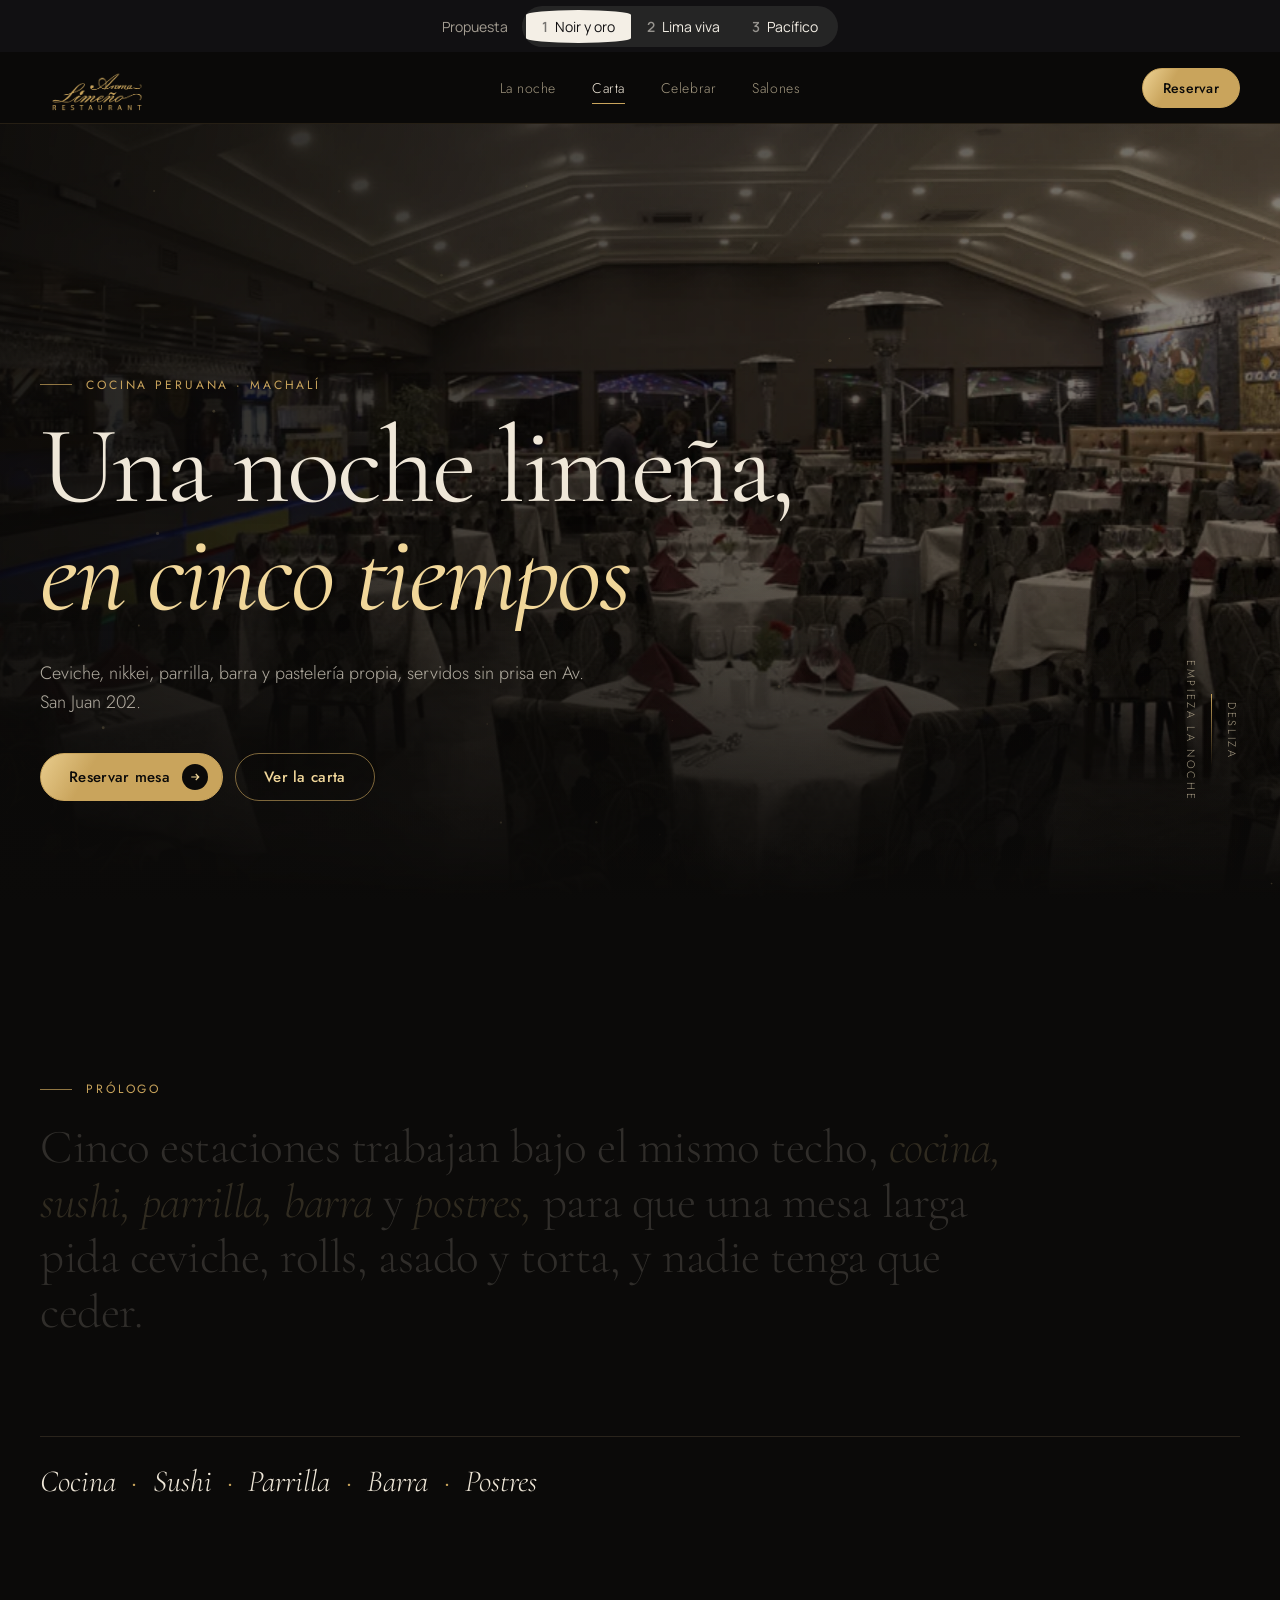
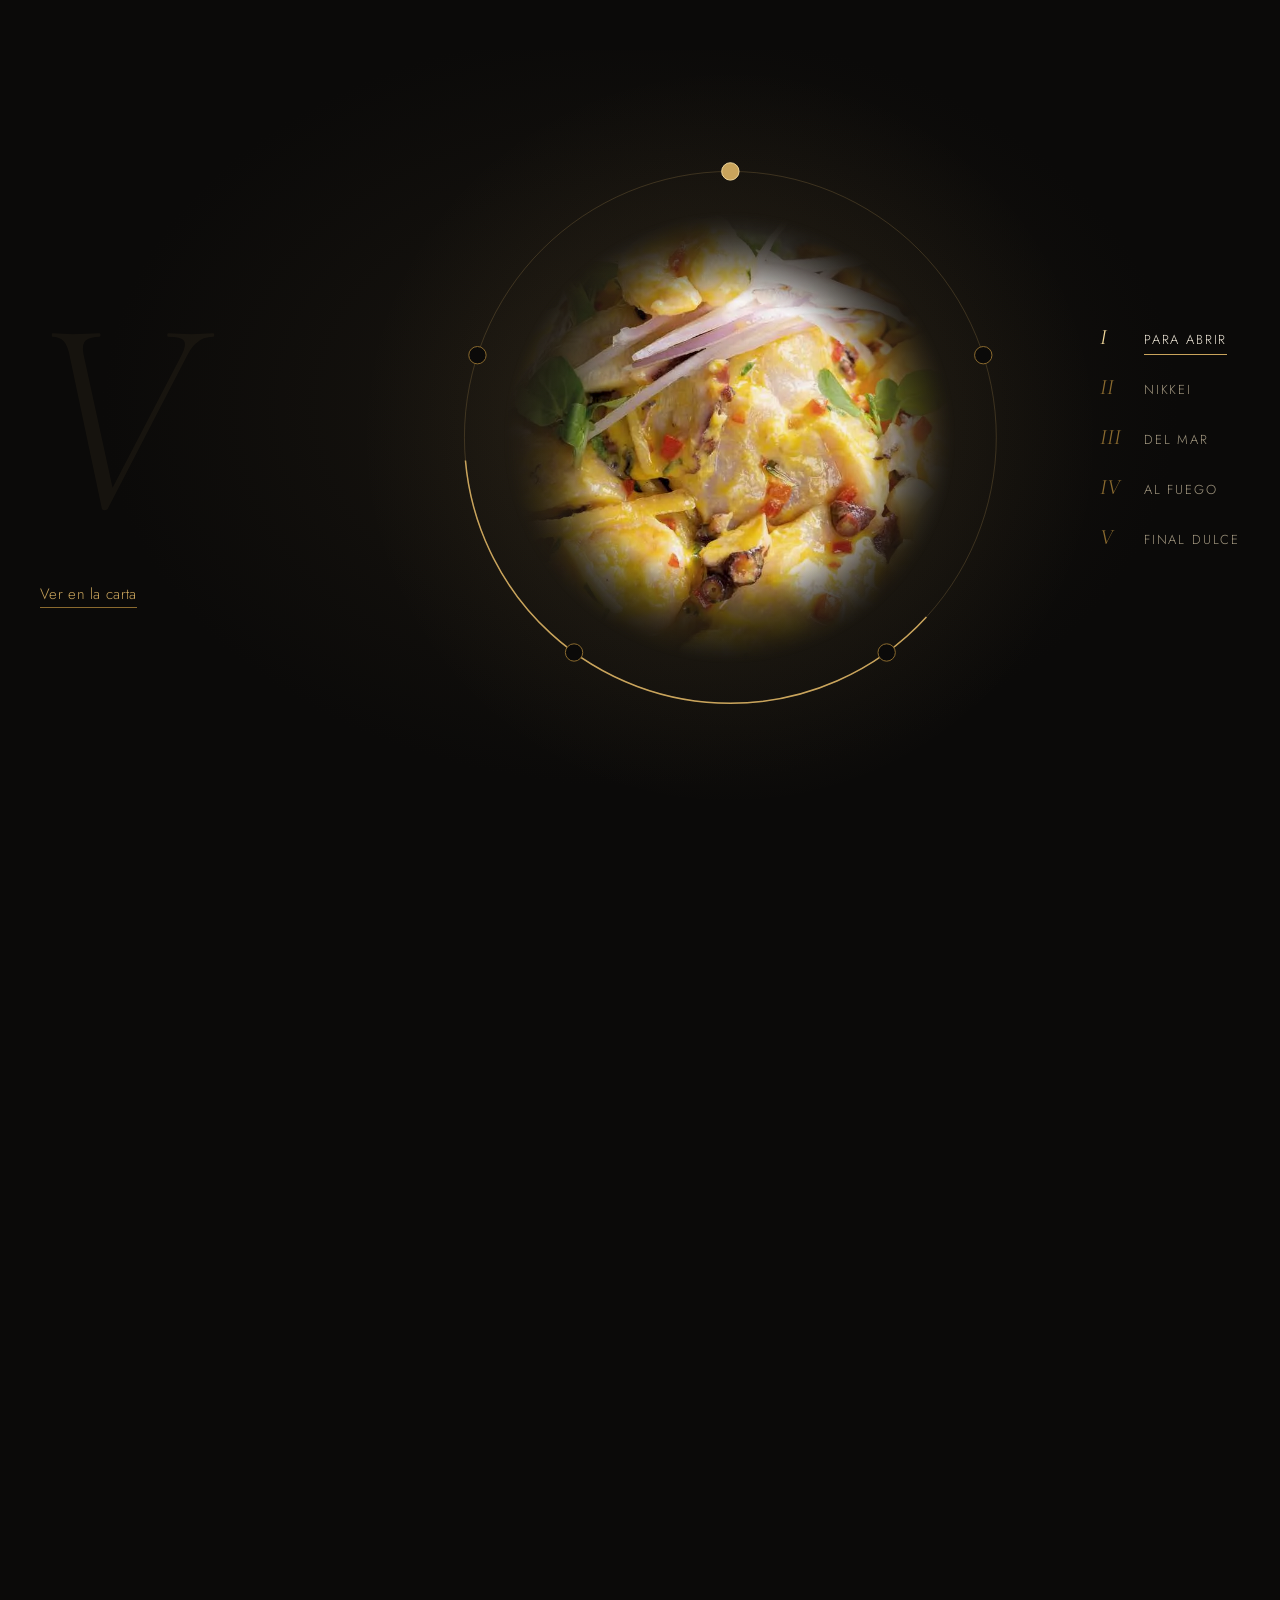
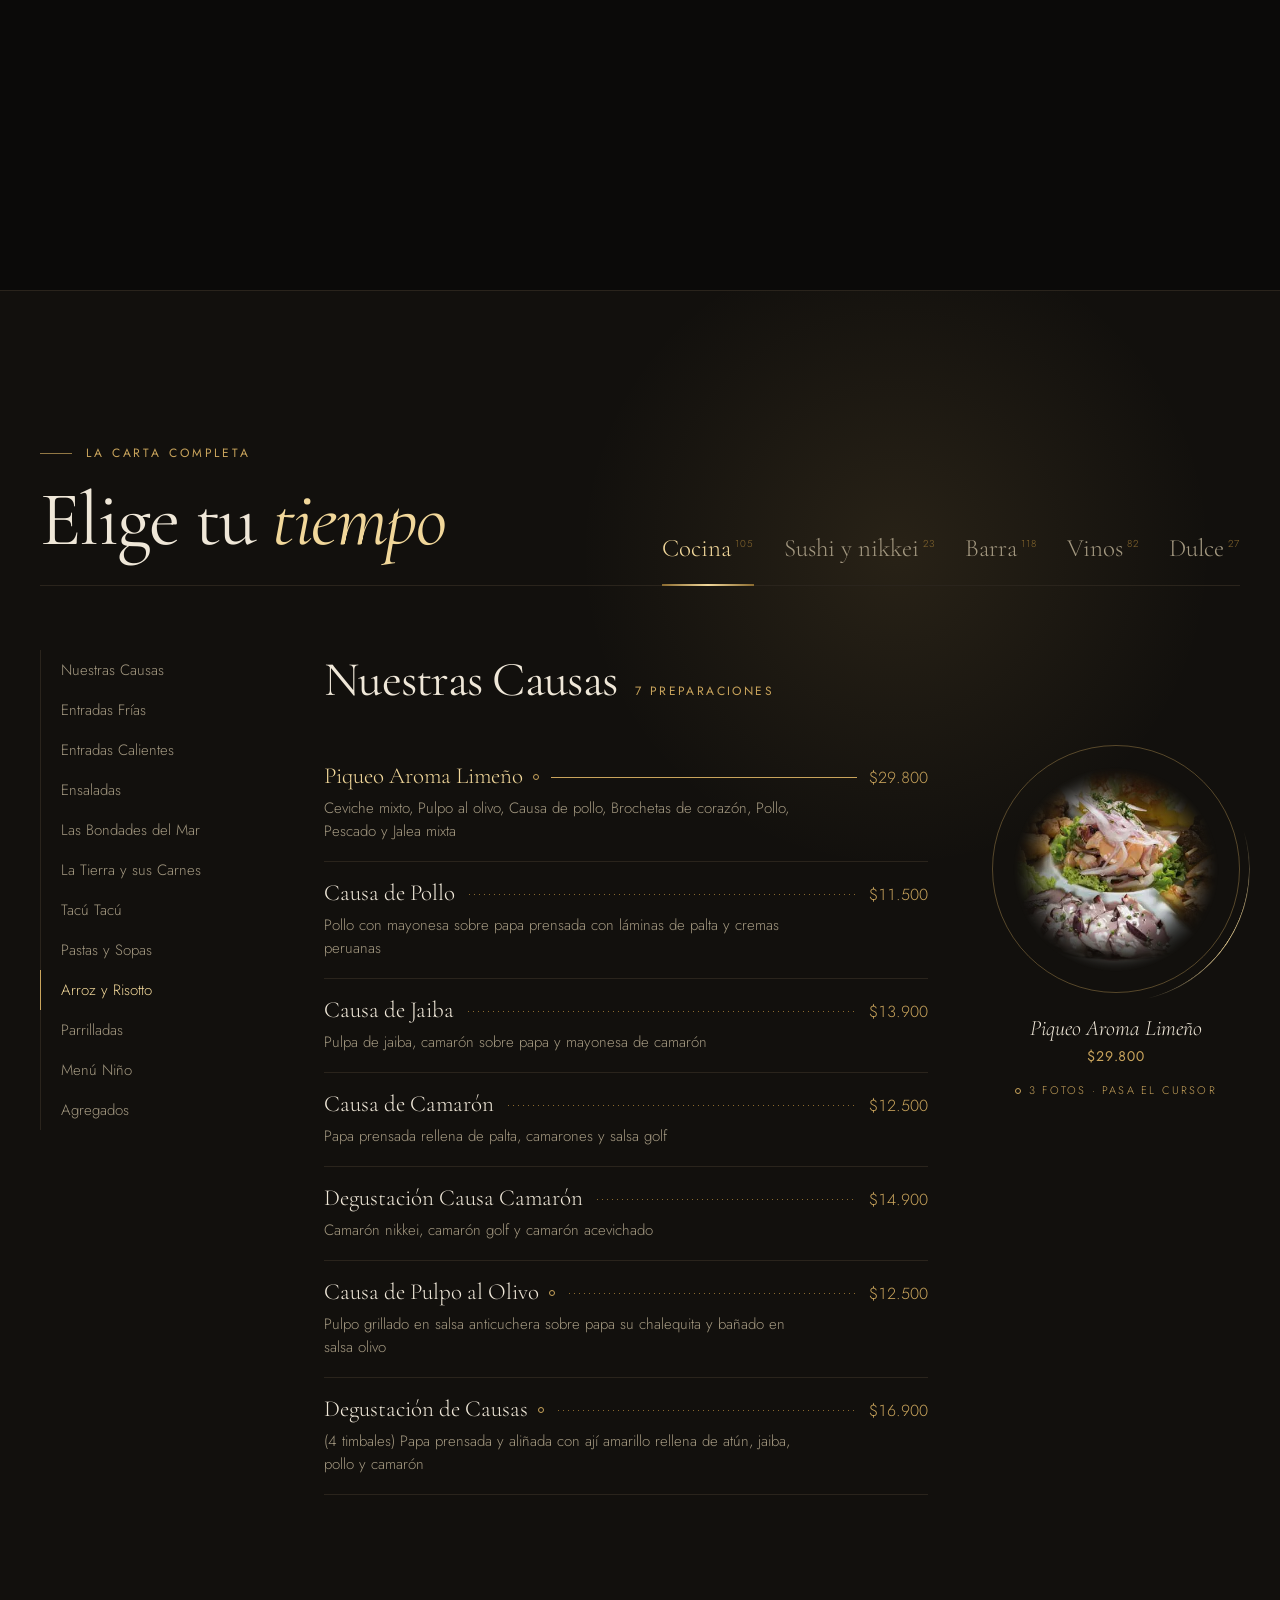
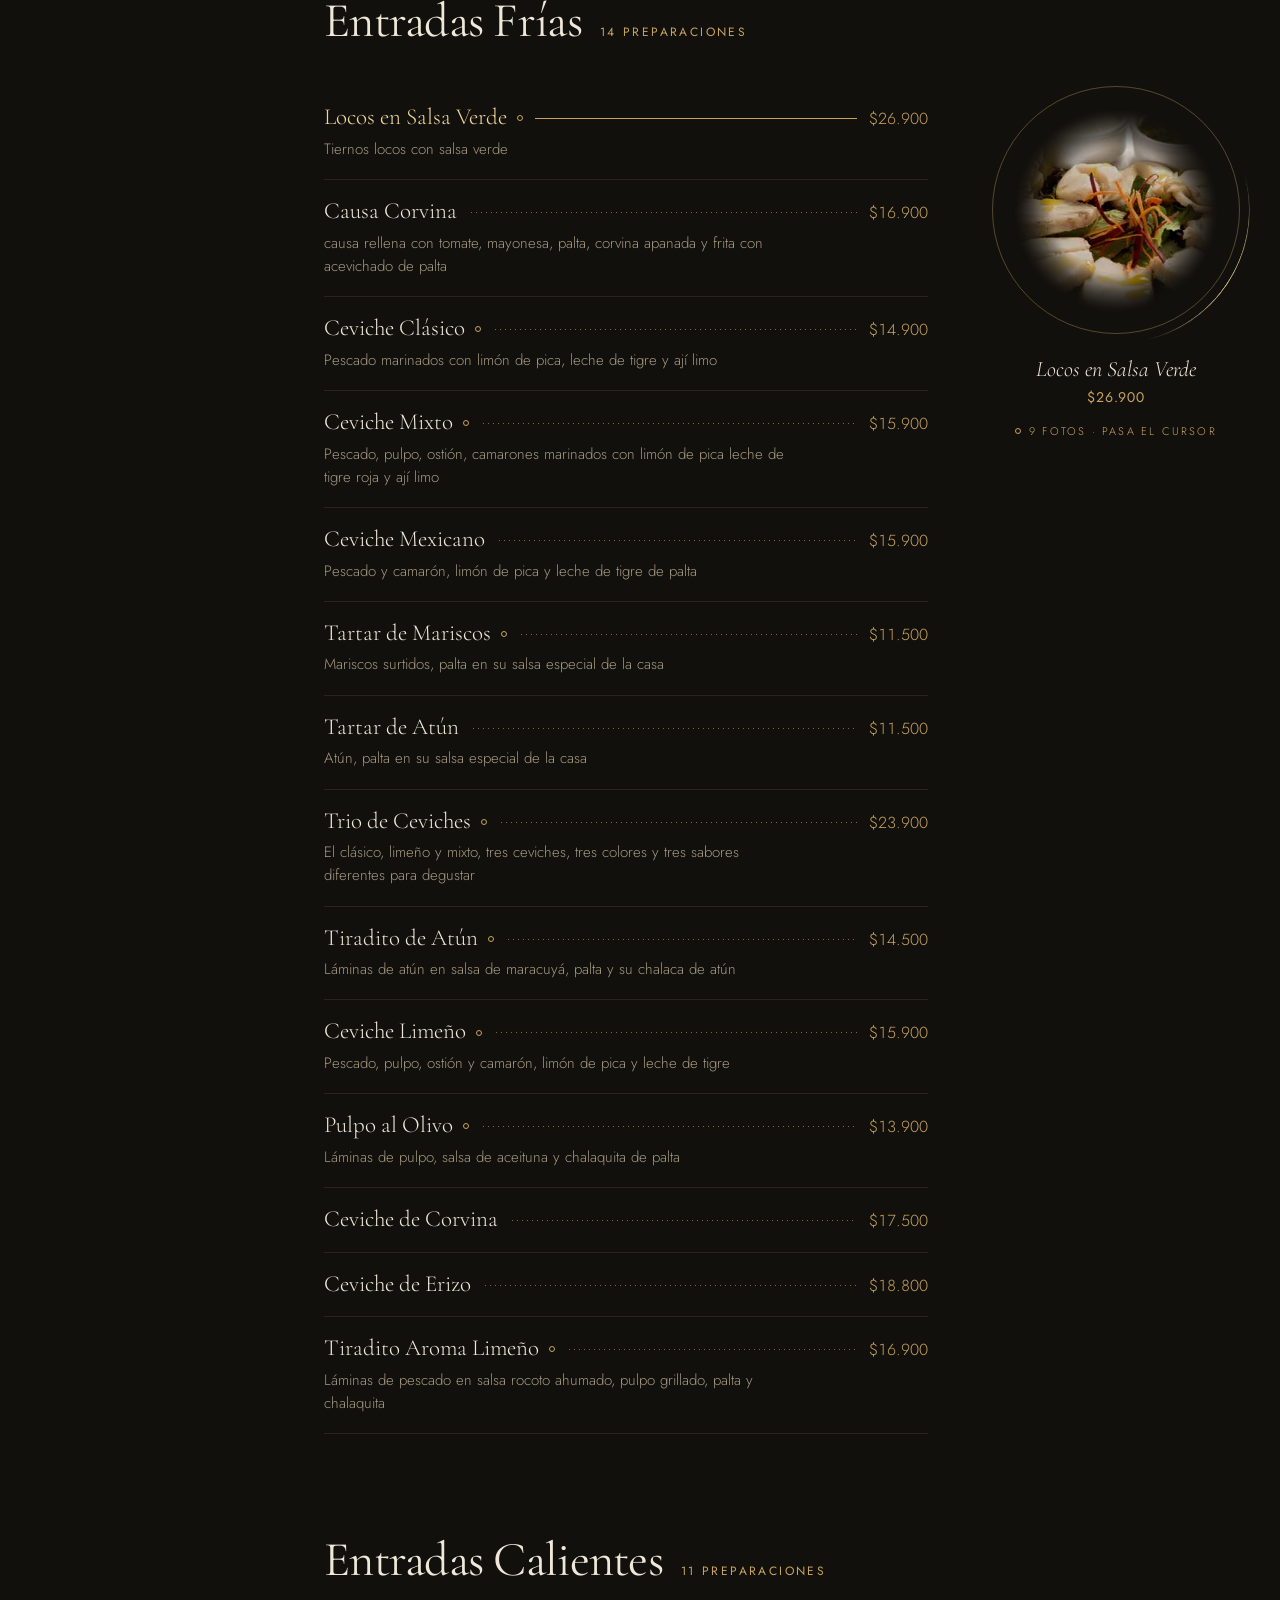
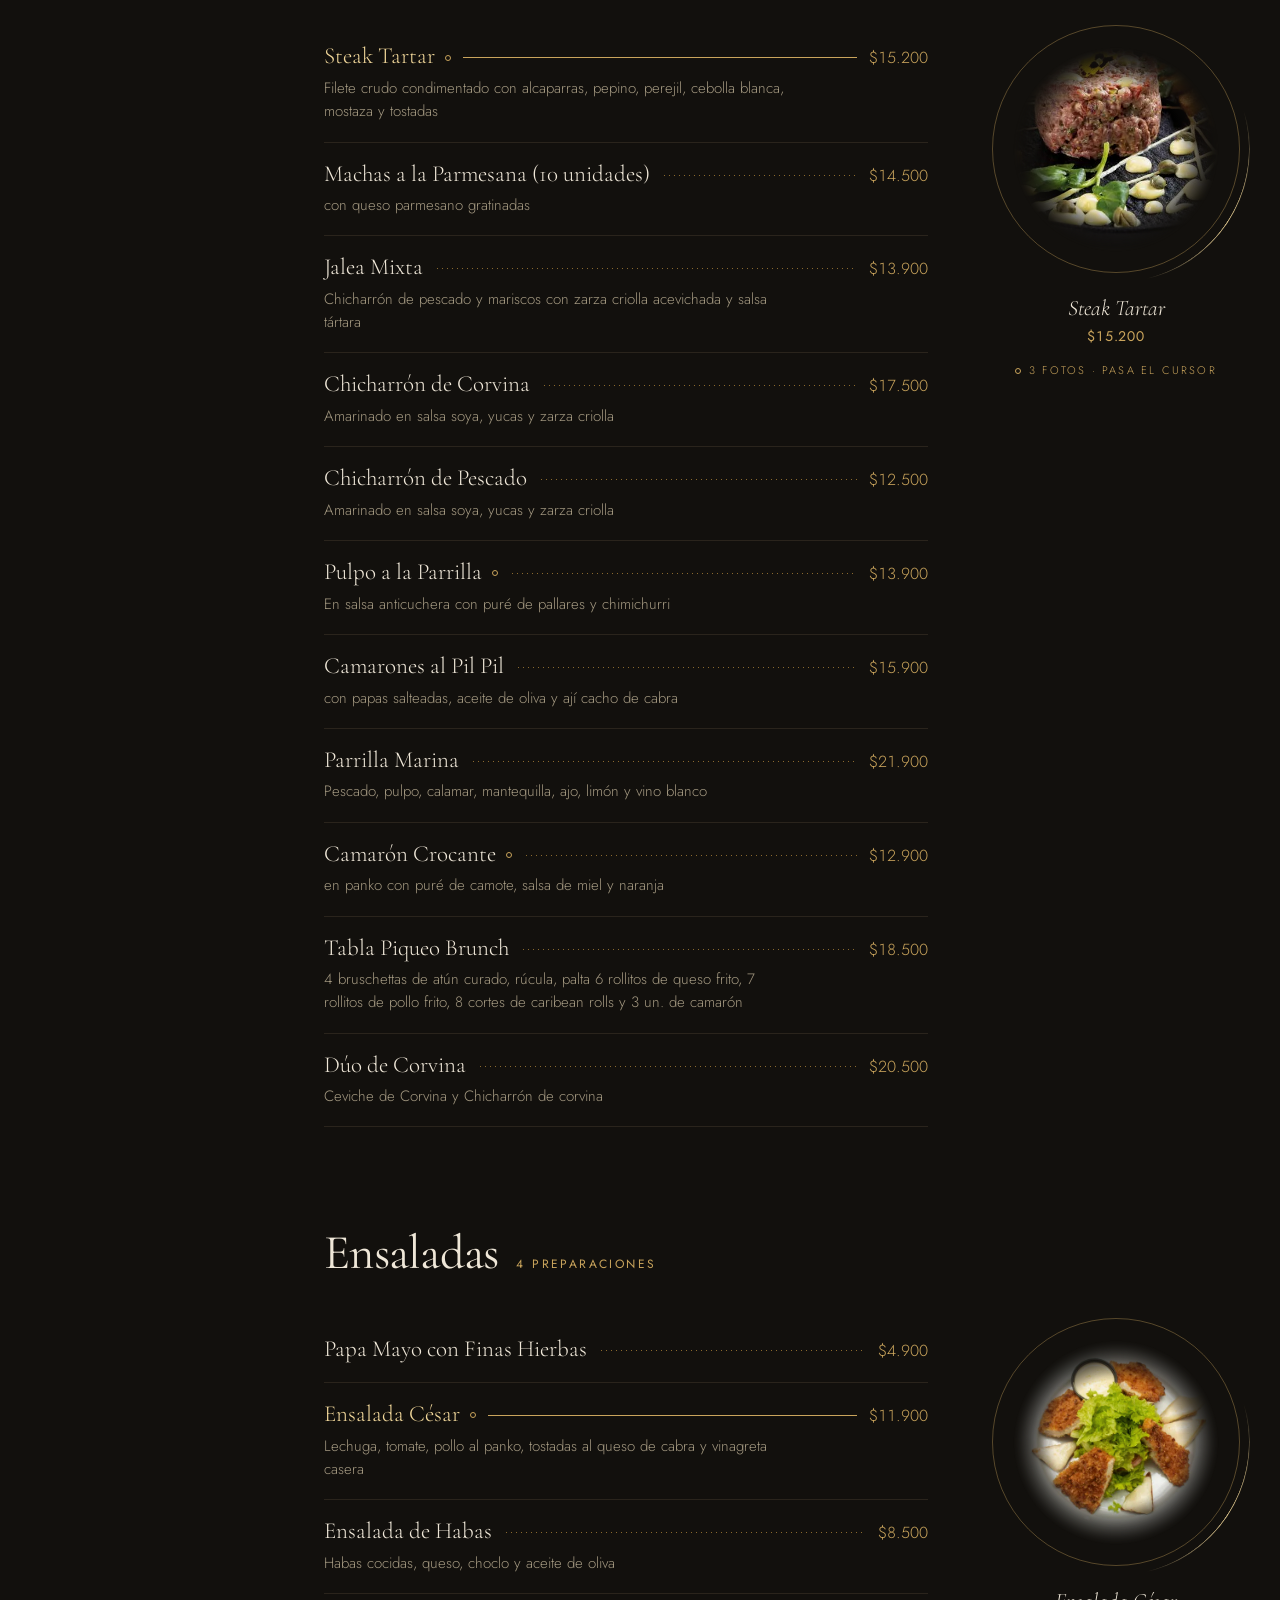
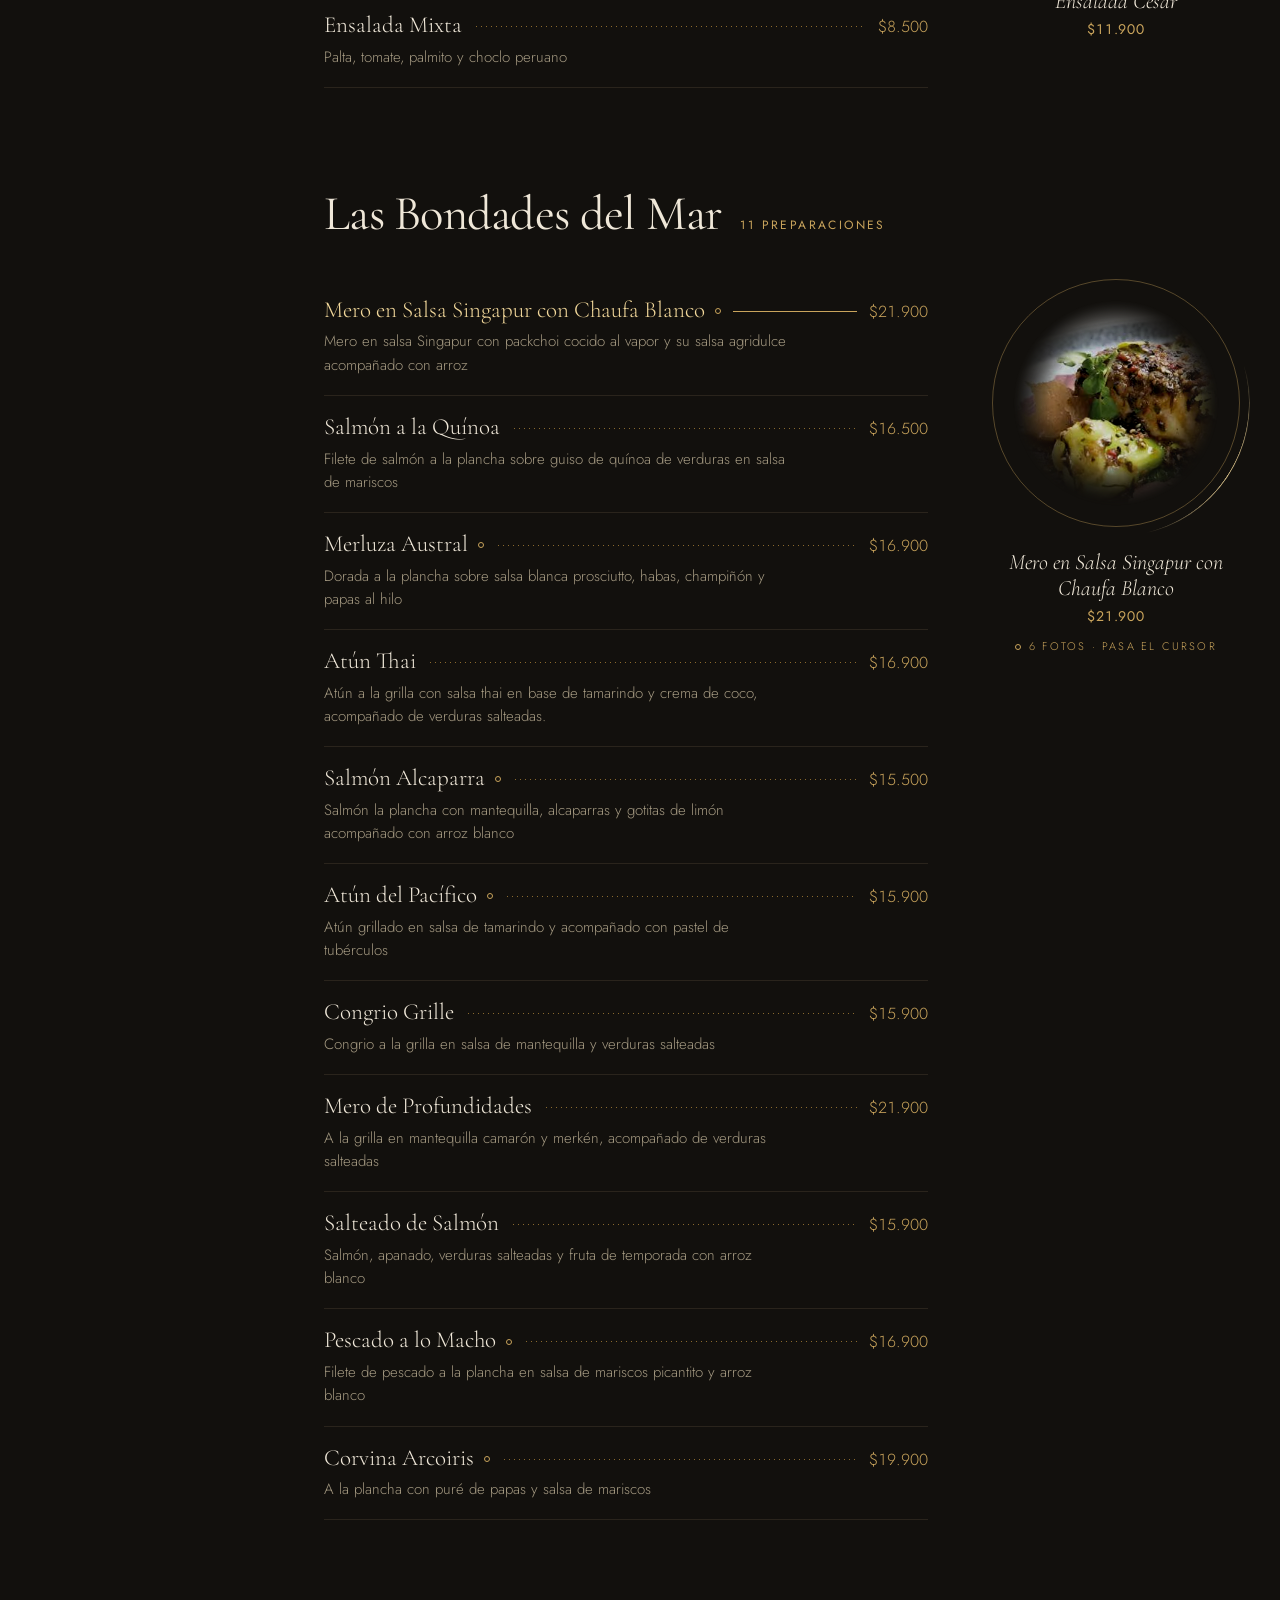
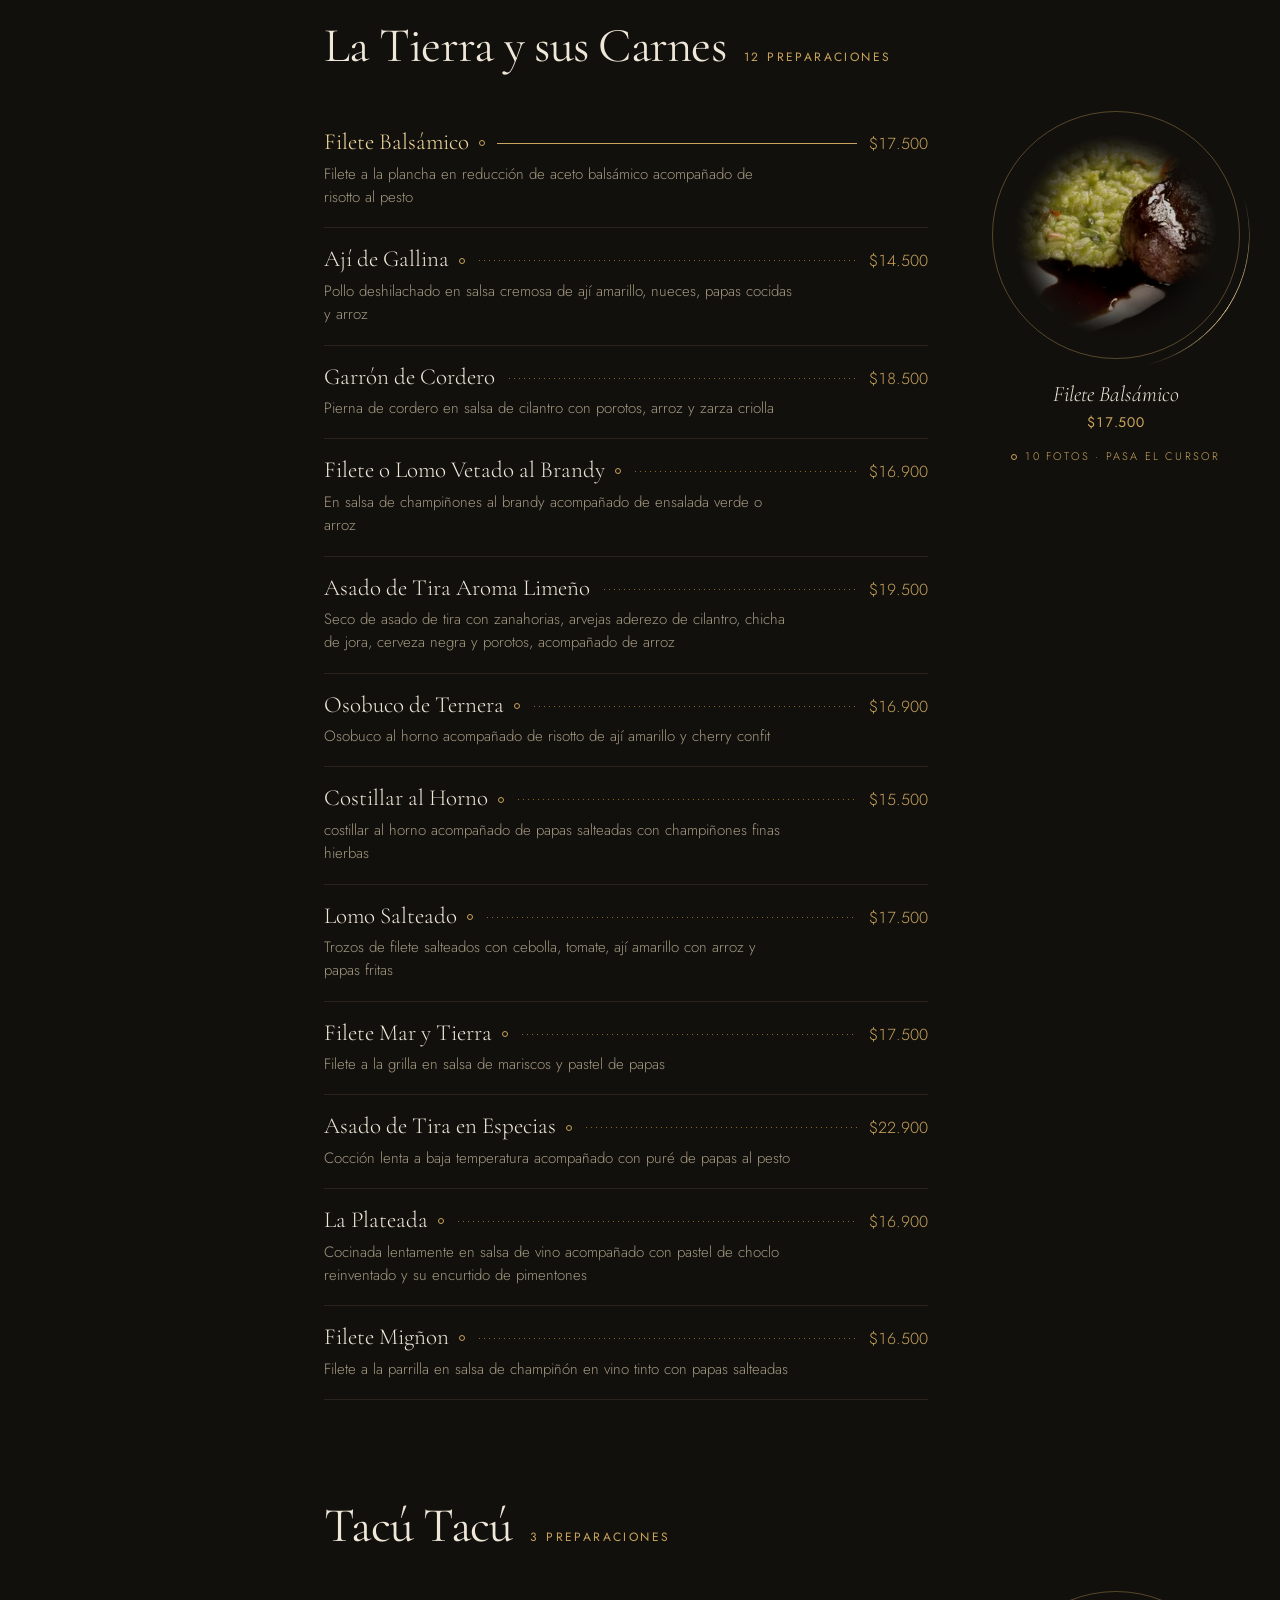
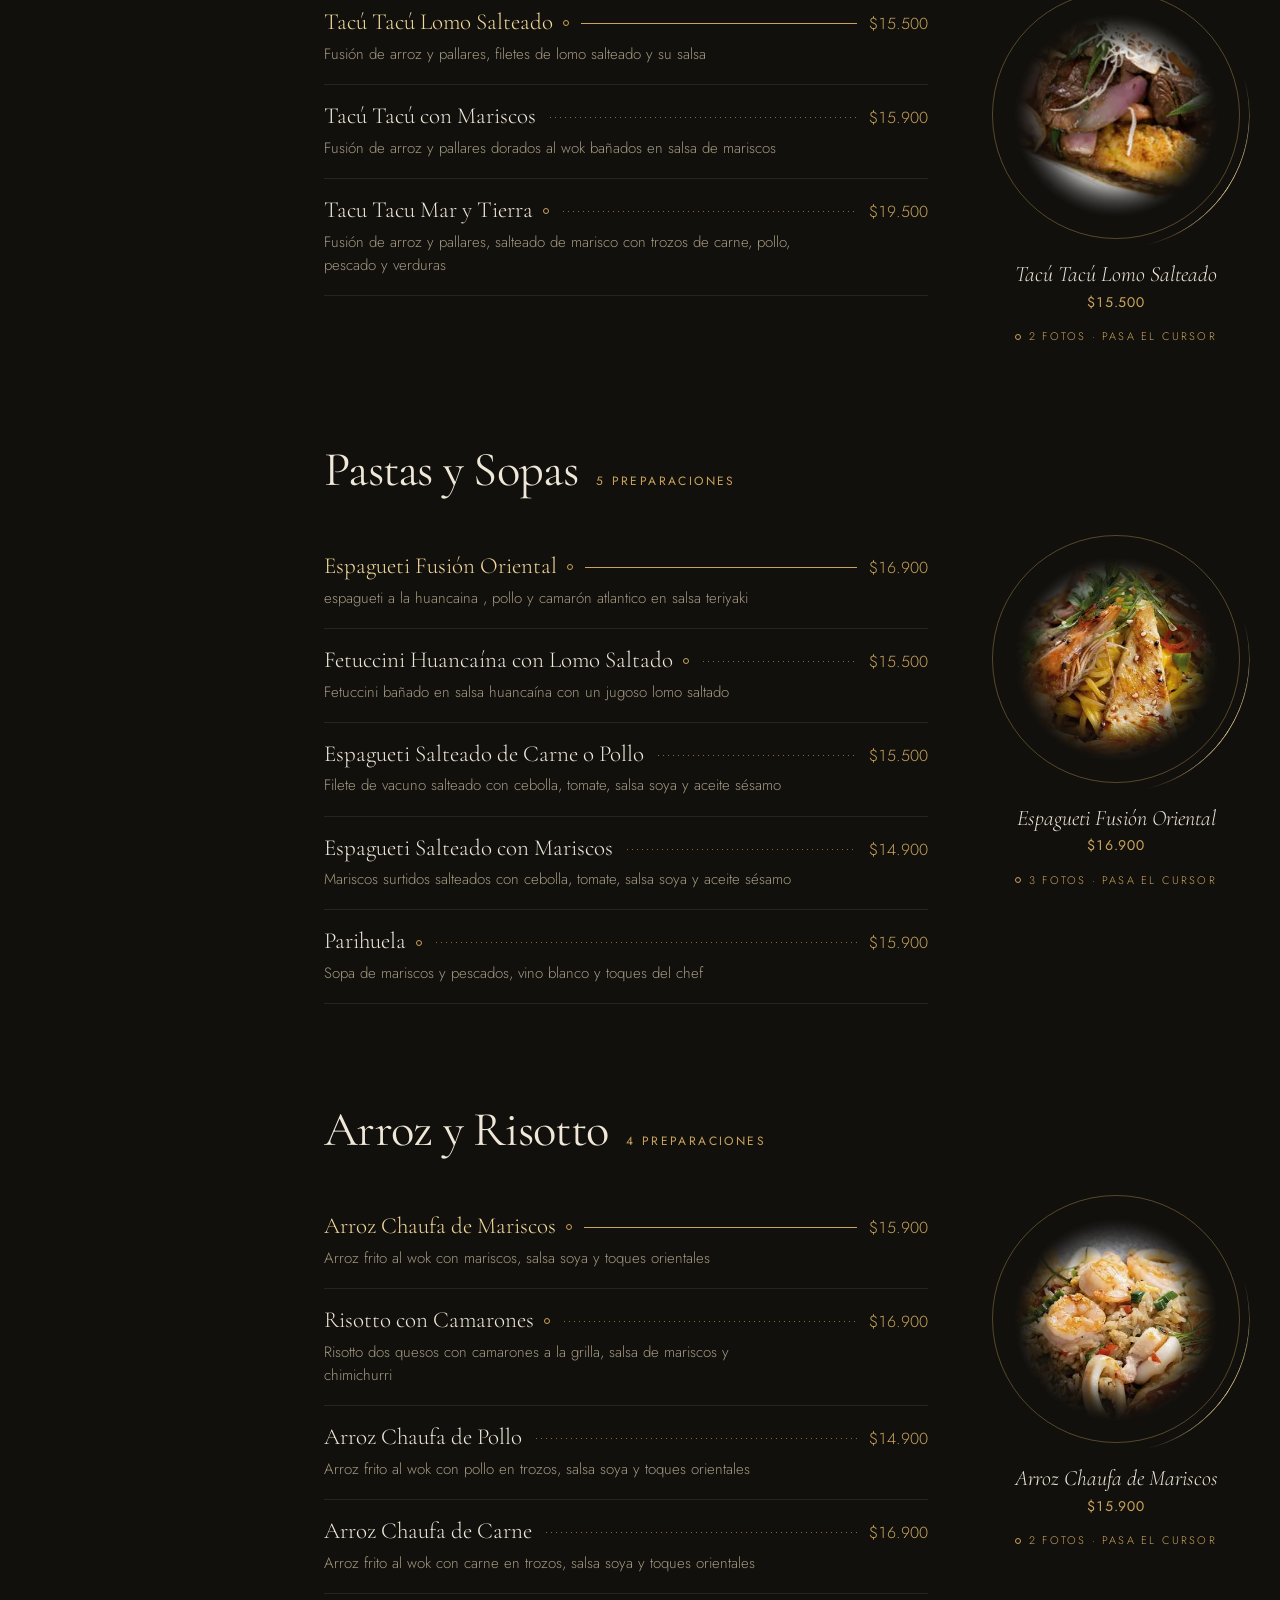
<file: index.html>
<!doctype html>
<html lang="es" data-version="noir">
<head>
<meta charset="utf-8">
<meta name="robots" content="noindex, nofollow">
<meta name="viewport" content="width=device-width, initial-scale=1">
<title>Aroma Limeño · Noir y oro</title>
<meta name="description" content="Tres propuestas de sitio web para Aroma Limeño Restaurant, cocina peruana en Machalí y Rancagua.">
<meta name="theme-color" content="#0b0a09">
<link rel="icon" href="img/logo.png">
<link rel="preconnect" href="https://fonts.googleapis.com">
<link rel="preconnect" href="https://fonts.gstatic.com" crossorigin>
<link href="https://fonts.googleapis.com/css2?family=Cormorant+Garamond:ital,wght@0,400;0,500;0,600;1,400&family=Jost:wght@300;400;500&family=Bodoni+Moda:opsz,wght@6..96,400;6..96,500&family=Outfit:wght@300;400;500&family=Instrument+Serif&family=Manrope:wght@400;500;600&display=swap" rel="stylesheet">
<link rel="stylesheet" href="css/base.css">
<link rel="stylesheet" href="css/noir.css">
<script>document.documentElement.classList.add('js');try{var xy=sessionStorage.getItem('al-xy');if(xy){xy=xy.split(',');document.documentElement.style.setProperty('--vt-x',xy[0]+'px');document.documentElement.style.setProperty('--vt-y',xy[1]+'px');sessionStorage.removeItem('al-xy');}}catch(e){}</script>
</head>
<body>

<div class="switcher" role="navigation" aria-label="Selector de propuesta">
  <span class="switcher__label">Propuesta</span>
  <div class="switcher__track">
    <span class="switcher__thumb" aria-hidden="true"></span>
    <a class="switcher__btn" href="index.html" data-go="noir"><b>1</b> Noir y oro</a>
    <a class="switcher__btn" href="lima.html" data-go="lima"><b>2</b> Lima viva</a>
    <a class="switcher__btn" href="pacifico.html" data-go="pacifico"><b>3</b> Pacífico</a>
  </div>
</div>

<div class="v v-noir" data-v="noir">
  <canvas class="n-dust" aria-hidden="true"></canvas>
  <a class="n-skip" href="#n-carta">Saltar a la carta</a>

  <header class="n-nav">
    <a href="index.html" class="n-logo logo-mask" aria-label="Aroma Limeño, inicio"></a>
    <nav aria-label="Principal">
      <a href="#n-tiempos" data-scroll>La noche</a>
      <a href="#n-carta" data-scroll>Carta</a>
      <a href="#n-celebrar" data-scroll>Celebrar</a>
      <a href="#n-salones" data-scroll>Salones</a>
    </nav>
    <div class="n-nav__end">
      <a class="n-btn n-btn--sm" href="#n-reserva" data-scroll>Reservar</a>
      <button class="n-burger" type="button" aria-expanded="false" aria-controls="n-menu" aria-label="Abrir menú"><i></i><i></i></button>
    </div>
  </header>
  <div class="n-menu" id="n-menu" hidden>
    <nav aria-label="Menú móvil">
      <a href="#n-tiempos" data-scroll><b>I</b>La noche</a>
      <a href="#n-carta" data-scroll><b>II</b>Carta</a>
      <a href="#n-celebrar" data-scroll><b>III</b>Celebrar</a>
      <a href="#n-salones" data-scroll><b>IV</b>Salones</a>
      <a href="#n-reserva" data-scroll><b>V</b>Reservas</a>
    </nav>
    <p class="n-menu__tel"><a href="tel:+56722489968">(72) 248 9968</a> · <a href="tel:+56722489928">(72) 248 9928</a></p>
  </div>

  <main>
    <!-- 1 · HERO -->
    <section class="n-hero" aria-labelledby="n-h1">
      <div class="n-hero__bg"><img src="img/g029.webp" alt="Salón principal de Aroma Limeño con mesas vestidas de blanco" fetchpriority="high"></div>
      <div class="n-hero__inner">
        <p class="n-eyebrow n-in" style="--d:.15s">Cocina peruana · Machalí</p>
        <h1 class="n-hero__title" id="n-h1">
          <span class="n-line"><span class="n-in n-in--up" style="--d:.25s">Una noche limeña,</span></span>
          <span class="n-line"><em class="n-in n-in--up" style="--d:.4s">en cinco tiempos</em></span>
        </h1>
        <p class="n-hero__lead n-in" style="--d:.7s">Ceviche, nikkei, parrilla, barra y pastelería propia, servidos sin prisa en Av. San Juan 202.</p>
        <div class="n-hero__acts n-in" style="--d:.85s">
          <a class="n-btn" href="tel:+56722489968">Reservar mesa <span class="n-btn__ic" aria-hidden="true"><svg viewBox="0 0 16 16"><path d="M3 8h10M9 4l4 4-4 4"/></svg></span></a>
          <a class="n-btn n-btn--line" href="#n-carta" data-scroll>Ver la carta</a>
        </div>
      </div>
      <a class="n-cue n-in" style="--d:1.1s" href="#n-prologo" data-scroll><span>Desliza</span><i aria-hidden="true"></i><span>empieza la noche</span></a>
    </section>

    <!-- 2 · PRÓLOGO -->
    <section class="n-prologo" id="n-prologo" aria-label="Prólogo">
      <div class="wrap">
        <p class="n-eyebrow">Prólogo</p>
        <p class="n-mani" data-mani>Cinco estaciones trabajan bajo el mismo techo, cocina, sushi, parrilla, barra y postres, para que una mesa larga pida ceviche, rolls, asado y torta, y nadie tenga que ceder.</p>
        <ul class="n-est" aria-label="Las cinco estaciones">
          <li>Cocina</li><li>Sushi</li><li>Parrilla</li><li>Barra</li><li>Postres</li>
        </ul>
      </div>
    </section>

    <!-- 3 · CINCO TIEMPOS (signature) -->
    <section class="n-tiempos" id="n-tiempos" aria-labelledby="n-tiempos-h">
      <div class="n-stage">
        <h2 class="sr" id="n-tiempos-h">La noche en cinco tiempos</h2>
        <ol class="n-steps" aria-label="Tiempos de la noche"></ol>
        <div class="n-plate">
          <div class="n-plate__halo" aria-hidden="true"></div>
          <div class="n-plate__stack"></div>
          <svg class="n-ring" viewBox="0 0 200 200" aria-hidden="true">
            <circle class="n-ring__base" cx="100" cy="100" r="98"/>
            <circle class="n-ring__prog" cx="100" cy="100" r="98" pathLength="1"/>
            <g class="n-ring__ticks"></g>
          </svg>
        </div>
        <div class="n-stage__copy">
          <span class="n-ghost" aria-hidden="true">I</span>
          <p class="n-eyebrow n-t-eye"><span class="n-mask"><span>Tiempo I · Cocina y barra</span></span></p>
          <h3 class="n-t-name"><span class="n-mask"><span>Ceviche Limeño</span></span></h3>
          <p class="n-t-desc"><span class="n-mask"><span></span></span></p>
          <p class="n-t-meta"><span class="n-mask"><span></span></span></p>
          <button class="n-link n-t-go" type="button">Ver en la carta</button>
        </div>
      </div>
    </section>

    <!-- 4 · CARTA -->
    <section class="n-carta" id="n-carta" aria-labelledby="n-carta-h">
      <div class="n-glow" aria-hidden="true"></div>
      <div class="wrap">
        <div class="n-carta__head">
          <div>
            <p class="n-eyebrow">La carta completa</p>
            <h2 class="n-h2" id="n-carta-h">Elige tu <em>tiempo</em></h2>
          </div>
          <div class="n-tabsw"><div class="n-tabs" role="tablist" aria-label="Grupos de la carta"><span class="n-tabs__bar" aria-hidden="true"></span></div></div>
        </div>
        <div class="n-carta__body">
          <div class="n-indexw"><nav class="n-index" aria-label="Secciones del grupo"></nav></div>
          <div class="n-panel" id="n-panel" role="tabpanel"></div>
        </div>
        <noscript><p>Revisa la <a href="https://aromalimeno.cl/wp-content/uploads/2024/11/carta_Oct24-1.pdf">carta en PDF</a>.</p></noscript>
      </div>
    </section>

    <!-- 5 · CELEBRAR -->
    <section class="n-cele" id="n-celebrar" aria-labelledby="n-cele-h">
      <div class="wrap">
        <div class="n-cele__head reveal">
          <p class="n-eyebrow">Fuera de carta</p>
          <h2 class="n-h2" id="n-cele-h">Para <em>celebrar</em></h2>
        </div>
        <div class="n-cele__grid">
          <article class="n-card n-card--noche reveal">
            <div class="n-card__ph"><img src="img/g025.webp" alt="Degustación de postres de la casa en vasitos" loading="lazy"></div>
            <span class="n-card__num" aria-hidden="true">I</span>
            <h3>Postres y tortas de la casa</h3>
            <p>Tortas por encargo de 5 a 50 personas, también sin azúcar, con decoración a pedido.</p>
            <a class="n-card__cta" href="https://aromalimeno.cl/tortas/">Ver tortas</a>
          </article>
          <article class="n-card reveal">
            <div class="n-card__ph"><img src="img/g020.webp" alt="Parrilla para compartir con carnes, papas y salsas" loading="lazy"></div>
            <span class="n-card__num" aria-hidden="true">II</span>
            <h3>Banquetería</h3>
            <p>Menús para cumpleaños, empresas y celebraciones, en el local o donde estés.</p>
            <a class="n-card__cta" href="tel:+56722489928">Cotizar evento</a>
          </article>
          <article class="n-card n-card--noche reveal">
            <div class="n-card__ph"><img src="img/g024.webp" alt="Roll de sushi en plato blanco" loading="lazy"></div>
            <span class="n-card__num" aria-hidden="true">III</span>
            <h3>Delivery</h3>
            <p>La carta completa en tu casa, con pedido en línea.</p>
            <a class="n-card__cta" href="https://aromalimeno.getagil.com/pedir">Pedir ahora</a>
          </article>
        </div>
        <div class="n-dots" aria-hidden="true"><i class="is-on"></i><i></i><i></i></div>
      </div>
    </section>

    <!-- 6 · SALONES -->
    <section class="n-salones" id="n-salones" aria-labelledby="n-sal-h">
      <div class="n-salones__media"><img src="img/g029.webp" alt="Rincón del salón con mural peruano, banquetas y mesas vestidas de blanco" loading="lazy"></div>
      <div class="wrap n-salones__txt">
        <p class="n-eyebrow">La casa</p>
        <h2 class="n-h2" id="n-sal-h">Tres salones <em>y varias terrazas</em></h2>
        <div class="n-salones__cols">
          <p><b>Para la familia.</b> Ambientes separados para venir con niños, cómodos para todos.</p>
          <p><b>Para la sobremesa.</b> Rincones más tranquilos para conversar sin apuro hasta el último café.</p>
        </div>
      </div>
    </section>

    <!-- 7 · RESERVA -->
    <section class="n-reserva" id="n-reserva" aria-labelledby="n-res-h">
      <div class="wrap">
        <p class="n-eyebrow reveal">Reservas</p>
        <h2 class="n-reserva__title reveal" id="n-res-h">La mesa <em>está puesta.</em></h2>
        <div class="n-reserva__grid">
          <div class="n-reserva__tels reveal">
            <p class="n-eyebrow">Llama y reserva</p>
            <a href="tel:+56722489968">(72) 248 9968</a>
            <a href="tel:+56722489928">(72) 248 9928</a>
            <a class="n-reserva__mail" href="mailto:contacto@aromalimeno.cl">contacto@aromalimeno.cl</a>
          </div>
          <dl class="n-reserva__info reveal">
            <div><dt>Dirección</dt><dd>Av. San Juan 202, Machalí, Rancagua<br><a class="n-link" href="https://maps.google.com/?q=Av.+San+Juan+202,+Machal%C3%AD">Cómo llegar</a></dd></div>
            <div><dt>En casa</dt><dd><a class="n-link" href="https://aromalimeno.getagil.com/pedir">Pedir delivery</a><br><a class="n-link" href="https://aromalimeno.cl/tortas/">Encargar tortas</a></dd></div>
            <div><dt>Síguenos</dt><dd><a class="n-link" href="https://www.instagram.com/aromalimenorgua/">Instagram</a><br><a class="n-link" href="https://www.facebook.com/Restaurantaromalimeno/">Facebook</a></dd></div>
          </dl>
        </div>
      </div>
    </section>
  </main>

  <footer class="n-foot">
    <div class="wrap n-foot__row">
      <span class="n-logo logo-mask n-logo--big" role="img" aria-label="Aroma Limeño"></span>
      <p>Aroma Limeño Restaurant · Cocina peruana · Machalí, Rancagua</p>
    </div>
  </footer>
</div>

<script src="js/carta.js"></script>
<script src="js/base.js"></script>
<script src="js/noir.js"></script>
</body>
</html>
</file>
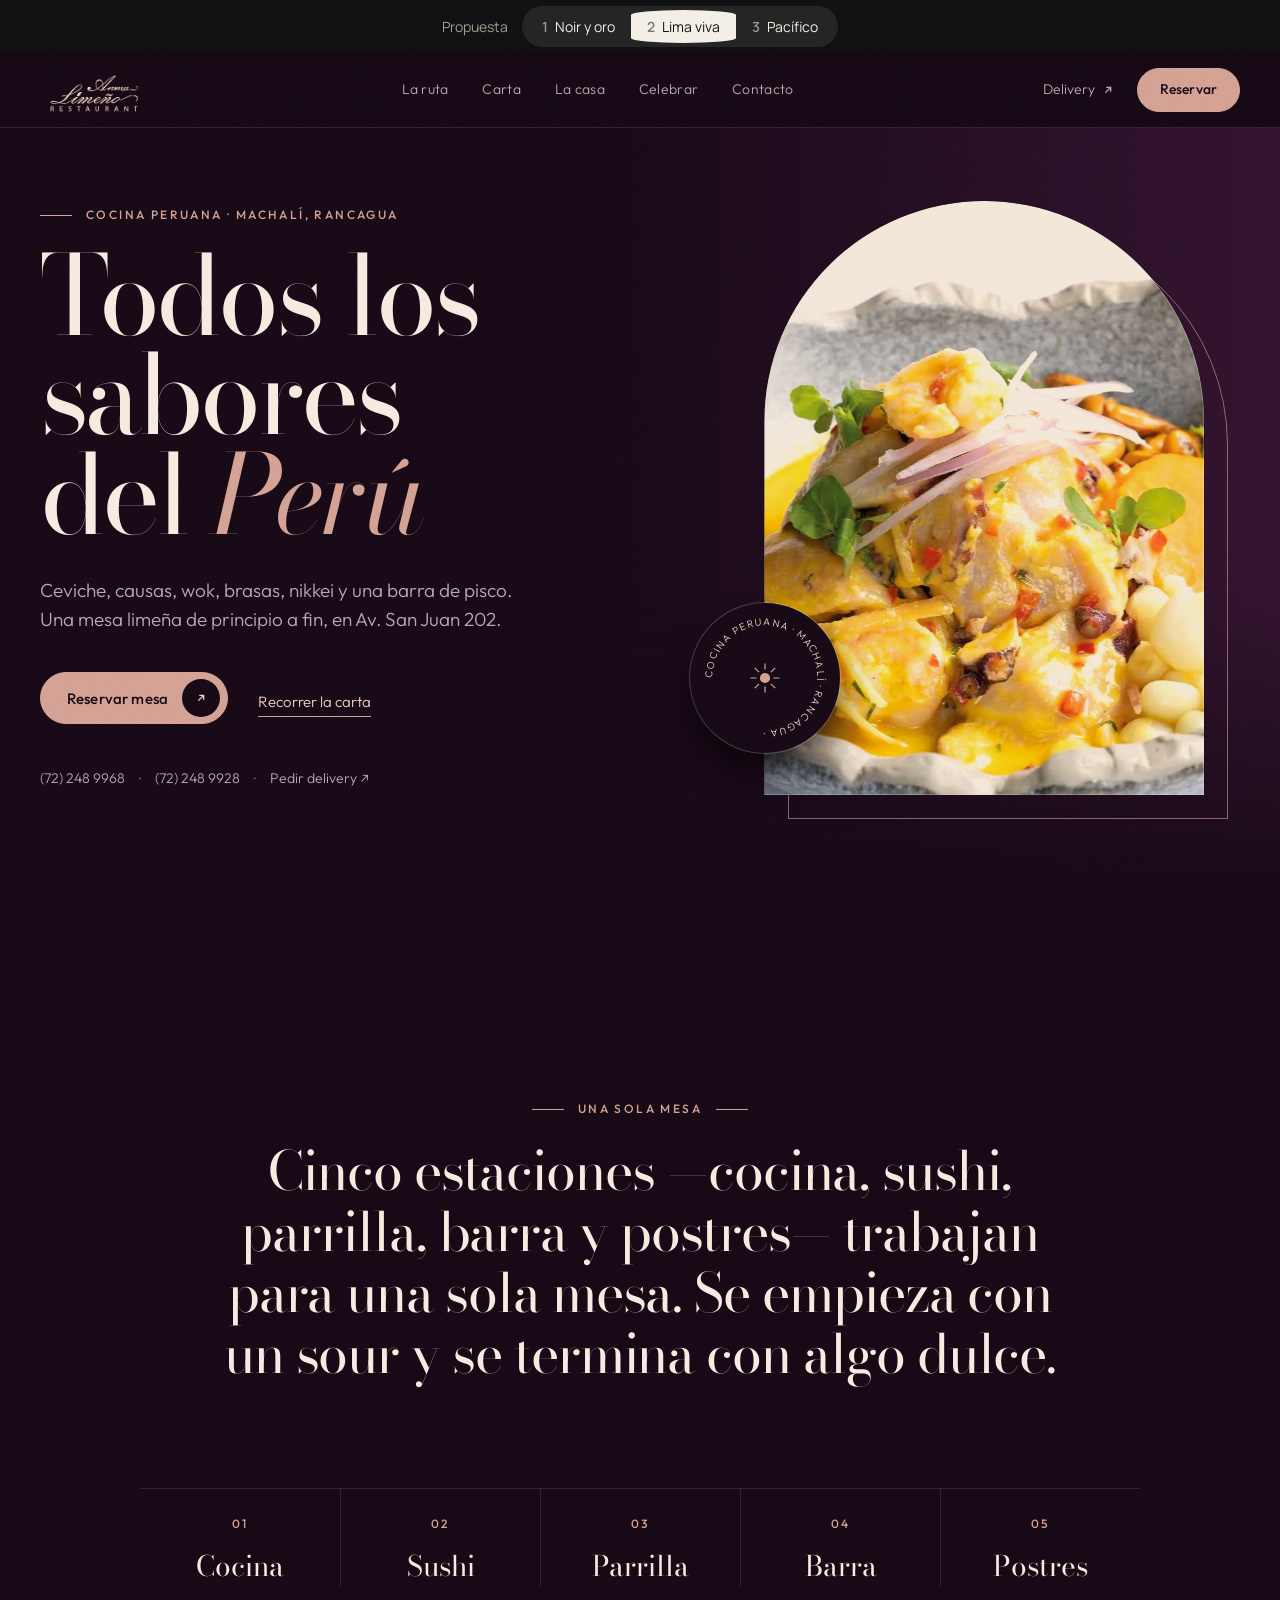
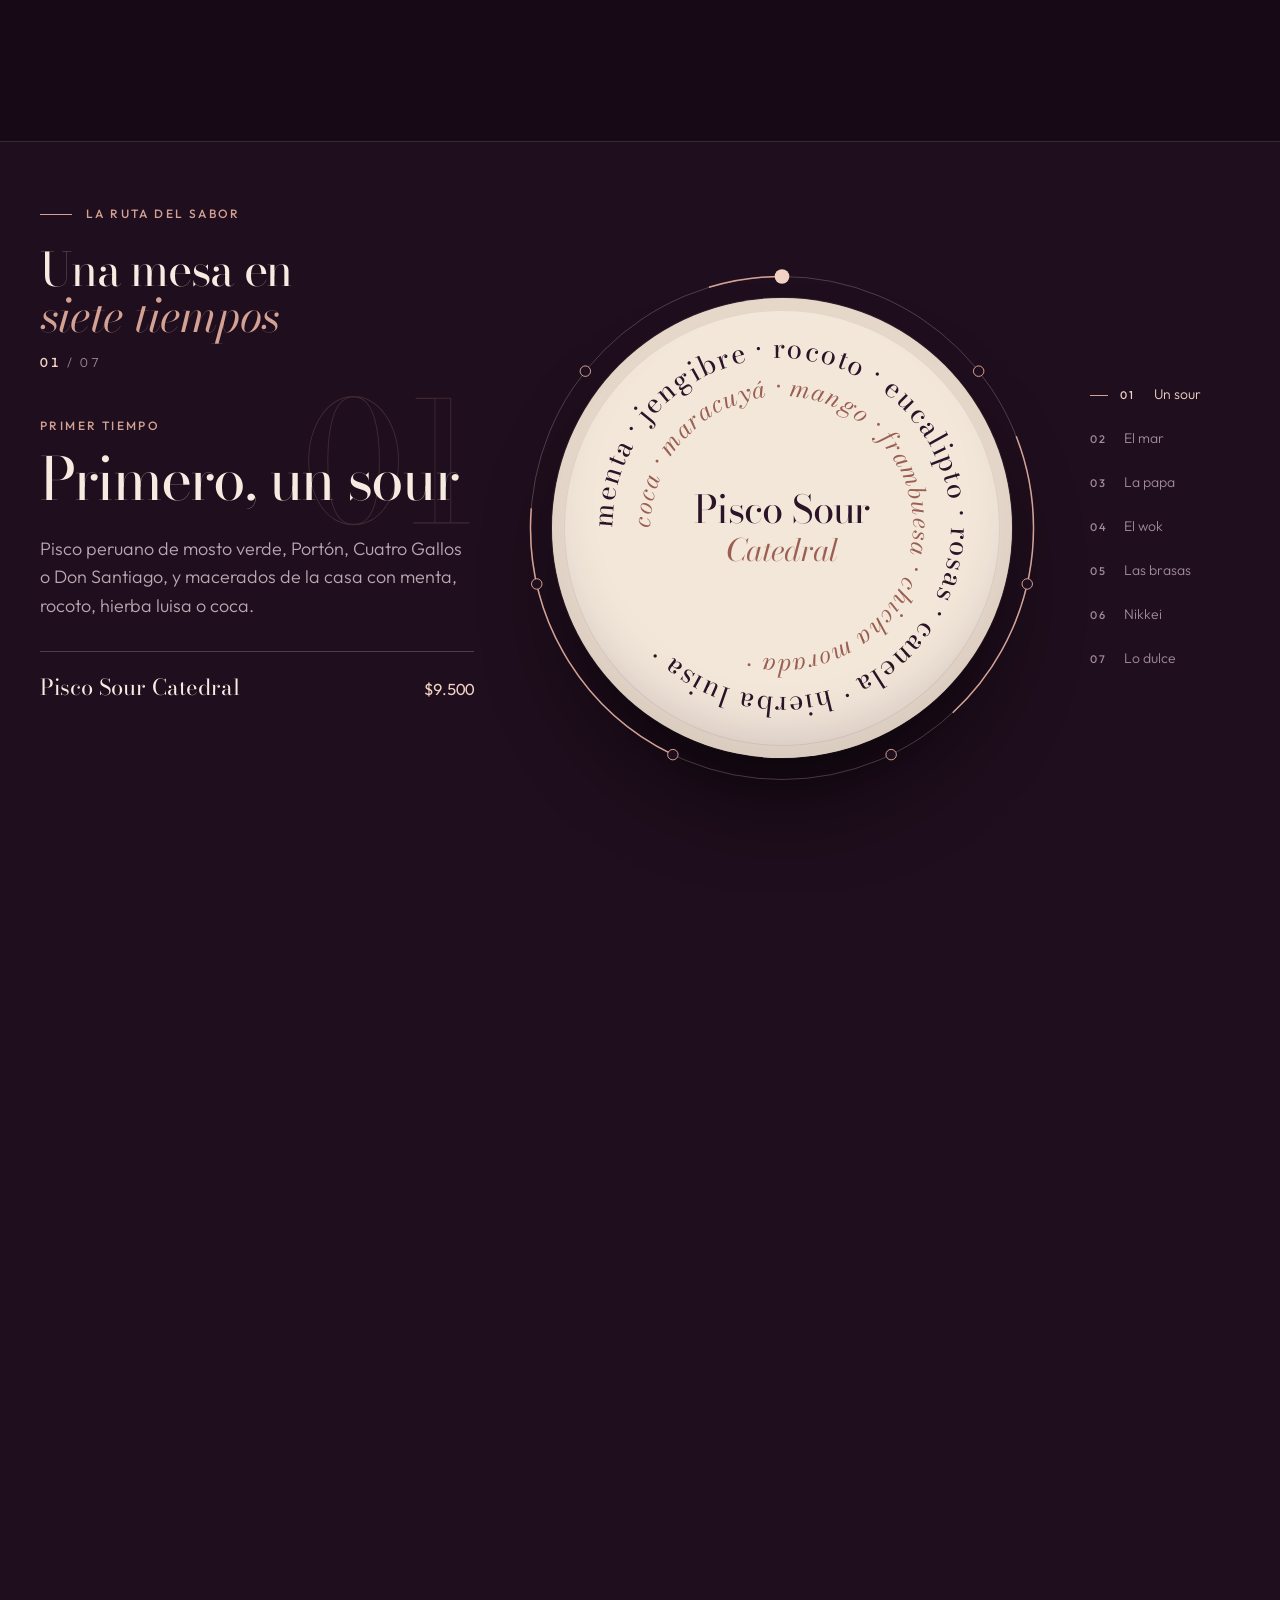
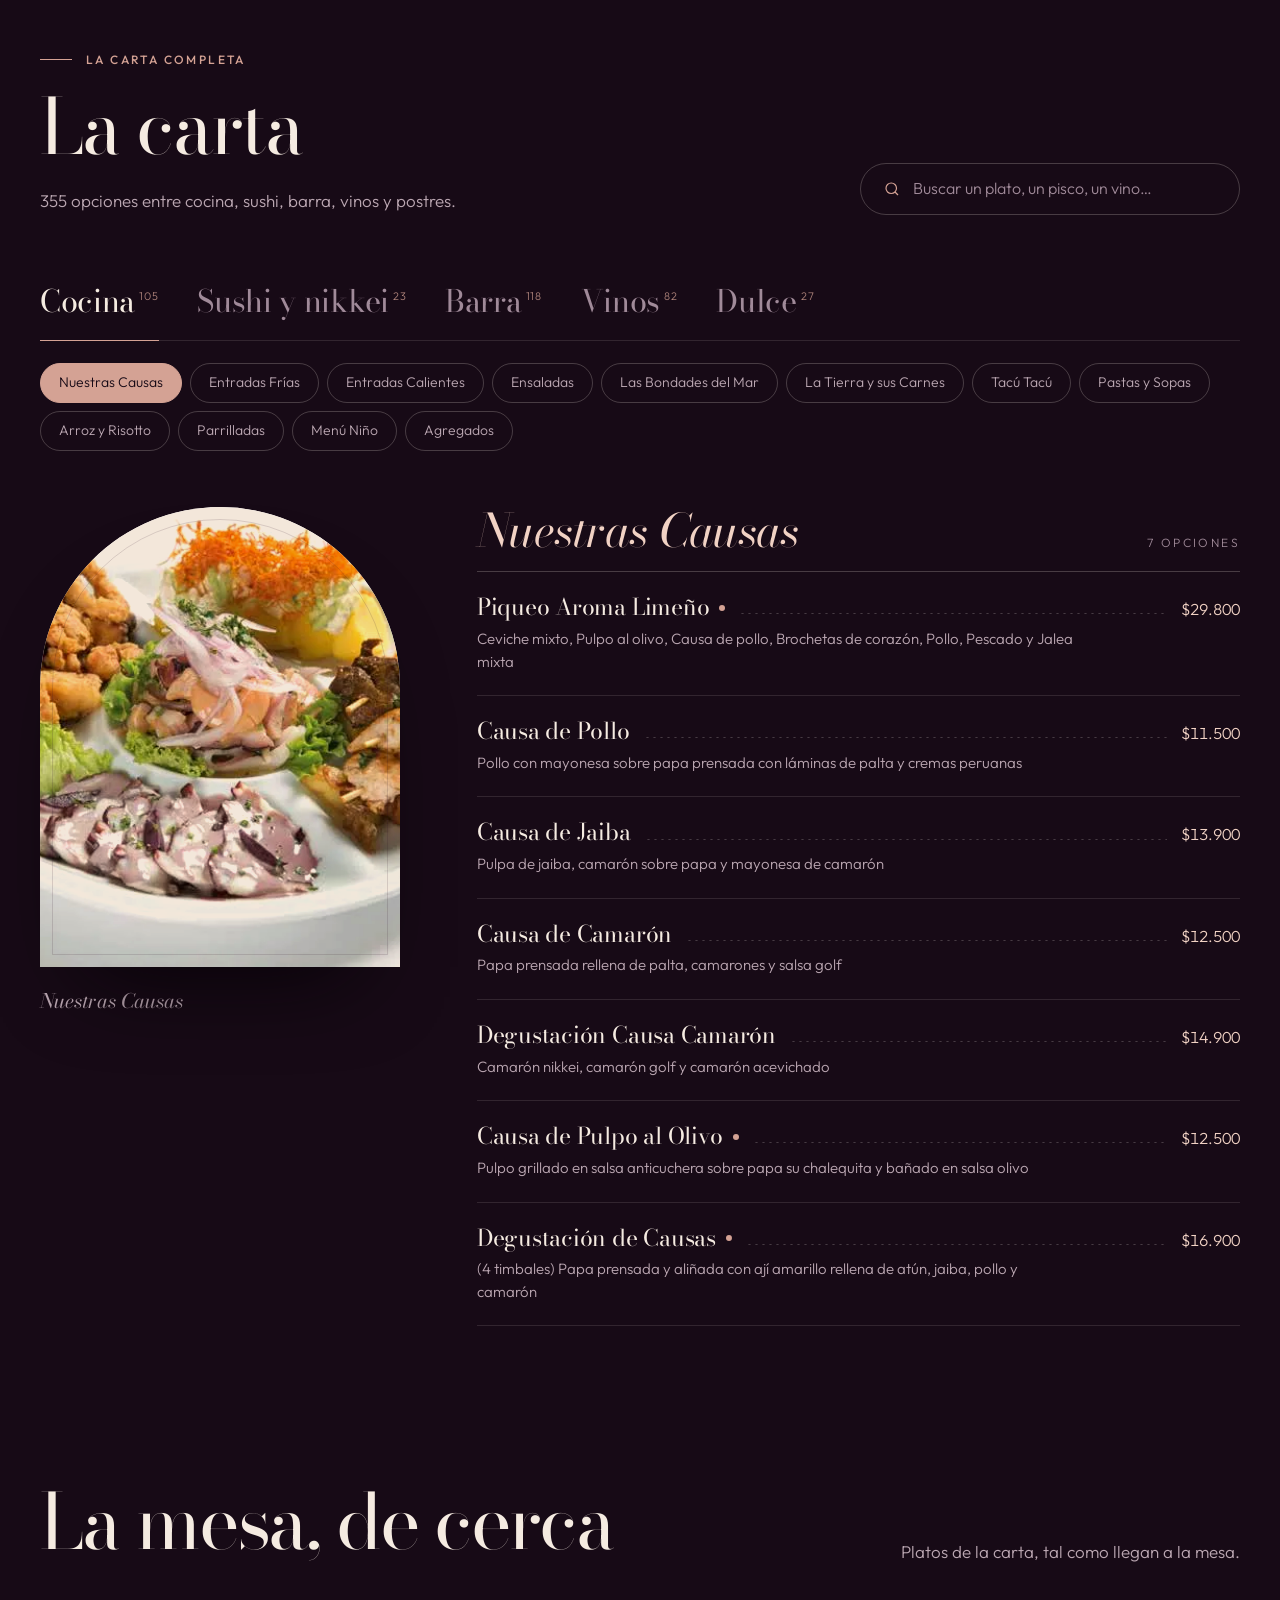
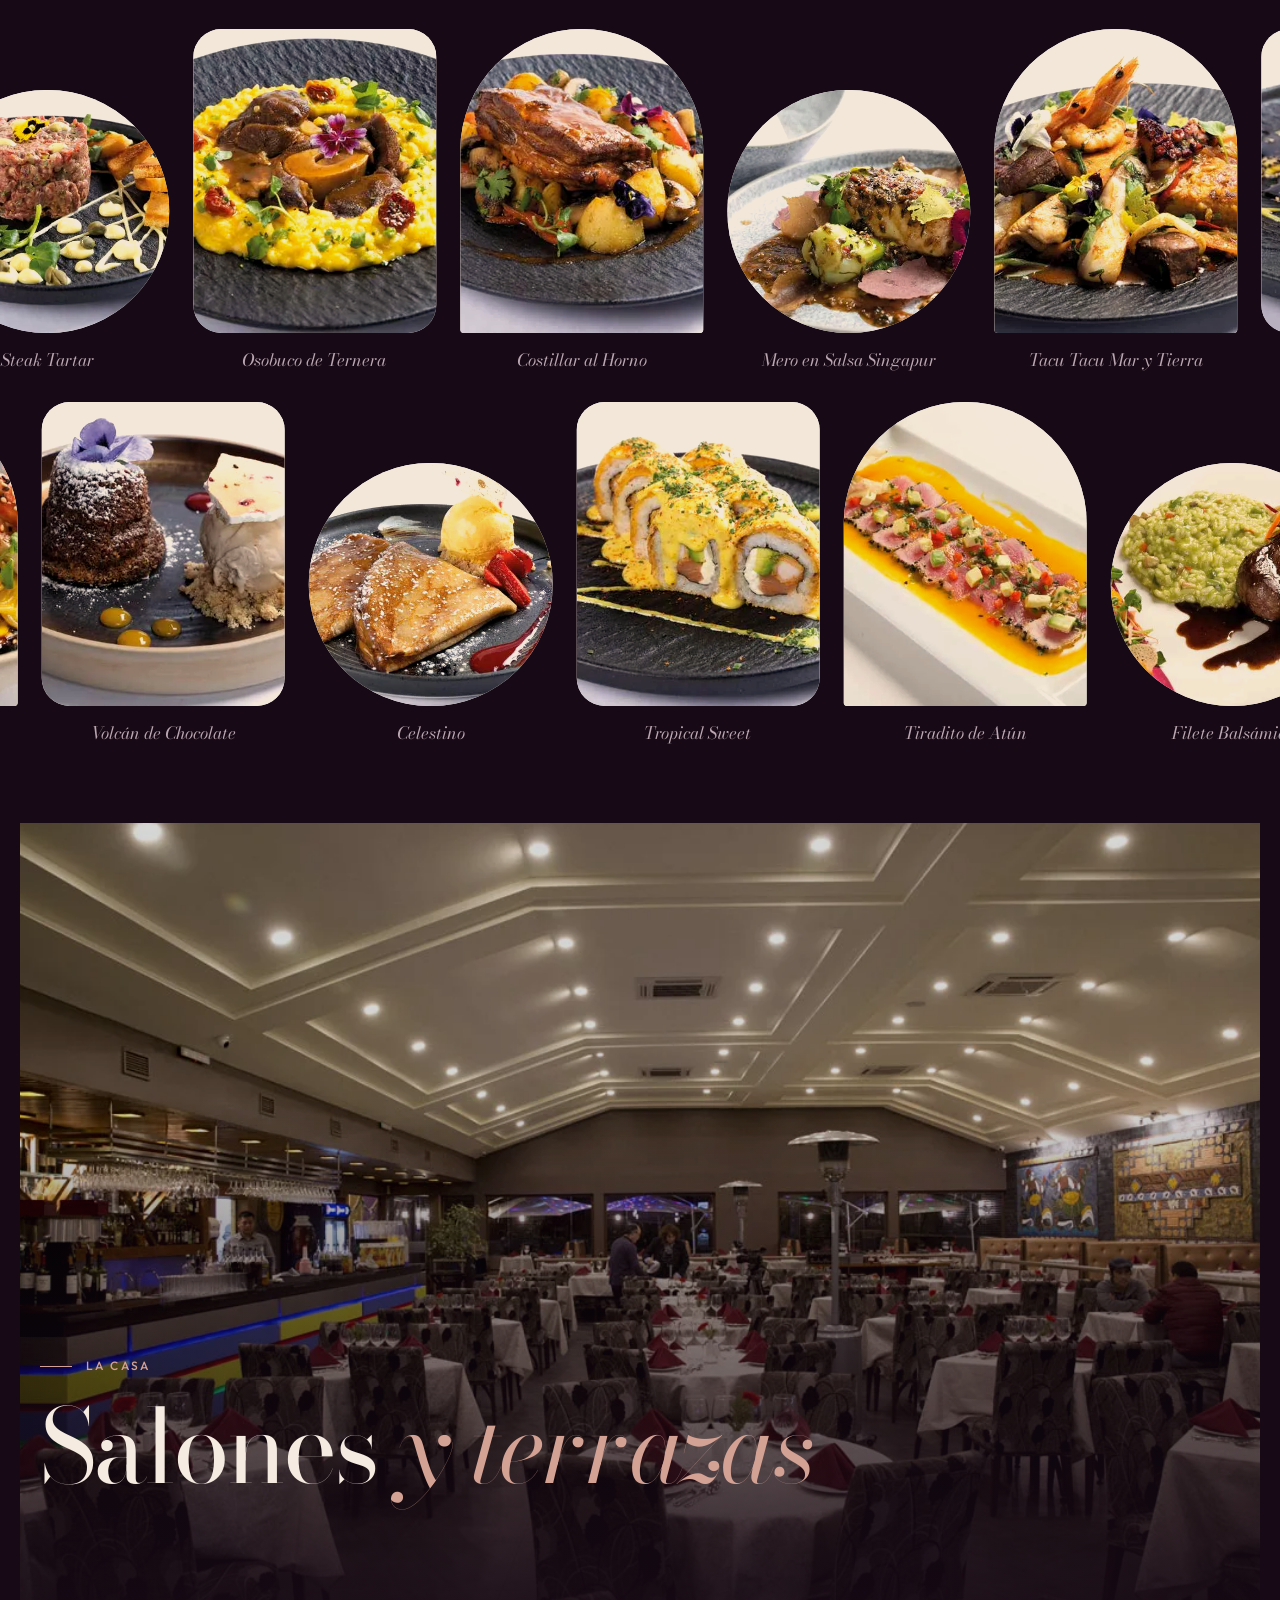
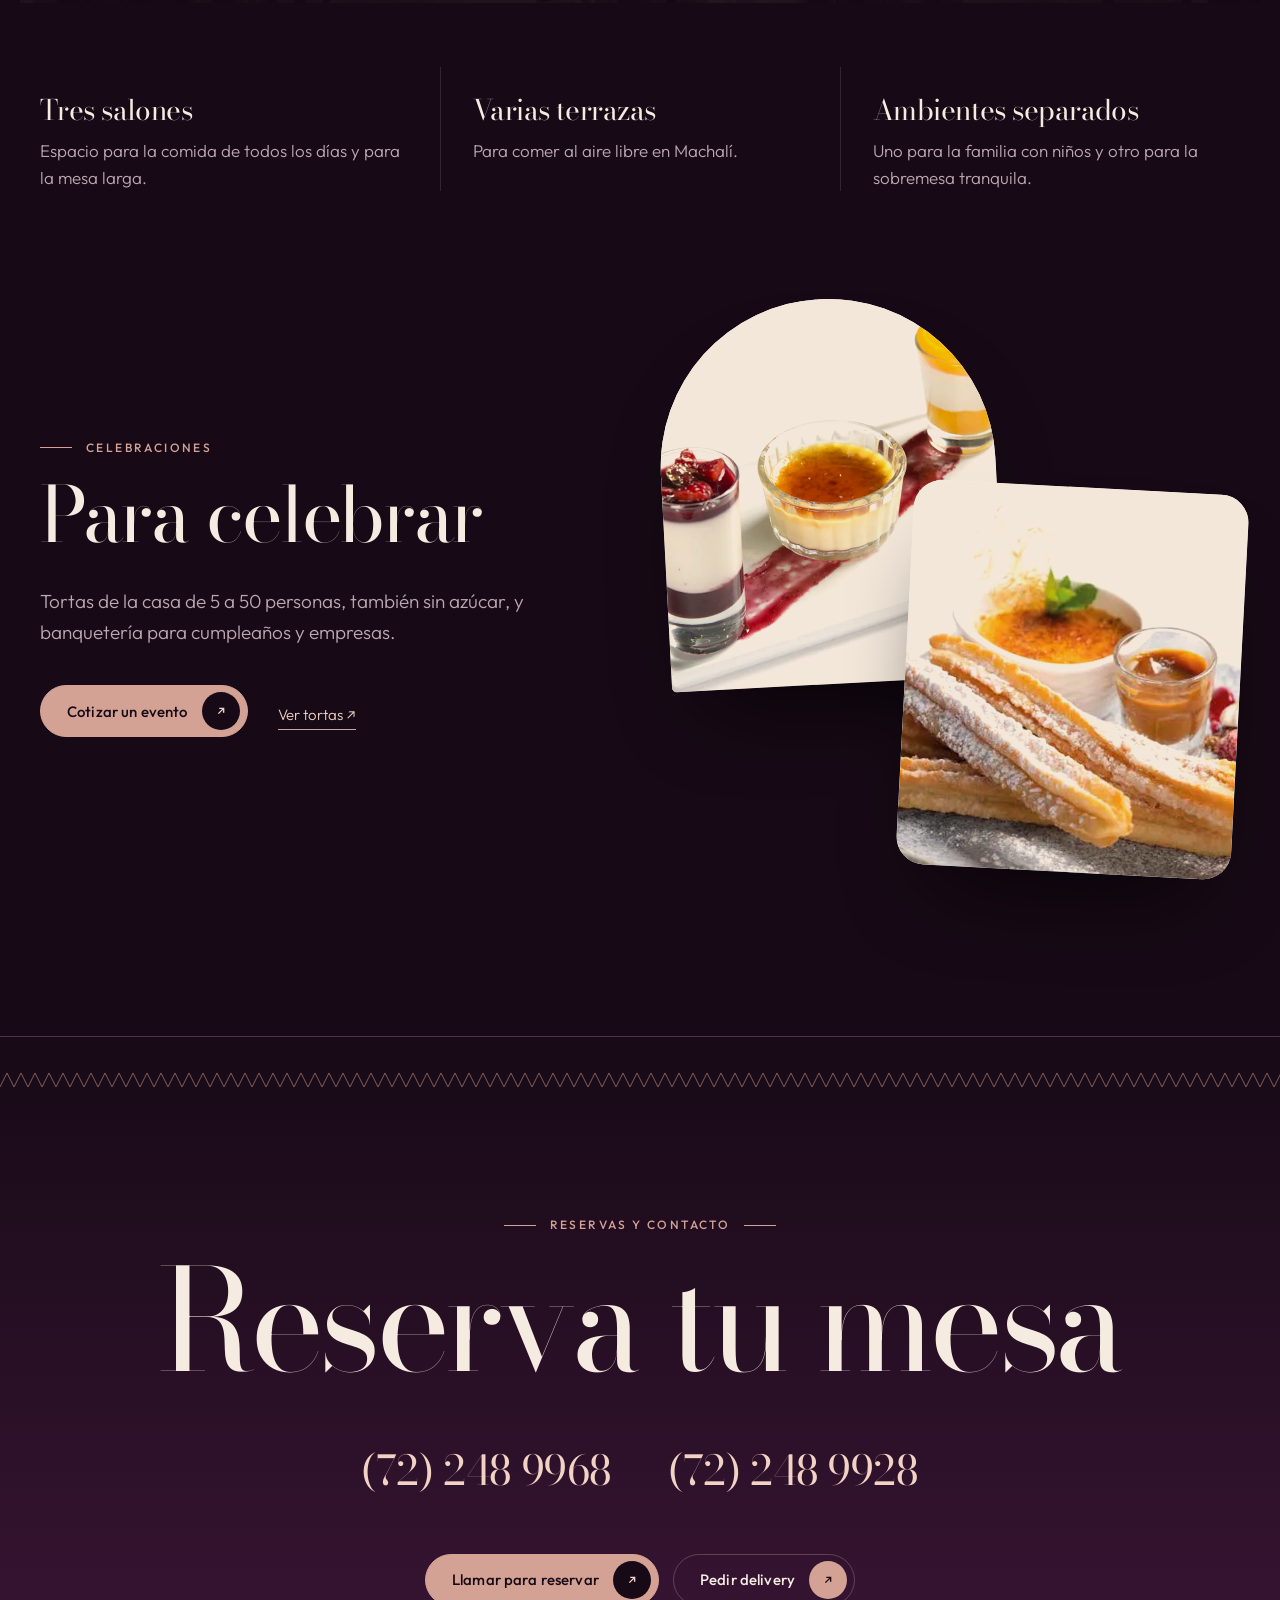
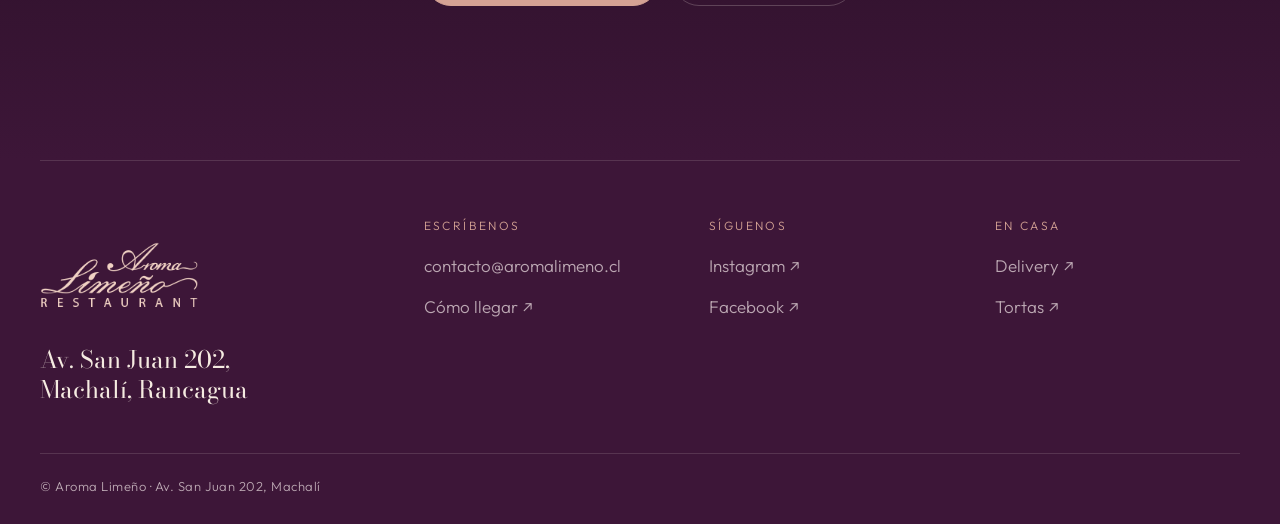
<file: lima.html>
<!doctype html>
<html lang="es" data-version="lima">
<head>
<meta charset="utf-8">
<meta name="robots" content="noindex, nofollow">
<meta name="viewport" content="width=device-width, initial-scale=1">
<title>Aroma Limeño · Lima viva</title>
<meta name="description" content="Aroma Limeño Restaurant: cocina peruana en Av. San Juan 202, Machalí, Rancagua. Carta completa, salones y terrazas, celebraciones y reservas.">
<meta name="theme-color" content="#170a16">
<link rel="icon" href="data:image/svg+xml,%3Csvg xmlns='http://www.w3.org/2000/svg' viewBox='0 0 32 32'%3E%3Crect width='32' height='32' rx='16' fill='%23170a16'/%3E%3Ctext x='16' y='22' text-anchor='middle' font-family='Georgia' font-style='italic' font-size='18' fill='%23d4a294'%3EA%3C/text%3E%3C/svg%3E">
<link rel="preconnect" href="https://fonts.googleapis.com">
<link rel="preconnect" href="https://fonts.gstatic.com" crossorigin>
<link href="https://fonts.googleapis.com/css2?family=Bodoni+Moda:ital,opsz,wght@0,6..96,400;0,6..96,500;1,6..96,400&family=Outfit:wght@300;400;500&family=Manrope:wght@400;500;600&display=swap" rel="stylesheet">
<link rel="stylesheet" href="css/base.css">
<link rel="stylesheet" href="css/lima.css">
<script>document.documentElement.classList.add('js');try{var xy=sessionStorage.getItem('al-xy');if(xy){xy=xy.split(',');document.documentElement.style.setProperty('--vt-x',xy[0]+'px');document.documentElement.style.setProperty('--vt-y',xy[1]+'px');sessionStorage.removeItem('al-xy');}}catch(e){}</script>
</head>
<body>

<div class="switcher" role="navigation" aria-label="Selector de propuesta">
  <span class="switcher__label">Propuesta</span>
  <div class="switcher__track">
    <span class="switcher__thumb" aria-hidden="true"></span>
    <a class="switcher__btn" href="index.html" data-go="noir"><b>1</b> Noir y oro</a>
    <a class="switcher__btn" href="lima.html" data-go="lima"><b>2</b> Lima viva</a>
    <a class="switcher__btn" href="pacifico.html" data-go="pacifico"><b>3</b> Pacífico</a>
  </div>
</div>

<div class="v v-lima" data-v="lima">
  <div class="l-grain" aria-hidden="true"></div>

  <header class="l-nav">
    <a href="lima.html" class="l-logo logo-mask" aria-label="Aroma Limeño, inicio"></a>
    <nav class="l-nav__links" id="l-menu" aria-label="Principal">
      <a href="#l-ruta" data-scroll>La ruta</a>
      <a href="#l-carta" data-scroll>Carta</a>
      <a href="#l-casa" data-scroll>La casa</a>
      <a href="#l-celebrar" data-scroll>Celebrar</a>
      <a href="#l-reservar" data-scroll>Contacto</a>
      <a class="l-only-m" href="https://aromalimeno.getagil.com/pedir" target="_blank" rel="noopener">Pedir delivery ↗</a>
    </nav>
    <div class="l-nav__end">
      <a class="l-nav__deli" href="https://aromalimeno.getagil.com/pedir" target="_blank" rel="noopener">Delivery <svg viewBox="0 0 16 16" aria-hidden="true"><path d="M5 11 11 5M6 5h5v5"/></svg></a>
      <a class="l-pill l-pill--sm" href="tel:+56722489968"><span>Reservar</span></a>
      <button class="l-burger" type="button" aria-expanded="false" aria-controls="l-menu" aria-label="Abrir menú"><span></span><span></span></button>
    </div>
  </header>

  <main>
  <!-- ============ HERO ============ -->
  <section class="l-hero" aria-labelledby="l-h1">
    <div class="l-hero__txt">
      <p class="l-eyebrow l-in" style="--d:0">Cocina peruana · Machalí, Rancagua</p>
      <h1 class="l-hero__title" id="l-h1">
        <span class="l-line"><span>Todos los</span></span>
        <span class="l-line"><span>sabores</span></span>
        <span class="l-line"><span>del <em>Perú</em></span></span>
      </h1>
      <p class="l-hero__lead l-in" style="--d:5">Ceviche, causas, wok, brasas, nikkei y una barra de pisco. Una mesa limeña de principio a fin, en Av. San Juan 202.</p>
      <div class="l-hero__acts l-in" style="--d:6">
        <a class="l-pill" href="tel:+56722489968"><span>Reservar mesa</span><i aria-hidden="true"><svg viewBox="0 0 16 16"><path d="M5 11 11 5M6 5h5v5"/></svg></i></a>
        <a class="l-link" href="#l-carta" data-scroll>Recorrer la carta</a>
      </div>
      <p class="l-hero__strip l-in" style="--d:7">
        <a href="tel:+56722489968">(72) 248 9968</a><span aria-hidden="true">·</span><a href="tel:+56722489928">(72) 248 9928</a><span aria-hidden="true">·</span><a href="https://aromalimeno.getagil.com/pedir" target="_blank" rel="noopener">Pedir delivery ↗</a>
      </p>
    </div>
    <div class="l-hero__art">
      <div class="l-arch-line" aria-hidden="true"></div>
      <figure class="l-arch">
        <img src="img/p09_54.webp" alt="Ceviche Limeño con camote, choclo y cancha" fetchpriority="high" width="925" height="1300">
      </figure>
      <div class="l-seal" aria-hidden="true">
        <svg class="l-seal__ring" viewBox="0 0 200 200">
          <defs><path id="l-seal-path" d="M100,100 m-76,0 a76,76 0 1,1 152,0 a76,76 0 1,1 -152,0"/></defs>
          <text><textPath href="#l-seal-path">cocina peruana · Machalí · Rancagua · </textPath></text>
        </svg>
        <svg class="l-sun" viewBox="0 0 40 40"><circle cx="20" cy="20" r="6"/><path d="M20 3v7M20 30v7M3 20h7M30 20h7M8 8l5 5M27 27l5 5M32 8l-5 5M13 27l-5 5"/></svg>
      </div>
    </div>
  </section>

  <!-- ============ MANIFIESTO ============ -->
  <section class="l-mani" id="l-mani" aria-label="Nuestra cocina">
    <div class="wrap">
      <p class="l-eyebrow l-eyebrow--c">Una sola mesa</p>
      <p class="l-mani__txt">Cinco estaciones —cocina, sushi, parrilla, barra y postres— trabajan para una sola mesa. Se empieza con un sour y se termina con algo dulce.</p>
      <ol class="l-stations">
        <li class="reveal"><b>01</b>Cocina</li>
        <li class="reveal"><b>02</b>Sushi</li>
        <li class="reveal"><b>03</b>Parrilla</li>
        <li class="reveal"><b>04</b>Barra</li>
        <li class="reveal"><b>05</b>Postres</li>
      </ol>
    </div>
  </section>

  <!-- ============ SIETE TIEMPOS ============ -->
  <section class="l-tiempos" id="l-ruta" aria-labelledby="l-ruta-h">
    <div class="l-tiempos__stage">
      <div class="l-tiempos__head">
        <p class="l-eyebrow">La ruta del sabor</p>
        <h2 class="l-tiempos__h" id="l-ruta-h">Una mesa en <em>siete tiempos</em></h2>
        <p class="l-tiempos__count" aria-hidden="true"><b class="l-tiempos__now">01</b> / 07</p>
      </div>

      <div class="l-tiempos__base" aria-hidden="true"></div>
      <svg class="l-ring" viewBox="0 0 100 100" aria-hidden="true">
        <circle class="l-ring__track" cx="50" cy="50" r="48"/>
        <circle class="l-ring__prog" cx="50" cy="50" r="48" pathLength="1"/>
        <g class="l-ring__ticks"></g>
        <g class="l-ring__dot"><circle cx="50" cy="2" r="1.4"/></g>
      </svg>

      <article class="l-t" data-t="0">
        <div class="l-t__plate l-t__plate--type" aria-hidden="true">
          <svg viewBox="0 0 200 200">
            <defs><path id="l-flav" d="M100,100 m-80,0 a80,80 0 1,1 160,0 a80,80 0 1,1 -160,0"/><path id="l-flav2" d="M100,100 m-62,0 a62,62 0 1,1 124,0 a62,62 0 1,1 -124,0"/></defs>
            <text class="l-flav-a"><textPath href="#l-flav">menta · jengibre · rocoto · eucalipto · rosas · canela · hierba luisa · </textPath></text>
            <text class="l-flav-b"><textPath href="#l-flav2">coca · maracuyá · mango · frambuesa · chicha morada · </textPath></text>
          </svg>
          <span class="l-t__sour">Pisco Sour<em>Catedral</em></span>
        </div>
        <span class="l-t__num" aria-hidden="true">01</span>
        <div class="l-t__txt">
          <p class="l-t__k">Primer tiempo</p>
          <h3 class="l-t__title"><span>Primero, un sour</span></h3>
          <p class="l-t__p">Pisco peruano de mosto verde, Portón, Cuatro Gallos o Don Santiago, y macerados de la casa con menta, rocoto, hierba luisa o coca.</p>
          <p class="l-t__dish"><span>Pisco Sour Catedral</span><b>$9.500</b></p>
        </div>
      </article>
      <article class="l-t" data-t="1">
        <figure class="l-t__plate"><img src="img/p09_54.webp" alt="Ceviche Limeño" decoding="async"></figure>
        <span class="l-t__num" aria-hidden="true">02</span>
        <div class="l-t__txt">
          <p class="l-t__k">Segundo tiempo</p>
          <h3 class="l-t__title"><span>Después, el mar</span></h3>
          <p class="l-t__p">Pescado, pulpo, ostión y camarón en limón de pica y leche de tigre. Así se abre una mesa limeña.</p>
          <p class="l-t__dish"><span>Ceviche Limeño</span><b>$15.900</b></p>
        </div>
      </article>
      <article class="l-t" data-t="2">
        <figure class="l-t__plate"><img src="img/p10_63.webp" alt="Degustación de Causas" decoding="async"></figure>
        <span class="l-t__num" aria-hidden="true">03</span>
        <div class="l-t__txt">
          <p class="l-t__k">Tercer tiempo</p>
          <h3 class="l-t__title"><span>La papa amarilla</span></h3>
          <p class="l-t__p">Papa prensada y aliñada con ají amarillo, en cuatro timbales: atún, jaiba, pollo y camarón.</p>
          <p class="l-t__dish"><span>Degustación de Causas</span><b>$16.900</b></p>
        </div>
      </article>
      <article class="l-t" data-t="3">
        <figure class="l-t__plate"><img src="img/p21_163.webp" alt="Arroz Chaufa de Mariscos" decoding="async"></figure>
        <span class="l-t__num" aria-hidden="true">04</span>
        <div class="l-t__txt">
          <p class="l-t__k">Cuarto tiempo</p>
          <h3 class="l-t__title"><span>El fuego del wok</span></h3>
          <p class="l-t__p">Arroz frito al wok con mariscos, soya y toques orientales: la cocina chifa que Lima hizo suya.</p>
          <p class="l-t__dish"><span>Arroz Chaufa de Mariscos</span><b>$15.900</b></p>
        </div>
      </article>
      <article class="l-t" data-t="4">
        <figure class="l-t__plate"><img src="img/p04_19.webp" alt="Parrilla Especial" decoding="async"></figure>
        <span class="l-t__num" aria-hidden="true">05</span>
        <div class="l-t__txt">
          <p class="l-t__k">Quinto tiempo</p>
          <h3 class="l-t__title"><span>Brasas al centro</span></h3>
          <p class="l-t__p">Entraña, lomo liso, malaya de cerdo, chunchules y pollo, para compartir sin apuro.</p>
          <p class="l-t__dish"><span>Parrilla Especial</span><b>$55.900</b></p>
        </div>
      </article>
      <article class="l-t" data-t="5">
        <figure class="l-t__plate"><img src="img/p06_32.webp" alt="Tabla Aroma Sushi" decoding="async"></figure>
        <span class="l-t__num" aria-hidden="true">06</span>
        <div class="l-t__txt">
          <p class="l-t__k">Sexto tiempo</p>
          <h3 class="l-t__title"><span>Perú y Japón</span></h3>
          <p class="l-t__p">Lo nikkei en una tabla: suki rolls, tropical sweet y ceviche mexicano.</p>
          <p class="l-t__dish"><span>Tabla Aroma Sushi</span><b>$20.500</b></p>
        </div>
      </article>
      <article class="l-t" data-t="6">
        <figure class="l-t__plate"><img src="img/p22_168.webp" alt="Esfera Blanca de Chocohelado" decoding="async"></figure>
        <span class="l-t__num" aria-hidden="true">07</span>
        <div class="l-t__txt">
          <p class="l-t__k">Séptimo tiempo</p>
          <h3 class="l-t__title"><span>Un final dulce</span></h3>
          <p class="l-t__p">Espuma de crème brûlée y helado de vainilla, bajo chocolate que se derrite en la mesa.</p>
          <p class="l-t__dish"><span>Esfera Blanca de Chocohelado</span><b>$5.900</b></p>
        </div>
      </article>

      <ol class="l-rail" aria-label="Los siete tiempos">
        <li><button type="button" data-go="0"><b>01</b>Un sour</button></li>
        <li><button type="button" data-go="1"><b>02</b>El mar</button></li>
        <li><button type="button" data-go="2"><b>03</b>La papa</button></li>
        <li><button type="button" data-go="3"><b>04</b>El wok</button></li>
        <li><button type="button" data-go="4"><b>05</b>Las brasas</button></li>
        <li><button type="button" data-go="5"><b>06</b>Nikkei</button></li>
        <li><button type="button" data-go="6"><b>07</b>Lo dulce</button></li>
      </ol>
    </div>
  </section>

  <!-- ============ CARTA ============ -->
  <section class="l-carta" id="l-carta" aria-labelledby="l-carta-h">
    <div class="wrap">
      <div class="l-carta__head">
        <div>
          <p class="l-eyebrow">La carta completa</p>
          <h2 class="l-h2 split" id="l-carta-h">La carta</h2>
          <p class="l-carta__sum"></p>
        </div>
        <label class="l-search">
          <span class="sr">Buscar en la carta</span>
          <svg viewBox="0 0 24 24" aria-hidden="true"><circle cx="11" cy="11" r="7"/><path d="m20 20-4-4"/></svg>
          <input type="search" placeholder="Buscar un plato, un pisco, un vino…" autocomplete="off">
        </label>
      </div>
      <div class="l-groups" role="tablist" aria-label="Grupos de la carta"><span class="l-groups__line" aria-hidden="true"></span></div>
      <div class="l-subs" role="group" aria-label="Secciones"></div>
      <div class="l-menu">
        <aside class="l-menu__side" aria-hidden="true">
          <div class="l-menu__arch">
            <span class="l-menu__glyph"></span>
            <img class="l-menu__img" alt="" src="img/p10_64.webp">
            <img class="l-menu__img l-menu__img--next" alt="" src="img/p10_64.webp">
          </div>
          <p class="l-menu__cap"></p>
        </aside>
        <div class="l-menu__main">
          <div class="l-menu__title">
            <h3 class="l-menu__h"></h3>
            <p class="l-menu__n"></p>
          </div>
          <ul class="l-list"></ul>
          <p class="l-empty" hidden>No encontramos ese plato. Prueba con otra palabra.</p>
          <p class="sr l-status" aria-live="polite"></p>
        </div>
      </div>
      <noscript><p class="l-noscript">Revisa la <a href="https://aromalimeno.cl/wp-content/uploads/2024/11/carta_Oct24-1.pdf">carta en PDF</a>.</p></noscript>
    </div>
  </section>

  <!-- ============ GALERÍA ============ -->
  <section class="l-gal" aria-labelledby="l-gal-h">
    <div class="wrap l-gal__head">
      <h2 class="l-h2 split" id="l-gal-h">La mesa, de cerca</h2>
      <p class="reveal">Platos de la carta, tal como llegan a la mesa.</p>
    </div>
    <div class="l-gal__rows">
      <ul class="l-gal__row" data-dir="-1">
        <li><figure><span class="l-gal__ph"><img src="img/p11_74.webp" alt="Trío de Ceviches" loading="lazy"></span><figcaption>Trío de Ceviches</figcaption></figure></li>
        <li><figure><span class="l-gal__ph"><img src="img/p12_83.webp" alt="Tiradito Aroma Limeño" loading="lazy"></span><figcaption>Tiradito Aroma Limeño</figcaption></figure></li>
        <li><figure><span class="l-gal__ph"><img src="img/p13_91.webp" alt="Steak Tartar" loading="lazy"></span><figcaption>Steak Tartar</figcaption></figure></li>
        <li><figure><span class="l-gal__ph"><img src="img/p15_106.webp" alt="Osobuco de Ternera" loading="lazy"></span><figcaption>Osobuco de Ternera</figcaption></figure></li>
        <li><figure><span class="l-gal__ph"><img src="img/p16_115.webp" alt="Costillar al Horno" loading="lazy"></span><figcaption>Costillar al Horno</figcaption></figure></li>
        <li><figure><span class="l-gal__ph"><img src="img/p17_125.webp" alt="Mero en Salsa Singapur" loading="lazy"></span><figcaption>Mero en Salsa Singapur</figcaption></figure></li>
        <li><figure><span class="l-gal__ph"><img src="img/p19_146.webp" alt="Tacu Tacu Mar y Tierra" loading="lazy"></span><figcaption>Tacu Tacu Mar y Tierra</figcaption></figure></li>
        <li><figure><span class="l-gal__ph"><img src="img/p08_49.webp" alt="Banana Roll" loading="lazy"></span><figcaption>Banana Roll</figcaption></figure></li>
      </ul>
      <ul class="l-gal__row" data-dir="1">
        <li><figure><span class="l-gal__ph"><img src="img/p20_155.webp" alt="Espagueti Fusión Oriental" loading="lazy"></span><figcaption>Espagueti Fusión Oriental</figcaption></figure></li>
        <li><figure><span class="l-gal__ph"><img src="img/p24_186.webp" alt="Volcán de Chocolate" loading="lazy"></span><figcaption>Volcán de Chocolate</figcaption></figure></li>
        <li><figure><span class="l-gal__ph"><img src="img/p24_185.webp" alt="Celestino" loading="lazy"></span><figcaption>Celestino</figcaption></figure></li>
        <li><figure><span class="l-gal__ph"><img src="img/p07_42.webp" alt="Tropical Sweet" loading="lazy"></span><figcaption>Tropical Sweet</figcaption></figure></li>
        <li><figure><span class="l-gal__ph"><img src="img/p12_84.webp" alt="Tiradito de Atún" loading="lazy"></span><figcaption>Tiradito de Atún</figcaption></figure></li>
        <li><figure><span class="l-gal__ph"><img src="img/p15_105.webp" alt="Filete Balsámico" loading="lazy"></span><figcaption>Filete Balsámico</figcaption></figure></li>
        <li><figure><span class="l-gal__ph"><img src="img/p20_156.webp" alt="Parihuela" loading="lazy"></span><figcaption>Parihuela</figcaption></figure></li>
        <li><figure><span class="l-gal__ph"><img src="img/p23_175.webp" alt="Degustación de Postres" loading="lazy"></span><figcaption>Degustación de Postres</figcaption></figure></li>
      </ul>
    </div>
  </section>

  <!-- ============ LA CASA ============ -->
  <section class="l-casa" id="l-casa" aria-labelledby="l-casa-h">
    <div class="l-casa__frame">
      <img src="img/g029.webp" alt="Salón principal de Aroma Limeño con mesas vestidas de blanco" loading="lazy">
      <div class="l-casa__over">
        <p class="l-eyebrow">La casa</p>
        <h2 class="l-h2" id="l-casa-h">Salones <em>y terrazas</em></h2>
      </div>
    </div>
    <div class="wrap">
      <dl class="l-facts">
        <div class="reveal"><dt>Tres salones</dt><dd>Espacio para la comida de todos los días y para la mesa larga.</dd></div>
        <div class="reveal"><dt>Varias terrazas</dt><dd>Para comer al aire libre en Machalí.</dd></div>
        <div class="reveal"><dt>Ambientes separados</dt><dd>Uno para la familia con niños y otro para la sobremesa tranquila.</dd></div>
      </dl>
    </div>
  </section>

  <!-- ============ CELEBRAR ============ -->
  <section class="l-cel" id="l-celebrar" aria-labelledby="l-cel-h">
    <div class="wrap l-cel__grid">
      <div class="l-cel__txt">
        <p class="l-eyebrow">Celebraciones</p>
        <h2 class="l-h2 split" id="l-cel-h">Para celebrar</h2>
        <p class="reveal">Tortas de la casa de 5 a 50 personas, también sin azúcar, y banquetería para cumpleaños y empresas.</p>
        <div class="l-hero__acts reveal">
          <a class="l-pill" href="tel:+56722489928"><span>Cotizar un evento</span><i aria-hidden="true"><svg viewBox="0 0 16 16"><path d="M5 11 11 5M6 5h5v5"/></svg></i></a>
          <a class="l-link" href="https://aromalimeno.cl/tortas/" target="_blank" rel="noopener">Ver tortas ↗</a>
        </div>
      </div>
      <div class="l-cel__prints">
        <figure class="l-card-c l-card-c--a"><img src="img/g025.webp" alt="Postres de la casa en vasitos" loading="lazy"></figure>
        <figure class="l-card-c l-card-c--b"><img src="img/p23_176.webp" alt="Churros con manjar y crème brûlée" loading="lazy"></figure>
      </div>
    </div>
  </section>

  <!-- ============ RESERVAR ============ -->
  <section class="l-res" id="l-reservar" aria-labelledby="l-res-h">
    <div class="l-pattern" aria-hidden="true"></div>
    <div class="wrap">
      <p class="l-eyebrow l-eyebrow--c">Reservas y contacto</p>
      <h2 class="l-res__h split" id="l-res-h">Reserva tu mesa</h2>
      <div class="l-res__phones">
        <a href="tel:+56722489968">(72) 248 9968</a>
        <a href="tel:+56722489928">(72) 248 9928</a>
      </div>
      <div class="l-res__acts">
        <a class="l-pill" href="tel:+56722489968"><span>Llamar para reservar</span><i aria-hidden="true"><svg viewBox="0 0 16 16"><path d="M5 11 11 5M6 5h5v5"/></svg></i></a>
        <a class="l-pill l-pill--ghost" href="https://aromalimeno.getagil.com/pedir" target="_blank" rel="noopener"><span>Pedir delivery</span><i aria-hidden="true"><svg viewBox="0 0 16 16"><path d="M5 11 11 5M6 5h5v5"/></svg></i></a>
      </div>
    </div>
  </section>
  </main>

  <footer class="l-foot">
    <div class="wrap l-foot__grid">
      <div class="l-foot__brand">
        <span class="l-logo logo-mask l-logo--big" role="img" aria-label="Aroma Limeño"></span>
        <p class="l-foot__addr">Av. San Juan 202,<br>Machalí, Rancagua</p>
      </div>
      <div class="l-foot__col">
        <p class="l-foot__k">Escríbenos</p>
        <a href="mailto:contacto@aromalimeno.cl">contacto@aromalimeno.cl</a>
        <a href="https://maps.google.com/?q=Av.+San+Juan+202,+Machal%C3%AD" target="_blank" rel="noopener">Cómo llegar ↗</a>
      </div>
      <div class="l-foot__col">
        <p class="l-foot__k">Síguenos</p>
        <a href="https://www.instagram.com/aromalimenorgua/" target="_blank" rel="noopener">Instagram ↗</a>
        <a href="https://www.facebook.com/Restaurantaromalimeno/" target="_blank" rel="noopener">Facebook ↗</a>
      </div>
      <div class="l-foot__col">
        <p class="l-foot__k">En casa</p>
        <a href="https://aromalimeno.getagil.com/pedir" target="_blank" rel="noopener">Delivery ↗</a>
        <a href="https://aromalimeno.cl/tortas/" target="_blank" rel="noopener">Tortas ↗</a>
      </div>
    </div>
    <div class="wrap l-foot__bar"><p>© Aroma Limeño · Av. San Juan 202, Machalí</p></div>
  </footer>

  <dialog class="l-modal" aria-labelledby="l-modal-h">
    <button class="l-modal__x" type="button" aria-label="Cerrar">
      <svg viewBox="0 0 24 24" aria-hidden="true"><path d="M6 6l12 12M18 6 6 18"/></svg>
    </button>
    <div class="l-modal__plate"><img src="img/p09_54.webp" alt=""><span class="l-modal__glyph" aria-hidden="true"></span></div>
    <div class="l-modal__body">
      <p class="l-modal__sec"></p>
      <h3 id="l-modal-h"></h3>
      <p class="l-modal__desc"></p>
      <p class="l-modal__price"></p>
      <div class="l-modal__acts">
        <a class="l-pill l-pill--sm" href="https://aromalimeno.getagil.com/pedir" target="_blank" rel="noopener"><span>Pedir delivery</span></a>
        <a class="l-link" href="tel:+56722489968">Reservar mesa</a>
      </div>
    </div>
  </dialog>
</div>

<script src="js/carta.js"></script>
<script src="js/base.js"></script>
<script src="js/lima.js"></script>
</body>
</html>
</file>
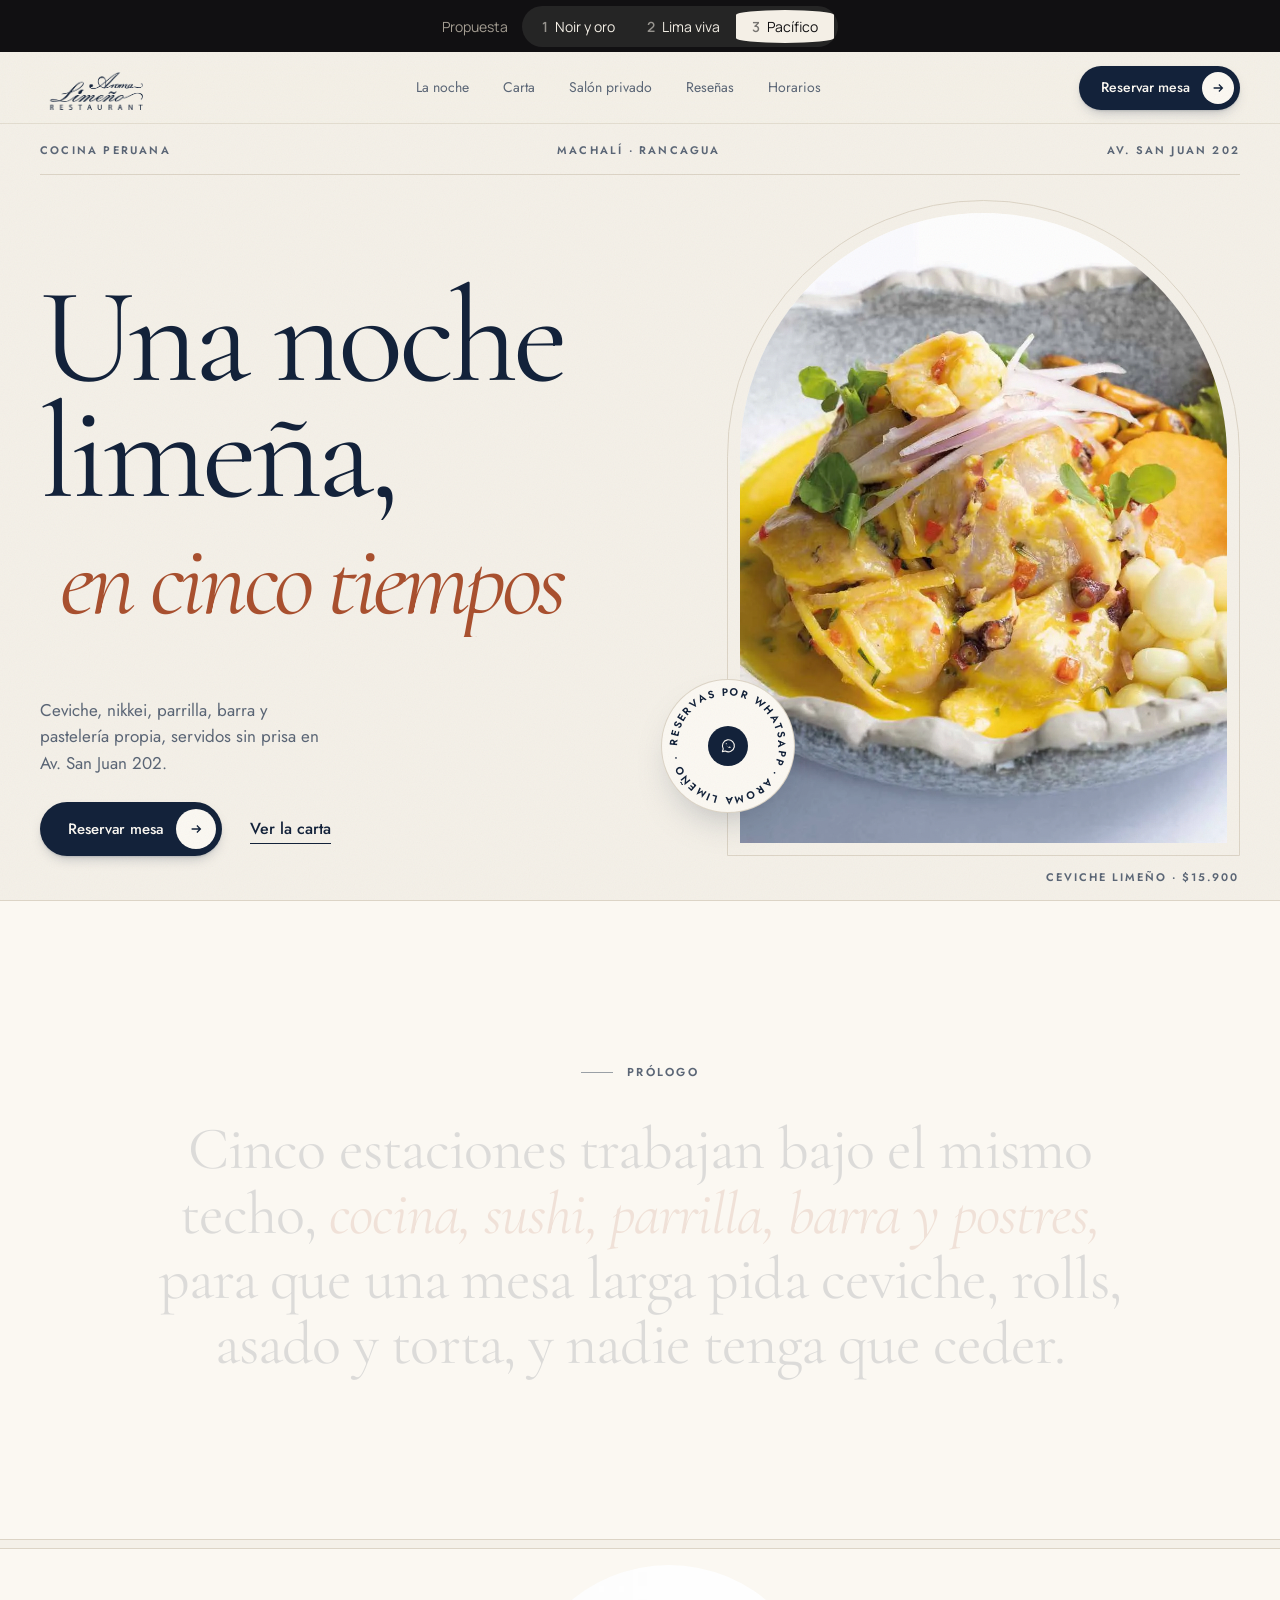
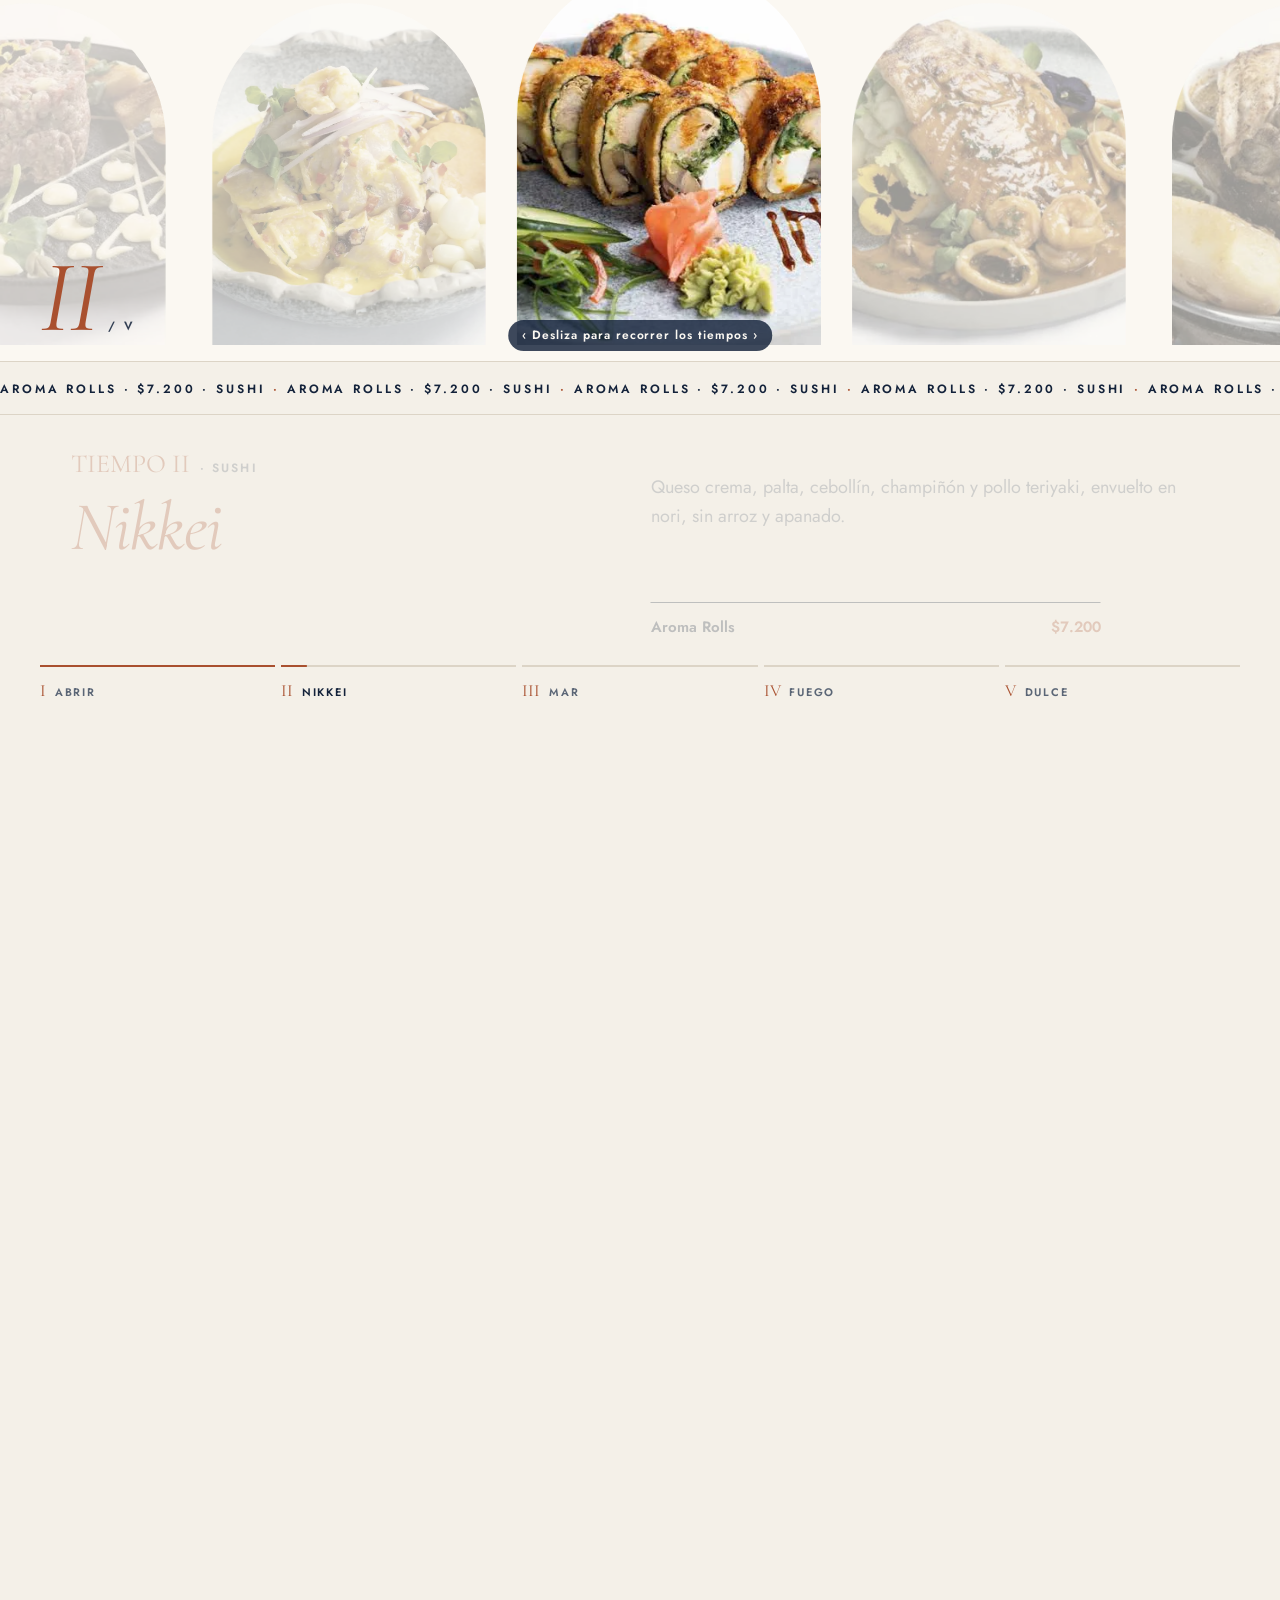
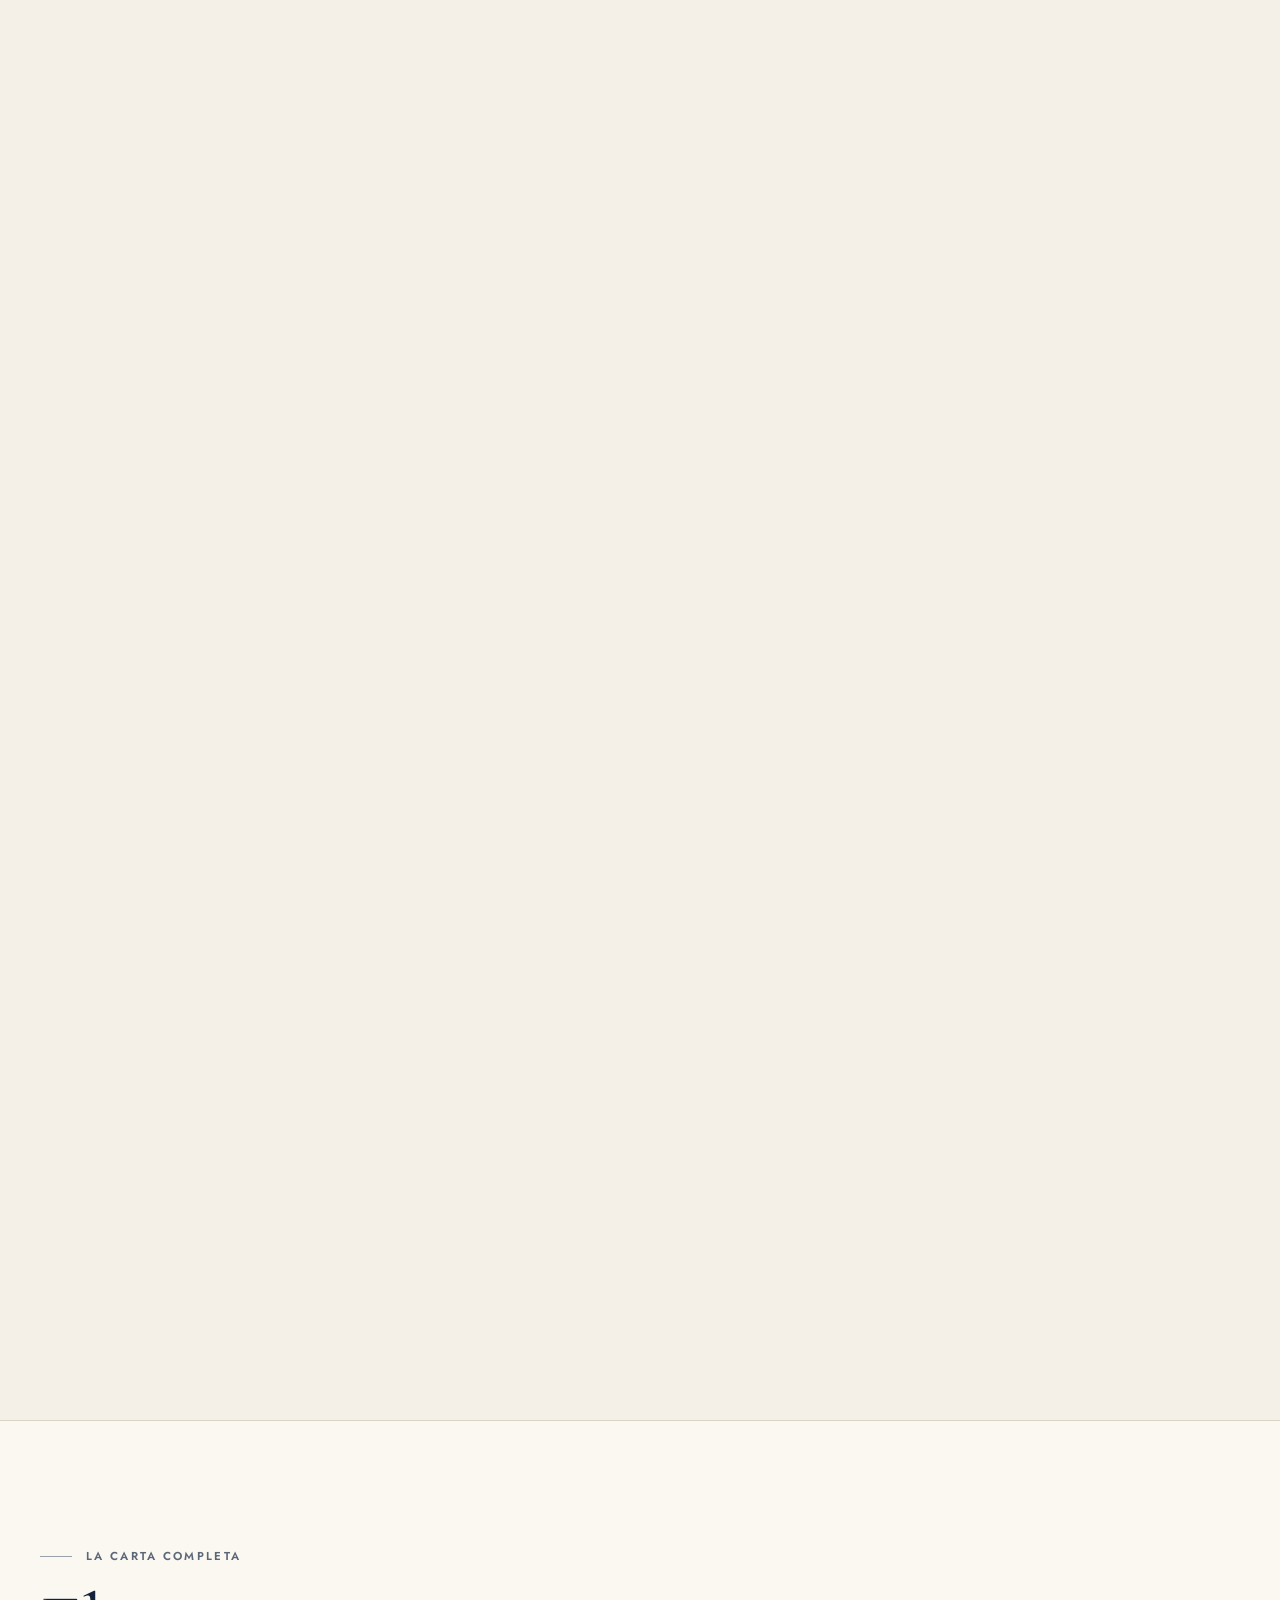
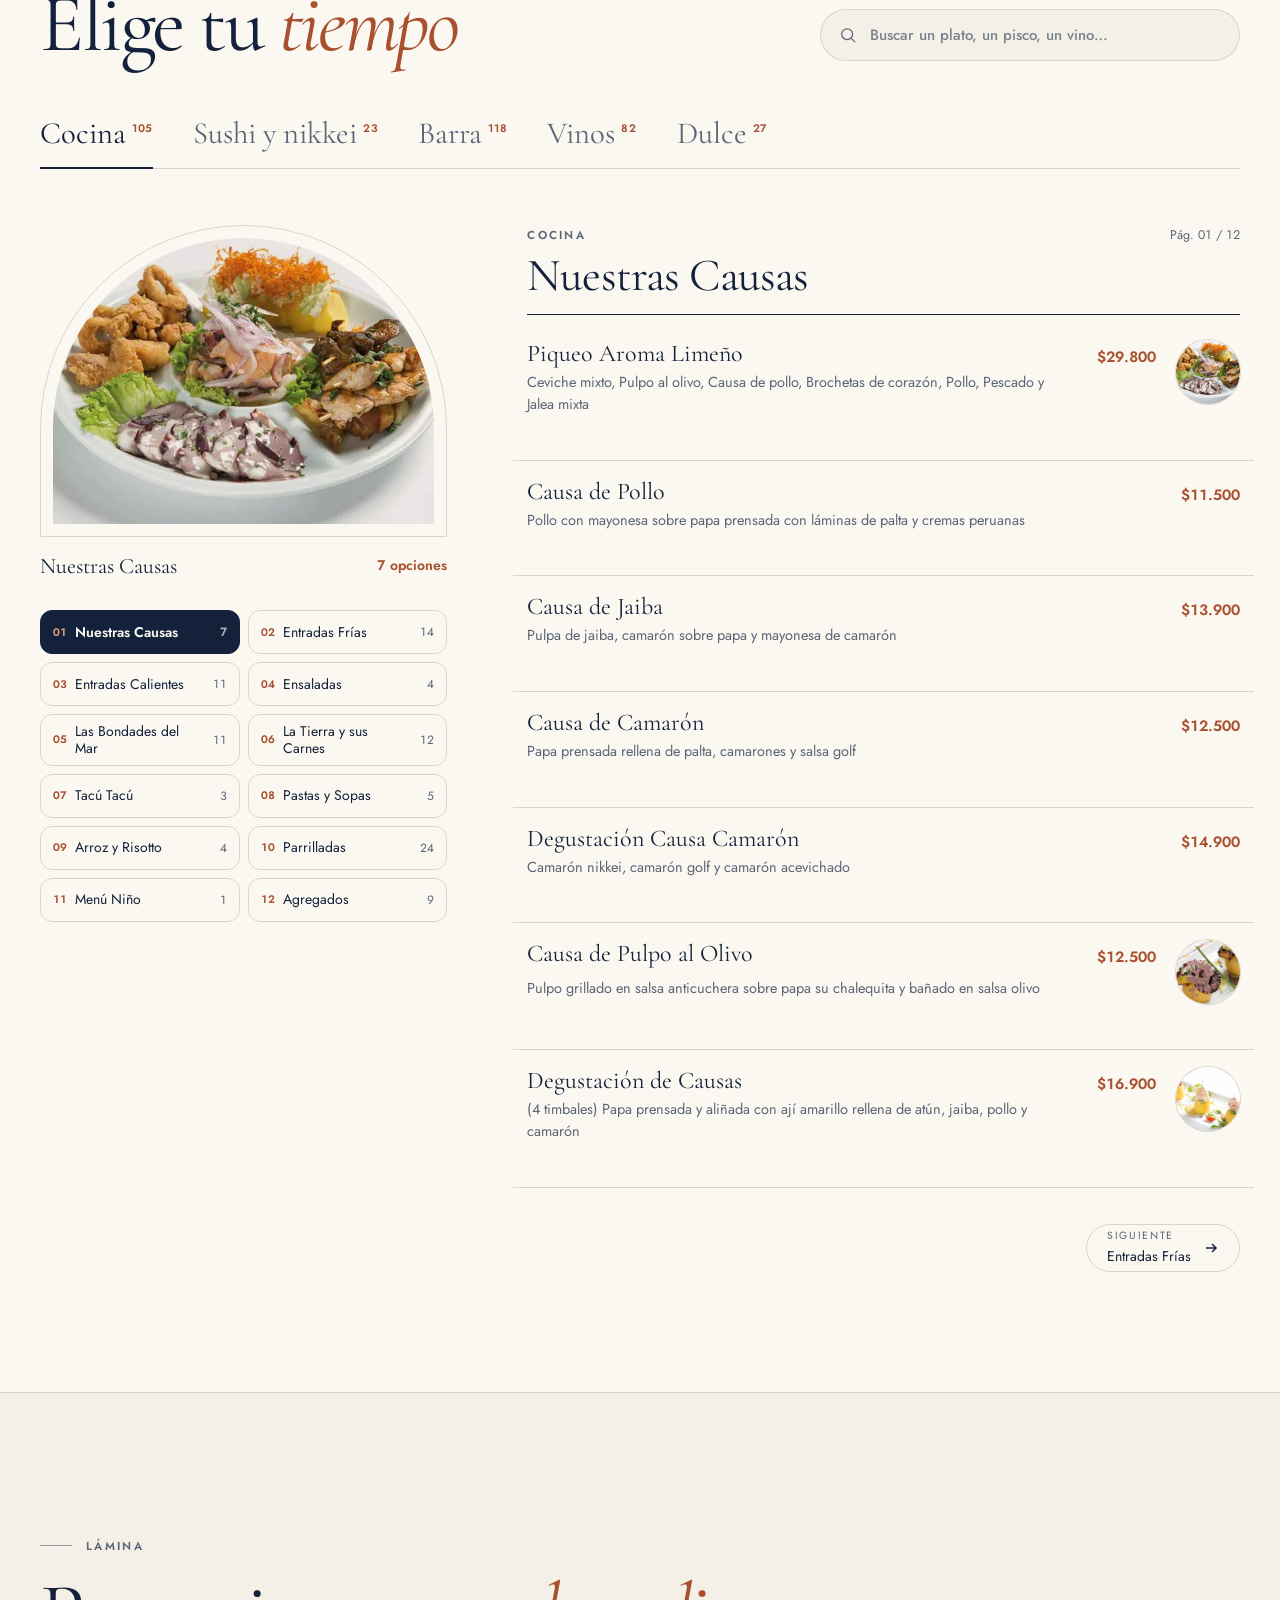
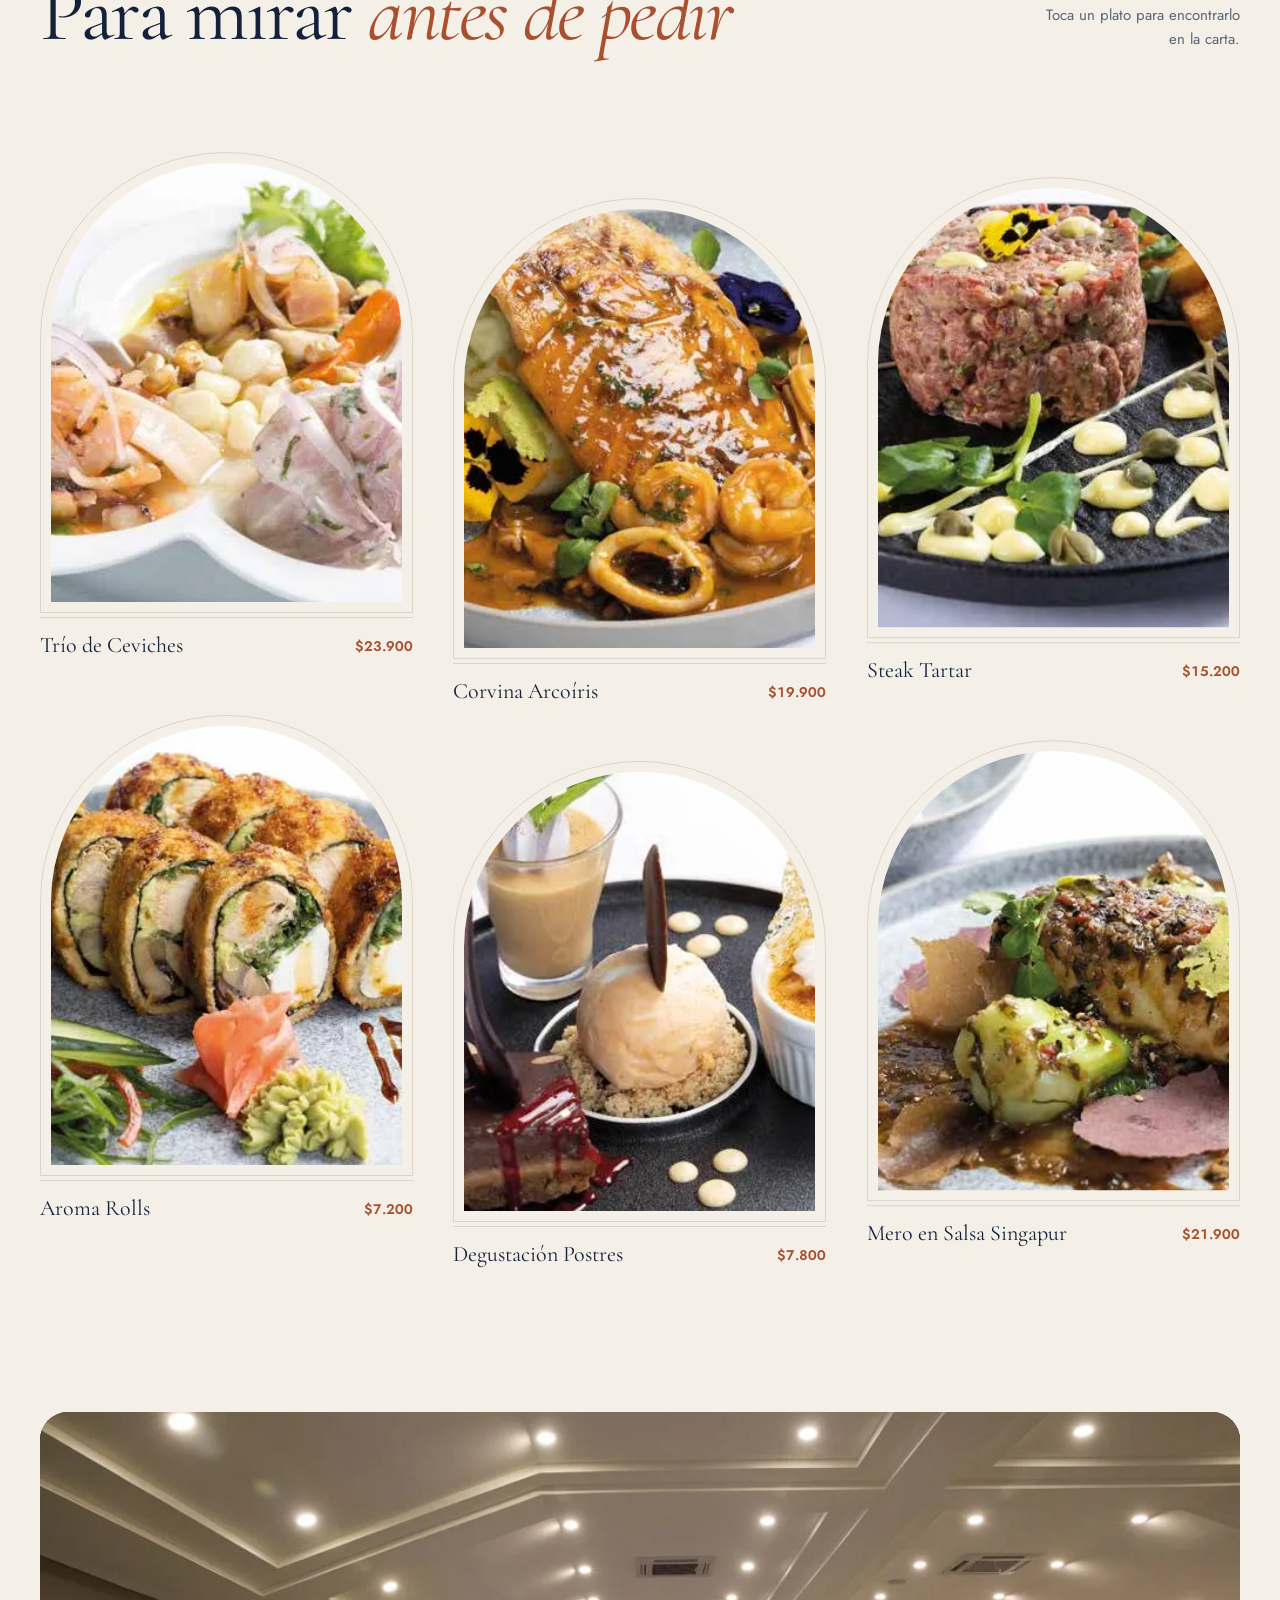
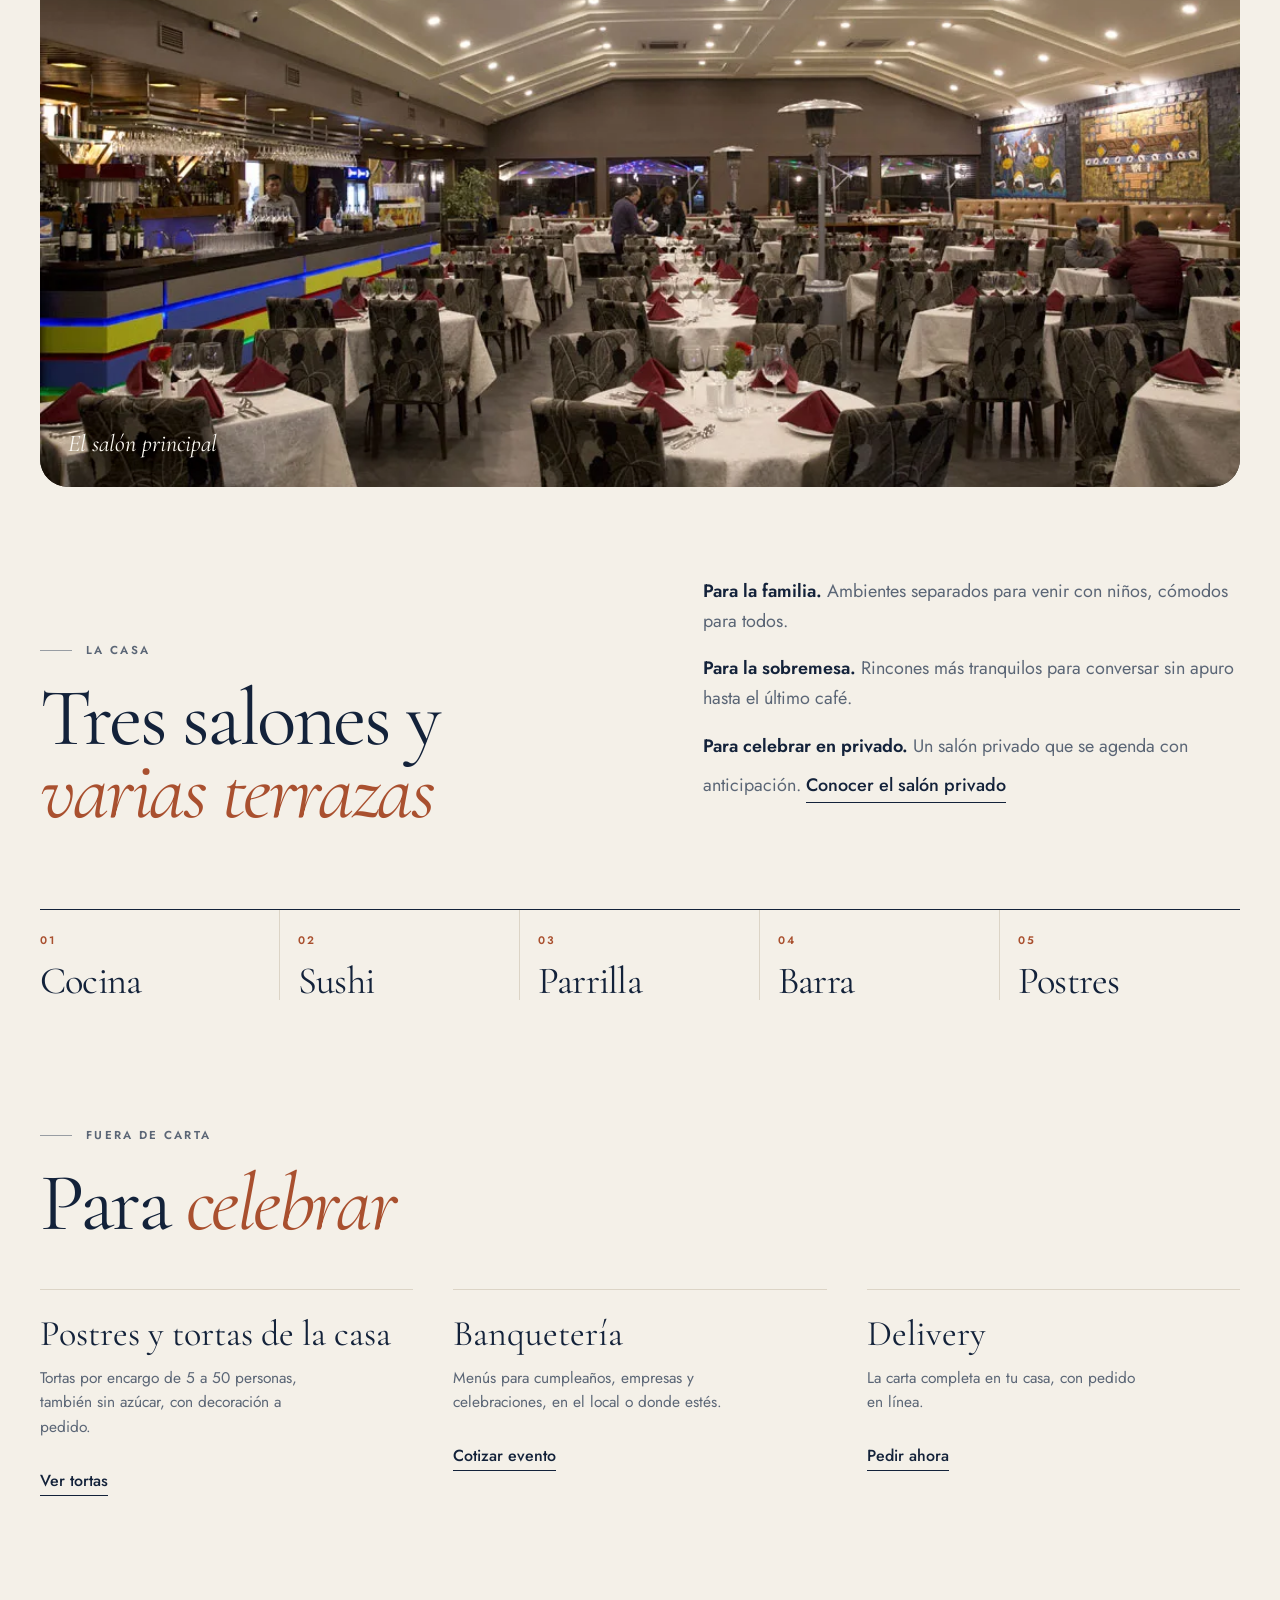
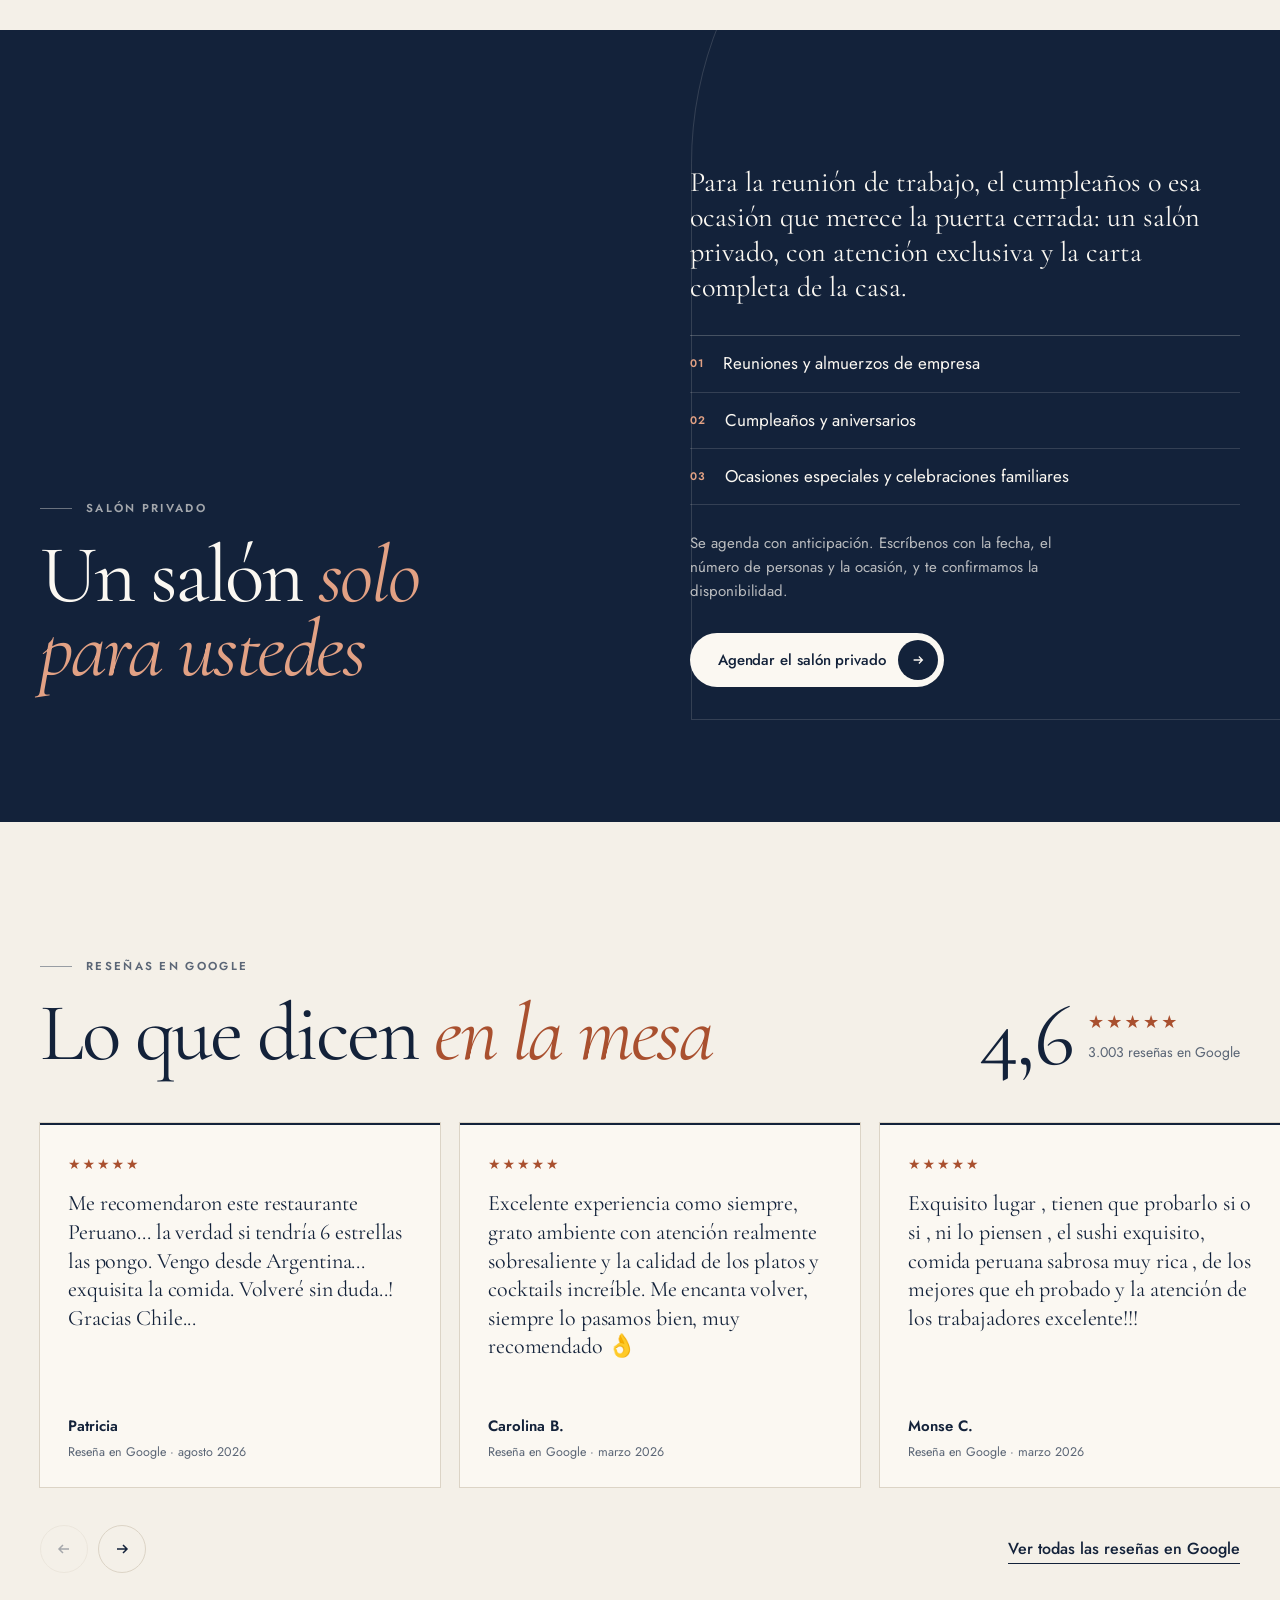
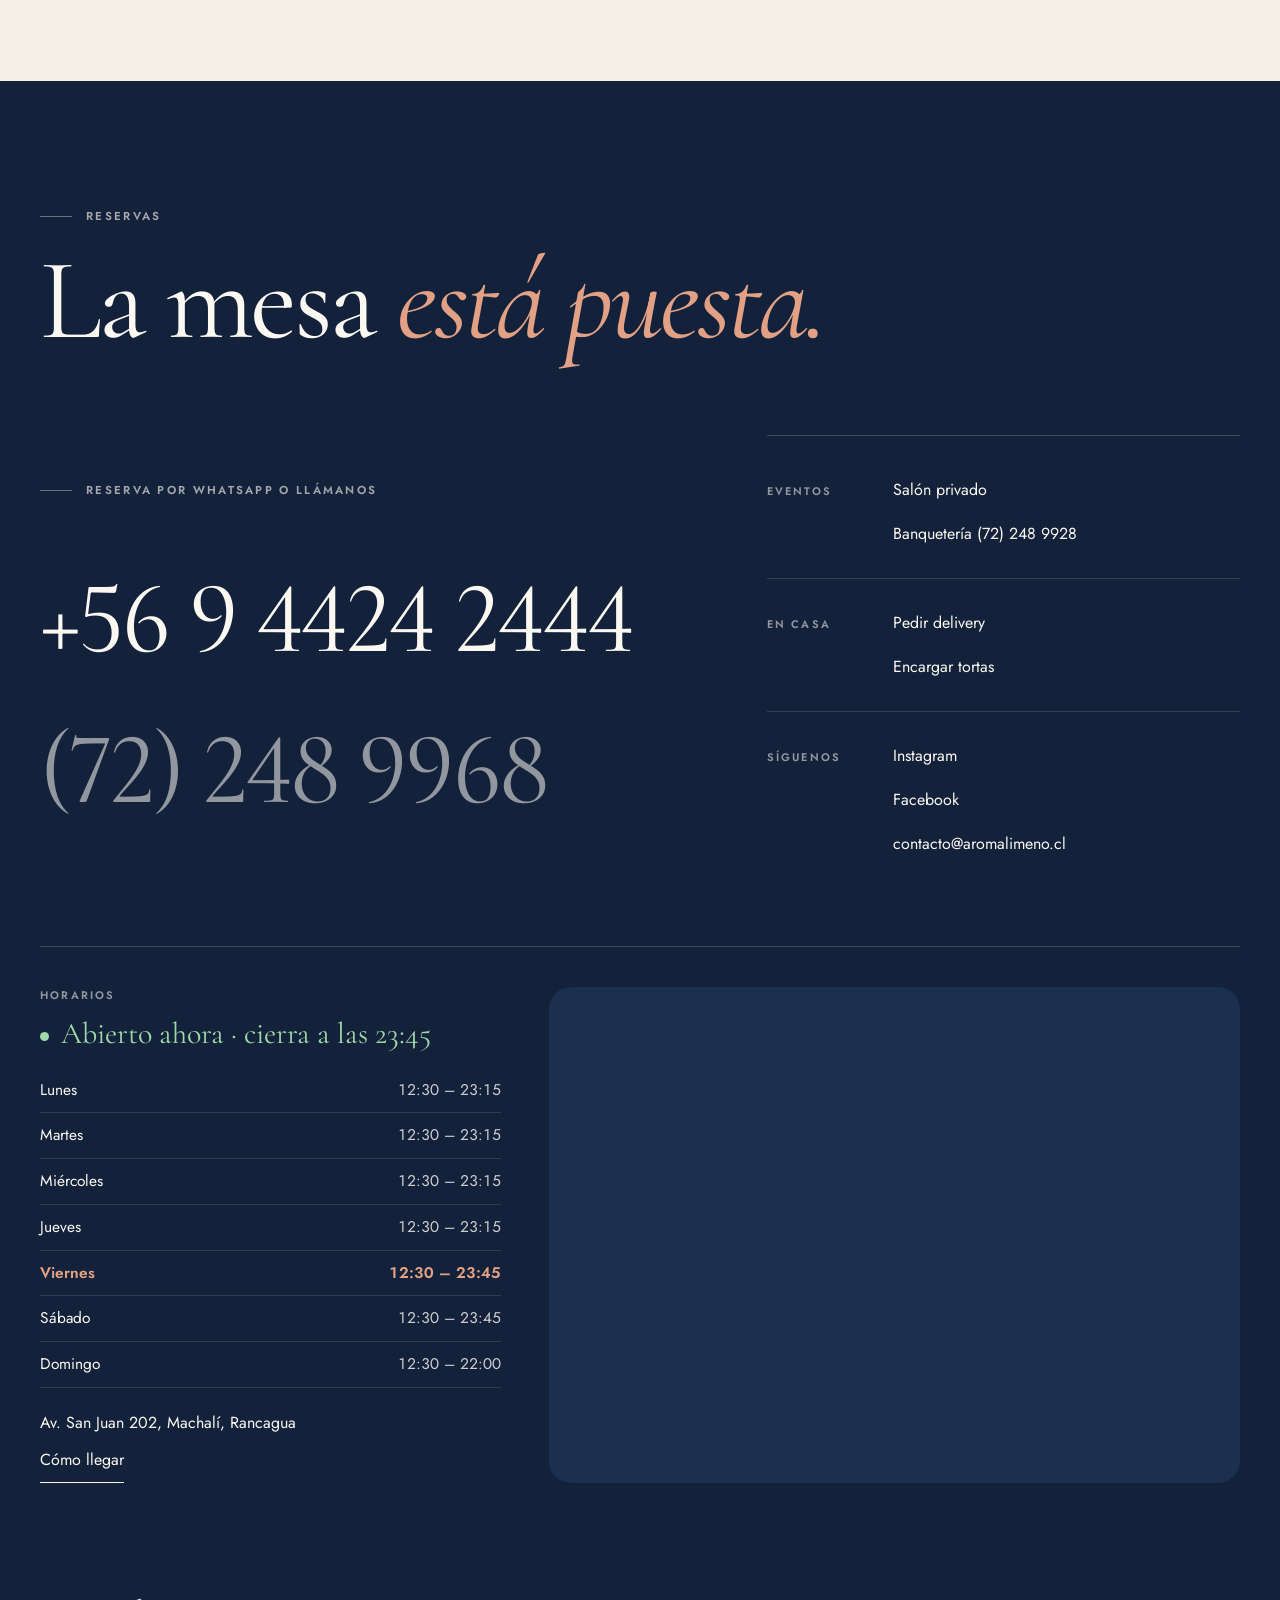
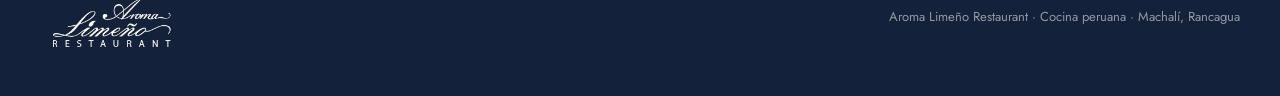
<file: pacifico.html>
<!doctype html>
<html lang="es" data-version="pacifico">
<head>
<meta charset="utf-8">
<meta name="robots" content="noindex, nofollow">
<meta name="viewport" content="width=device-width, initial-scale=1">
<title>Aroma Limeño · Pacífico</title>
<meta name="description" content="Aroma Limeño Restaurant: cocina peruana en Av. San Juan 202, Machalí. Carta completa con precios, salones, tortas, delivery y reservas por WhatsApp.">
<meta name="theme-color" content="#f4f0e8">
<link rel="icon" href="img/logo.png">
<link rel="preconnect" href="https://fonts.googleapis.com">
<link rel="preconnect" href="https://fonts.gstatic.com" crossorigin>
<link href="https://fonts.googleapis.com/css2?family=Cormorant+Garamond:ital,wght@0,400;0,500;0,600;1,400&family=Jost:wght@300;400;500;600&family=Manrope:wght@400;500;600&display=swap" rel="stylesheet">
<link rel="stylesheet" href="css/base.css?v=202611160012">
<link rel="stylesheet" href="css/pacifico.css?v=202611160012">
<script>document.documentElement.classList.add('js');try{var xy=sessionStorage.getItem('al-xy');if(xy){xy=xy.split(',');document.documentElement.style.setProperty('--vt-x',xy[0]+'px');document.documentElement.style.setProperty('--vt-y',xy[1]+'px');sessionStorage.removeItem('al-xy');}}catch(e){}</script>
</head>
<body>

<div class="switcher" role="navigation" aria-label="Selector de propuesta">
  <span class="switcher__label">Propuesta</span>
  <div class="switcher__track">
    <span class="switcher__thumb" aria-hidden="true"></span>
    <a class="switcher__btn" href="index.html" data-go="noir"><b>1</b> Noir y oro</a>
    <a class="switcher__btn" href="lima.html" data-go="lima"><b>2</b> Lima viva</a>
    <a class="switcher__btn" href="pacifico.html" data-go="pacifico"><b>3</b> Pacífico</a>
  </div>
</div>

<div class="v v-pac" data-v="pacifico">
  <a class="p-skip" href="#p-carta">Saltar a la carta</a>
  <header class="p-nav">
    <a href="pacifico.html" class="p-logo logo-mask" aria-label="Aroma Limeño, inicio"></a>
    <nav aria-label="Principal">
      <a href="#p-mesa" data-scroll>La noche</a>
      <a href="#p-carta" data-scroll>Carta</a>
      <a href="#p-privado" data-scroll>Salón privado</a>
      <a href="#p-resenas" data-scroll>Reseñas</a>
      <a href="#p-visita" data-scroll>Horarios</a>
    </nav>
    <a class="p-pill" href="https://wa.me/56944242444?text=Hola%20Aroma%20Lime%C3%B1o%2C%20quiero%20reservar%20una%20mesa." target="_blank" rel="noopener"><span class="p-pill__l">Reservar<span class="p-hide-s"> mesa</span></span><span class="p-pill__c" aria-hidden="true"><svg viewBox="0 0 16 16"><path d="M3 8h10M9 4l4 4-4 4" fill="none" stroke="currentColor" stroke-width="1.5"/></svg></span></a>
  </header>

  <main>
  <section class="p-hero" aria-labelledby="p-h1">
    <p class="p-hero__meta"><span>Cocina peruana</span><span>Machalí · Rancagua</span><span>Av. San Juan 202</span></p>
    <h1 class="p-hero__title" id="p-h1"><span class="p-ln"><span>Una noche</span></span> <span class="p-ln"><span>limeña,</span></span> <span class="p-ln"><span><em>en cinco tiempos</em></span></span></h1>
    <figure class="p-hero__fig"><img src="img/p09_54.webp" alt="Ceviche limeño: pescado, pulpo, ostión y camarón en leche de tigre" width="925" height="1300" fetchpriority="high"></figure>
    <a class="p-stamp" href="https://wa.me/56944242444?text=Hola%20Aroma%20Lime%C3%B1o%2C%20quiero%20reservar%20una%20mesa." target="_blank" rel="noopener" aria-label="Reservar por WhatsApp">
      <svg viewBox="0 0 120 120" aria-hidden="true"><defs><path id="p-circ" d="M60,60 m-46,0 a46,46 0 1,1 92,0 a46,46 0 1,1 -92,0"/></defs><text><textPath href="#p-circ">RESERVAS POR WHATSAPP · AROMA LIMEÑO ·</textPath></text></svg>
      <span class="p-stamp__ico" aria-hidden="true"><svg viewBox="0 0 24 24"><path d="M4.5 19.5l1.2-3.6A8 8 0 1 1 8.4 18.6z" fill="none" stroke="currentColor" stroke-width="1.5" stroke-linejoin="round"/><path d="M9 9.2c.2 1.9 2 3.8 3.9 4.2l1-.9 1.6.8-.4 1.3c-2.9.3-6.3-3-6.2-5.9l1.3-.5.8 1.5z" fill="currentColor"/></svg></span>
    </a>
    <div class="p-hero__foot">
      <p class="p-hero__lead">Ceviche, nikkei, parrilla, barra y pastelería propia, servidos sin prisa en Av. San Juan 202.</p>
      <div class="p-hero__acts">
        <a class="p-pill p-pill--lg" href="https://wa.me/56944242444?text=Hola%20Aroma%20Lime%C3%B1o%2C%20quiero%20reservar%20una%20mesa." target="_blank" rel="noopener"><span class="p-pill__l">Reservar mesa</span><span class="p-pill__c" aria-hidden="true"><svg viewBox="0 0 16 16"><path d="M3 8h10M9 4l4 4-4 4" fill="none" stroke="currentColor" stroke-width="1.5"/></svg></span></a>
        <a class="p-link" href="#p-carta" data-scroll>Ver la carta</a>
      </div>
    </div>
  </section>

  <section class="p-mani" aria-label="Manifiesto">
    <p class="p-eyebrow">Prólogo</p>
    <p class="p-mani__txt">Cinco estaciones trabajan bajo el mismo techo, <em>cocina, sushi, parrilla, barra y postres,</em> para que una mesa larga pida ceviche, rolls, asado y torta, y nadie tenga que ceder.</p>
  </section>

  <section class="p-tiempos" id="p-mesa" aria-labelledby="p-mesa-h">
    <h2 class="sr" id="p-mesa-h">La noche en cinco tiempos</h2>
    <div class="p-tiempos__stage">
      <div class="p-band" aria-hidden="true">
        <ul class="p-band__track">
          <li class="p-band__t is-deco"><img src="img/p11_74.webp" alt="" loading="lazy"></li>
          <li class="p-band__t is-deco"><img src="img/p10_63.webp" alt="" loading="lazy"></li>
          <li class="p-band__t is-deco"><img src="img/p13_91.webp" alt="" loading="lazy"></li>
          <li class="p-band__t is-on" data-k="0"><img src="img/p09_54.webp" alt=""></li>
          <li class="p-band__t" data-k="1"><img src="img/p07_41.webp" alt=""></li>
          <li class="p-band__t" data-k="2"><img src="img/p19_145.webp" alt=""></li>
          <li class="p-band__t" data-k="3"><img src="img/p04_19.webp" alt=""></li>
          <li class="p-band__t" data-k="4"><img src="img/p22_168.webp" alt=""></li>
          <li class="p-band__t is-deco"><img src="img/p23_175.webp" alt="" loading="lazy"></li>
          <li class="p-band__t is-deco"><img src="img/p17_125.webp" alt="" loading="lazy"></li>
          <li class="p-band__t is-deco"><img src="img/p12_83.webp" alt="" loading="lazy"></li>
        </ul>
        <p class="p-band__hint">‹ Desliza para recorrer los tiempos ›</p>
        <p class="p-band__n"><b>I</b><span>/ V</span></p>
      </div>
      <div class="p-ticker" aria-hidden="true"><p class="p-ticker__t"><span>Ceviche Limeño · $15.900 · Cocina y barra · </span></p></div>
      <div class="p-steps">
        <article class="p-step" data-k="0" data-ring="Ceviche Limeño · $15.900 · Cocina y barra">
          <img class="p-step__img" src="img/p09_54.webp" alt="Ceviche Limeño" loading="lazy">
          <p class="p-step__num"><b>Tiempo I</b> · Cocina y barra</p>
          <h3 class="p-step__title">Para <em>abrir</em></h3>
          <p class="p-step__txt">Pescado, pulpo, ostión y camarón, limón de pica y leche de tigre. Con un Pisco Sour Acholado, $6.200.</p>
          <p class="p-step__dish"><span>Ceviche Limeño</span><span>$15.900</span></p>
        </article>
        <article class="p-step" data-k="1" data-ring="Aroma Rolls · $7.200 · Sushi">
          <img class="p-step__img" src="img/p07_41.webp" alt="Aroma Rolls" loading="lazy">
          <p class="p-step__num"><b>Tiempo II</b> · Sushi</p>
          <h3 class="p-step__title"><em>Nikkei</em></h3>
          <p class="p-step__txt">Queso crema, palta, cebollín, champiñón y pollo teriyaki, envuelto en nori, sin arroz y apanado.</p>
          <p class="p-step__dish"><span>Aroma Rolls</span><span>$7.200</span></p>
        </article>
        <article class="p-step" data-k="2" data-ring="Corvina Arcoíris · $19.900 · Cocina">
          <img class="p-step__img" src="img/p19_145.webp" alt="Corvina Arcoíris" loading="lazy">
          <p class="p-step__num"><b>Tiempo III</b> · Cocina</p>
          <h3 class="p-step__title">Del <em>mar</em></h3>
          <p class="p-step__txt">A la plancha con puré de papas y salsa de mariscos.</p>
          <p class="p-step__dish"><span>Corvina Arcoíris</span><span>$19.900</span></p>
        </article>
        <article class="p-step" data-k="3" data-ring="Parrilla Especial · $55.900 · Parrilla">
          <img class="p-step__img" src="img/p04_19.webp" alt="Parrilla Especial" loading="lazy">
          <p class="p-step__num"><b>Tiempo IV</b> · Parrilla</p>
          <h3 class="p-step__title">Al <em>fuego</em></h3>
          <p class="p-step__txt">Entraña, lomo liso, malaya de cerdo, chunchules y pollo.</p>
          <p class="p-step__dish"><span>Parrilla Especial</span><span>$55.900</span></p>
        </article>
        <article class="p-step" data-k="4" data-ring="Esfera Blanca de Chocohelado · $5.900 · Postres">
          <img class="p-step__img" src="img/p22_168.webp" alt="Esfera Blanca de Chocohelado" loading="lazy">
          <p class="p-step__num"><b>Tiempo V</b> · Postres</p>
          <h3 class="p-step__title">Final <em>dulce</em></h3>
          <p class="p-step__txt">Espuma de crème brûlée, helado de vainilla y compotas de frutas, bañados en chocolate.</p>
          <p class="p-step__dish"><span>Esfera Blanca de Chocohelado</span><span>$5.900</span></p>
        </article>
      </div>
      <ol class="p-ticks" aria-hidden="true">
        <li><span class="p-ticks__f"></span><b>I</b> Abrir</li>
        <li><span class="p-ticks__f"></span><b>II</b> Nikkei</li>
        <li><span class="p-ticks__f"></span><b>III</b> Mar</li>
        <li><span class="p-ticks__f"></span><b>IV</b> Fuego</li>
        <li><span class="p-ticks__f"></span><b>V</b> Dulce</li>
      </ol>
    </div>
  </section>

  <section class="p-carta" id="p-carta" aria-labelledby="p-carta-h">
    <div class="wrap">
      <div class="p-carta__head">
        <div>
          <p class="p-eyebrow">La carta completa</p>
          <h2 class="p-h2" id="p-carta-h">Elige tu <em>tiempo</em></h2>
        </div>
        <div class="p-search" role="search">
          <svg viewBox="0 0 24 24" aria-hidden="true"><circle cx="11" cy="11" r="6.5" fill="none" stroke="currentColor" stroke-width="1.5"/><path d="M16 16l4.5 4.5" stroke="currentColor" stroke-width="1.5"/></svg>
          <label class="sr" for="p-q">Buscar en la carta</label>
          <input id="p-q" type="search" placeholder="Buscar un plato, un pisco, un vino…" autocomplete="off">
          <button class="p-search__x" type="button" aria-label="Limpiar búsqueda" hidden><svg viewBox="0 0 16 16" aria-hidden="true"><path d="M4 4l8 8M12 4l-8 8" stroke="currentColor" stroke-width="1.5"/></svg></button>
        </div>
      </div>
      <div class="p-tabs" role="tablist" aria-label="Capítulos de la carta"><span class="p-tabs__bar" aria-hidden="true"></span></div>
      <div class="p-book">
        <aside class="p-side">
          <div class="p-arch" aria-hidden="true">
            <div class="p-arch__win">
              <img class="p-arch__img is-on" src="img/p09_54.webp" alt="">
              <img class="p-arch__img" src="img/p09_54.webp" alt="">
              <p class="p-arch__word"></p>
            </div>
          </div>
          <p class="p-arch__cap" aria-hidden="true"><span class="p-arch__n"></span><span class="p-arch__p"></span></p>
          <nav class="p-toc" aria-label="Secciones del capítulo"></nav>
        </aside>
        <div class="p-pages">
          <div class="p-page" aria-live="polite"></div>
        </div>
      </div>
      <noscript><p class="p-noscript">Revisa la <a href="https://aromalimeno.cl/wp-content/uploads/2024/11/carta_Oct24-1.pdf">carta en PDF</a>.</p></noscript>
    </div>
  </section>

  <section class="p-lamina" aria-labelledby="p-lam-h">
    <div class="wrap">
      <div class="p-lamina__head">
        <p class="p-eyebrow">Lámina</p>
        <h2 class="p-h2" id="p-lam-h">Para mirar <em>antes de pedir</em></h2>
        <p class="p-lamina__note">Toca un plato para encontrarlo en la carta.</p>
      </div>
      <div class="p-lamina__grid">
        <div class="p-col" data-drift="-1">
          <a class="p-fig" href="#p-carta" data-plato="Trio de Ceviches"><span class="p-fig__frame"><span class="p-fig__win"><img src="img/p11_74.webp" alt="Trío de Ceviches" loading="lazy"></span></span><span class="p-fig__cap"><span>Trío de Ceviches</span><b></b></span></a>
          <a class="p-fig" href="#p-carta" data-plato="Aroma Rolls"><span class="p-fig__frame"><span class="p-fig__win"><img src="img/p07_41.webp" alt="Aroma Rolls" loading="lazy"></span></span><span class="p-fig__cap"><span>Aroma Rolls</span><b></b></span></a>
        </div>
        <div class="p-col" data-drift="1">
          <a class="p-fig" href="#p-carta" data-plato="Corvina Arcoiris"><span class="p-fig__frame"><span class="p-fig__win"><img src="img/p19_145.webp" alt="Corvina Arcoíris" loading="lazy"></span></span><span class="p-fig__cap"><span>Corvina Arcoíris</span><b></b></span></a>
          <a class="p-fig" href="#p-carta" data-plato="Degustación Postres"><span class="p-fig__frame"><span class="p-fig__win"><img src="img/p23_175.webp" alt="Degustación de postres" loading="lazy"></span></span><span class="p-fig__cap"><span>Degustación Postres</span><b></b></span></a>
        </div>
        <div class="p-col" data-drift="-.6">
          <a class="p-fig" href="#p-carta" data-plato="Steak Tartar"><span class="p-fig__frame"><span class="p-fig__win"><img src="img/p13_91.webp" alt="Steak Tartar" loading="lazy"></span></span><span class="p-fig__cap"><span>Steak Tartar</span><b></b></span></a>
          <a class="p-fig" href="#p-carta" data-plato="Mero en Salsa Singapur"><span class="p-fig__frame"><span class="p-fig__win"><img src="img/p17_125.webp" alt="Mero en Salsa Singapur con Chaufa Blanco" loading="lazy"></span></span><span class="p-fig__cap"><span>Mero en Salsa Singapur</span><b></b></span></a>
        </div>
      </div>
    </div>
  </section>

  <section class="p-casa" id="p-casa" aria-labelledby="p-casa-h">
    <figure class="p-casa__img"><img src="img/g029.webp" alt="Salón principal de Aroma Limeño, con mesas vestidas y barra al fondo" loading="lazy"><figcaption>El salón principal</figcaption></figure>
    <div class="wrap">
      <div class="p-casa__grid">
        <div class="reveal">
          <p class="p-eyebrow">La casa</p>
          <h2 class="p-h2" id="p-casa-h">Tres salones y <em>varias terrazas</em></h2>
        </div>
        <div class="p-casa__txt reveal">
          <p><b>Para la familia.</b> Ambientes separados para venir con niños, cómodos para todos.</p>
          <p><b>Para la sobremesa.</b> Rincones más tranquilos para conversar sin apuro hasta el último café.</p>
          <p><b>Para celebrar en privado.</b> Un salón privado que se agenda con anticipación. <a class="p-link" href="#p-privado" data-scroll>Conocer el salón privado</a></p>
        </div>
      </div>
      <ol class="p-est reveal" aria-label="Cinco estaciones">
        <li><b>01</b>Cocina</li><li><b>02</b>Sushi</li><li><b>03</b>Parrilla</li><li><b>04</b>Barra</li><li><b>05</b>Postres</li>
      </ol>
      <div class="p-enc__head reveal" id="p-celebrar">
        <p class="p-eyebrow">Fuera de carta</p>
        <h2 class="p-h2">Para <em>celebrar</em></h2>
      </div>
      <div class="p-enc">
        <article class="p-enc__c reveal">
          <h3>Postres y tortas de la casa</h3>
          <p>Tortas por encargo de 5 a 50 personas, también sin azúcar, con decoración a pedido.</p>
          <a class="p-link" href="https://aromalimeno.cl/tortas/">Ver tortas</a>
        </article>
        <article class="p-enc__c reveal">
          <h3>Banquetería</h3>
          <p>Menús para cumpleaños, empresas y celebraciones, en el local o donde estés.</p>
          <a class="p-link" href="tel:+56722489928">Cotizar evento</a>
        </article>
        <article class="p-enc__c reveal">
          <h3>Delivery</h3>
          <p>La carta completa en tu casa, con pedido en línea.</p>
          <a class="p-link" href="https://aromalimeno.getagil.com/pedir">Pedir ahora</a>
        </article>
      </div>
    </div>
  </section>
  <section class="p-priv" id="p-privado" aria-labelledby="p-priv-h">
    <div class="wrap p-priv__grid">
      <div class="p-priv__head reveal">
        <p class="p-eyebrow p-eyebrow--inv">Salón privado</p>
        <h2 class="p-h2" id="p-priv-h">Un salón <em>solo para ustedes</em></h2>
      </div>
      <div class="p-priv__body reveal">
        <p class="p-priv__lead">Para la reunión de trabajo, el cumpleaños o esa ocasión que merece la puerta cerrada: un salón privado, con atención exclusiva y la carta completa de la casa.</p>
        <ul class="p-priv__list">
          <li><b>01</b>Reuniones y almuerzos de empresa</li>
          <li><b>02</b>Cumpleaños y aniversarios</li>
          <li><b>03</b>Ocasiones especiales y celebraciones familiares</li>
        </ul>
        <p class="p-priv__note">Se agenda con anticipación. Escríbenos con la fecha, el número de personas y la ocasión, y te confirmamos la disponibilidad.</p>
        <a class="p-pill p-pill--lg p-pill--inv" href="https://wa.me/56944242444?text=Hola%20Aroma%20Lime%C3%B1o%2C%20quiero%20agendar%20el%20sal%C3%B3n%20privado.%20Fecha%3A%20%20%C2%B7%20Personas%3A%20%20%C2%B7%20Ocasi%C3%B3n%3A%20" target="_blank" rel="noopener"><span class="p-pill__l">Agendar el salón privado</span><span class="p-pill__c" aria-hidden="true"><svg viewBox="0 0 16 16" aria-hidden="true"><path d="M3 8h10M9 4l4 4-4 4" fill="none" stroke="currentColor" stroke-width="1.5"/></svg></span></a>
      </div>
    </div>
  </section>

  <section class="p-res" id="p-resenas" aria-labelledby="p-res-h">
    <div class="wrap">
      <div class="p-res__head">
        <div>
          <p class="p-eyebrow">Reseñas en Google</p>
          <h2 class="p-h2" id="p-res-h">Lo que dicen <em>en la mesa</em></h2>
        </div>
        <a class="p-res__score" href="https://www.google.com/maps/search/?api=1&amp;query=Aroma%20Lime%C3%B1o%20Restaurant&amp;query_place_id=ChIJ5xEfFrdEY5YRBCnTiA4kfo4" target="_blank" rel="noopener"><b>4,6</b><span><i aria-hidden="true">★★★★★</i>3.003 reseñas en Google</span></a>
      </div>
    </div>
    <ul class="p-res__track" tabindex="0" aria-label="Reseñas de clientes en Google">
        <li class="p-res__c"><figure><span class="p-res__st" role="img" aria-label="5 de 5 estrellas">★★★★★</span><blockquote>Me recomendaron este restaurante Peruano... la verdad si tendría 6 estrellas las pongo. Vengo desde Argentina... exquisita la comida. Volveré sin duda..! Gracias Chile...</blockquote><figcaption><b>Patricia</b><span>Reseña en Google · agosto 2026</span></figcaption></figure></li>
        <li class="p-res__c"><figure><span class="p-res__st" role="img" aria-label="5 de 5 estrellas">★★★★★</span><blockquote>Excelente experiencia como siempre, grato ambiente con atención realmente sobresaliente y la calidad de los platos y cocktails increíble. Me encanta volver, siempre lo pasamos bien, muy recomendado 👌</blockquote><figcaption><b>Carolina B.</b><span>Reseña en Google · marzo 2026</span></figcaption></figure></li>
        <li class="p-res__c"><figure><span class="p-res__st" role="img" aria-label="5 de 5 estrellas">★★★★★</span><blockquote>Exquisito lugar , tienen que probarlo si o si , ni lo piensen , el sushi exquisito, comida peruana sabrosa muy rica , de los mejores que eh probado y la atención de los trabajadores excelente!!!</blockquote><figcaption><b>Monse C.</b><span>Reseña en Google · marzo 2026</span></figcaption></figure></li>
        <li class="p-res__c"><figure><span class="p-res__st" role="img" aria-label="5 de 5 estrellas">★★★★★</span><blockquote>Uno de mis locales favoritos en Rancagua!! He probado distintos platos y nunca ninguno me ha defraudado 100% recomendado</blockquote><figcaption><b>Laura F.</b><span>Reseña en Google · julio 2026</span></figcaption></figure></li>
        <li class="p-res__c"><figure><span class="p-res__st" role="img" aria-label="5 de 5 estrellas">★★★★★</span><blockquote>Muy bello local, grato ambiente, atención muy buena, la comida excelente y tragos espectaculares!!</blockquote><figcaption><b>Blanca A.</b><span>Reseña en Google · febrero 2026</span></figcaption></figure></li>
        <li class="p-res__c"><figure><span class="p-res__st" role="img" aria-label="5 de 5 estrellas">★★★★★</span><blockquote>[…] es un sitio de lujo con la característica buena comida peruana, es ideal también para reuniones y eventos porque tiene espacios que cuentan con mayor privacidad. Los platos son sustanciosos y deliciosos […]</blockquote><figcaption><b>Catherine T.</b><span>Reseña en Google · mayo 2019</span></figcaption></figure></li>
        <li class="p-res__c"><figure><span class="p-res__st" role="img" aria-label="5 de 5 estrellas">★★★★★</span><blockquote>[…] todos los garzones están atentos de que te falta, si la comida está bien, si necesitas algo […] Aceptan ciertos pedidos especiales, en el caso de mi hija pidió un sushi de salmón, con cebollín, sin queso crema y apanado y con todo el gusto se lo prepararon.</blockquote><figcaption><b>Gina C.</b><span>Reseña en Google · septiembre 2023</span></figcaption></figure></li>
        <li class="p-res__c"><figure><span class="p-res__st" role="img" aria-label="5 de 5 estrellas">★★★★★</span><blockquote>Comida peruana exquisita, variedad de platos y presentaciones muy atractivas y diferentes. La atención es excelente, siempre es un gusto volver y ser recibido en este maravilloso restaurante.</blockquote><figcaption><b>Astrid S.</b><span>Reseña en Google · octubre 2023</span></figcaption></figure></li>
        <li class="p-res__c"><figure><span class="p-res__st" role="img" aria-label="5 de 5 estrellas">★★★★★</span><blockquote>Exquisita la comida, desde las entradas, plato de fondo y postres, el sour mundial...!! El lugar amplio, impecable y muy bien atendido. Precio acorde al excelente producto que entrega. Súper recomendado!!</blockquote><figcaption><b>Alejandra S.</b><span>Reseña en Google · febrero 2022</span></figcaption></figure></li>
        <li class="p-res__c"><figure><span class="p-res__st" role="img" aria-label="5 de 5 estrellas">★★★★★</span><blockquote>muy rica comida, en especial teniendo en cuenta la cantidad y la rapidez con la cuál la sirven. la atención se siente personal y son muy atentos desde el principio. […] cuando regrese por ella la tenían doblada y muy bien guardada, así que muchas gracias por eso.</blockquote><figcaption><b>Daphy</b><span>Reseña en Google · abril 2025</span></figcaption></figure></li>
    </ul>
    <div class="wrap p-res__foot">
      <div class="p-res__nav"><button type="button" class="p-res__b" data-d="-1" aria-label="Reseñas anteriores"><svg viewBox="0 0 16 16" aria-hidden="true"><path d="M13 8H3M7 4L3 8l4 4" fill="none" stroke="currentColor" stroke-width="1.5"/></svg></button><button type="button" class="p-res__b" data-d="1" aria-label="Reseñas siguientes"><svg viewBox="0 0 16 16" aria-hidden="true"><path d="M3 8h10M9 4l4 4-4 4" fill="none" stroke="currentColor" stroke-width="1.5"/></svg></button></div>
      <a class="p-link" href="https://www.google.com/maps/search/?api=1&amp;query=Aroma%20Lime%C3%B1o%20Restaurant&amp;query_place_id=ChIJ5xEfFrdEY5YRBCnTiA4kfo4" target="_blank" rel="noopener">Ver todas las reseñas en Google</a>
    </div>
  </section>
  </main>

  <footer class="p-foot" id="p-reservas">
    <div class="wrap p-foot__head">
      <p class="p-eyebrow p-eyebrow--inv">Reservas</p>
      <h2 class="p-foot__title">La mesa <em>está puesta.</em></h2>
    </div>
    <div class="wrap">
      <p class="p-eyebrow p-eyebrow--inv">Reserva por WhatsApp o llámanos</p>
      <p class="p-foot__tels"><a href="https://wa.me/56944242444?text=Hola%20Aroma%20Lime%C3%B1o%2C%20quiero%20reservar%20una%20mesa." target="_blank" rel="noopener">+56 9 4424 2444</a><a href="tel:+56722489968">(72) 248 9968</a></p>
      <div class="p-foot__cols">
        <div><h3>Eventos</h3><p><a href="#p-privado" data-scroll>Salón privado</a><br><a href="tel:+56722489928">Banquetería (72) 248 9928</a></p></div>
        <div><h3>En casa</h3><p><a href="https://aromalimeno.getagil.com/pedir">Pedir delivery</a><br><a href="https://aromalimeno.cl/tortas/">Encargar tortas</a></p></div>
        <div><h3>Síguenos</h3><p><a href="https://www.instagram.com/aromalimenorgua/">Instagram</a><br><a href="https://www.facebook.com/Restaurantaromalimeno/">Facebook</a><br><a href="mailto:contacto@aromalimeno.cl">contacto@aromalimeno.cl</a></p></div>
      </div>
      <div class="p-visit" id="p-visita">
        <div class="p-visit__hrs">
          <h3>Horarios</h3>
          <p class="p-visit__now" aria-live="polite"></p>
          <dl class="p-visit__tabla">
            <div data-d="1"><dt>Lunes</dt><dd>12:30 – 23:15</dd></div>
            <div data-d="2"><dt>Martes</dt><dd>12:30 – 23:15</dd></div>
            <div data-d="3"><dt>Miércoles</dt><dd>12:30 – 23:15</dd></div>
            <div data-d="4"><dt>Jueves</dt><dd>12:30 – 23:15</dd></div>
            <div data-d="5"><dt>Viernes</dt><dd>12:30 – 23:45</dd></div>
            <div data-d="6"><dt>Sábado</dt><dd>12:30 – 23:45</dd></div>
            <div data-d="0"><dt>Domingo</dt><dd>12:30 – 22:00</dd></div>
          </dl>
          <p class="p-visit__dir">Av. San Juan 202, Machalí, Rancagua<br><a href="https://www.google.com/maps/dir/?api=1&amp;destination=Aroma%20Lime%C3%B1o%20Restaurant&amp;destination_place_id=ChIJ5xEfFrdEY5YRBCnTiA4kfo4" target="_blank" rel="noopener">Cómo llegar</a></p>
        </div>
        <div class="p-visit__map">
          <iframe title="Mapa: Aroma Limeño, Av. San Juan 202, Machalí" src="https://maps.google.com/maps?q=Aroma%20Lime%C3%B1o%20Restaurant%2C%20Av.%20San%20Juan%20202%2C%20Machal%C3%AD&amp;z=16&amp;hl=es&amp;output=embed" loading="lazy" referrerpolicy="no-referrer-when-downgrade" allowfullscreen></iframe>
        </div>
      </div>
      <div class="p-foot__end"><span class="p-foot__logo logo-mask" role="img" aria-label="Aroma Limeño Restaurant"></span><span>Aroma Limeño Restaurant · Cocina peruana · Machalí, Rancagua</span></div>
    </div>
  </footer>
  <div class="p-dish" hidden>
    <div class="p-dish__bg" data-cerrar></div>
    <aside class="p-dish__panel" role="dialog" aria-modal="true" aria-labelledby="p-dish-h" tabindex="-1"></aside>
  </div>
  <div class="p-grain" aria-hidden="true"></div>
</div>

<script src="js/carta.js?v=202611160012"></script>
<script src="js/base.js?v=202611160012"></script>
<script src="js/pacifico.js?v=202611160012"></script>
</body>
</html>
</file>
<file: css/base.css>
/* Hallmark · custom · Aroma Limeño, 3 propuestas en un sitio · signature: la carta real con fotos de la casa, una puesta en escena por versión */
/* critique: el usuario pidió muchos efectos en la carta; se concentran ahí y en el hero, el resto queda quieto */
/* waive 37: son tres sitios en uno, dos familias por versión; waive 24b: ritmo propio por versión; waive 26b: no hay controles deshabilitables */

:root {
  /* selector */
  --sw-bg: #111012;
  --sw-ink: #f4efe6;
  --sw-mute: #a49d92;
  --sw-thumb: #f4efe6;
  --sw-thumb-ink: #111012;
  --sw-font: "Manrope", system-ui, sans-serif;

  --ease: cubic-bezier(.2,.7,.1,1);
  --ease-out: cubic-bezier(.16,1,.3,1);
  --wrap: 1200px;
  --sw-h: 52px;
}

*, *::before, *::after { box-sizing: border-box; }
html, body { overflow-x: clip; }
html { scroll-behavior: smooth; scroll-padding-top: calc(var(--sw-h) + 80px); }
body { margin: 0; background: var(--page-bg); color: var(--page-ink); -webkit-font-smoothing: antialiased; }
img { display: block; max-width: 100%; }
a { color: inherit; }
button { font: inherit; color: inherit; cursor: pointer; }
h1, h2, h3 { text-wrap: balance; overflow-wrap: break-word; min-width: 0; margin: 0; font-weight: 400; }
.wrap { width: min(var(--wrap), 100% - 32px); margin-inline: auto; }
.sr { position: absolute; width: 1px; height: 1px; overflow: hidden; clip-path: inset(50%); white-space: nowrap; }
:focus-visible { outline: 2px solid currentColor; outline-offset: 3px; transition: none; }

.logo-mask {
  display: block; width: 132px; aspect-ratio: 264 / 135;
  -webkit-mask: url([data-uri]) center / contain no-repeat;
  mask: url([data-uri]) center / contain no-repeat;
}

/* ---------------- página ---------------- */
.v { min-height: 100svh; padding-top: var(--sw-h); }
@view-transition { navigation: auto; }
.switcher { view-transition-name: switcher; }
::view-transition-old(root) { animation: vt-out .5s var(--ease) both; }
::view-transition-new(root) { animation: vt-in .9s var(--ease-out) both; }
@keyframes vt-out { to { opacity: .4; } }
@keyframes vt-in { from { clip-path: circle(0 at var(--vt-x, 50%) var(--vt-y, 0)); } to { clip-path: circle(150% at var(--vt-x, 50%) var(--vt-y, 0)); } }

/* ---------------- selector ---------------- */
.switcher {
  position: fixed; inset: 0 0 auto 0; z-index: 100; height: var(--sw-h);
  display: flex; align-items: center; justify-content: center; gap: 14px;
  background: var(--sw-bg); color: var(--sw-ink); font-family: var(--sw-font); font-size: 14px;
}
.switcher__label { color: var(--sw-mute); }
.switcher__track { position: relative; display: flex; padding: 4px; border-radius: 999px; background: color-mix(in srgb, var(--sw-ink) 9%, transparent); }
.switcher__thumb {
  position: absolute; top: 4px; left: 0; height: calc(100% - 8px); width: 10px; border-radius: 999px;
  background: var(--sw-thumb); transform-origin: left center;
  transition: transform .55s var(--ease-out);
}
.switcher__btn {
  position: relative; z-index: 1; border: 0; background: none; padding: 7px 16px; border-radius: 999px;
  color: var(--sw-ink); text-decoration: none; white-space: nowrap; transition: color .35s var(--ease);
}
.switcher__btn b { font-weight: 600; opacity: .55; margin-right: 4px; }
.switcher__btn[aria-current="page"] { color: var(--sw-thumb-ink); }
.switcher__btn:hover:not([aria-current="page"]) { color: var(--sw-mute); }
.switcher__btn:focus-visible { outline: 2px solid var(--sw-ink); outline-offset: 2px; }
@media (max-width: 560px) { .switcher__label { display: none; } .switcher__btn { padding: 7px 11px; font-size: 13px; } }

/* ---------------- reveal común ---------------- */
.js .reveal { opacity: 0; transform: translateY(28px); transition: opacity .9s var(--ease-out), transform .9s var(--ease-out); }
.js .reveal.is-in { opacity: 1; transform: none; }
.split .w { display: inline-block; overflow: clip; vertical-align: top; padding-bottom: .08em; }
.split .w > span { display: inline-block; transform: translateY(105%); transition: transform 1s var(--ease-out); transition-delay: calc(var(--i) * 70ms + 150ms); }
.split.is-in .w > span { transform: none; }
html:not(.js) .split .w > span { transform: none; }

/* ---------------- movimiento reducido ---------------- */
@media (prefers-reduced-motion: reduce) {
  *, *::before, *::after { animation-duration: .01ms !important; animation-iteration-count: 1 !important; transition-duration: .01ms !important; scroll-behavior: auto !important; }
  .js .reveal, .js .n-item, .js .p-item, .js .p-step, .js .l-ch .l-ch__txt, .js .p-mani__txt span, .js .l-flavors li { opacity: 1; transform: none; }
  .split .w > span { transform: none; }
}
</file>
<file: css/noir.css>
/* Aroma Limeño · Noir y oro · "Una noche en cinco tiempos" */
:root {
  --n-bg: #0b0a09;
  --n-bg2: #12100d;
  --n-ink: #efe7d8;
  --n-mute: #a39880;
  --n-gold: #c9a45c;
  --n-gold2: #f1d79a;
  --n-gold3: #8a6a2f;
  --n-line: #2a241c;
  --n-ivory: #e6dac3;
  --n-ivory-ink: #241d14;
  --n-display: "Cormorant Garamond", Georgia, serif;
  --n-body: "Jost", system-ui, sans-serif;
  --n-nav: 72px;
  --n-top: calc(var(--sw-h) + var(--n-nav));
  --page-bg: var(--n-bg);
  --page-ink: var(--n-ink);
}
html, body { background: var(--n-bg); }
html { scroll-padding-top: calc(var(--n-top) + 16px); }
body { font-family: var(--n-body); }
::selection { background: rgba(201, 164, 92, .35); color: #fff; }

.v-noir { background: var(--n-bg); color: var(--n-ink); font-family: var(--n-body); font-weight: 300; position: relative; }
.v-noir :focus-visible { outline: 1px solid var(--n-gold2); outline-offset: 4px; }
.n-dust { position: fixed; inset: 0; width: 100%; height: 100%; pointer-events: none; z-index: 3; opacity: .5; transition: opacity .8s; }
.n-dust.is-off { opacity: 0; }
.n-skip { position: absolute; left: 16px; top: calc(var(--sw-h) + 8px); z-index: 80; padding: 10px 16px; background: var(--n-gold); color: var(--n-bg); text-decoration: none; font-weight: 500; transform: translateY(-200%); }
.n-skip:focus { transform: none; }

/* ---------- tipografía compartida ---------- */
.n-eyebrow { margin: 0 0 22px; font-size: 12px; font-weight: 400; letter-spacing: .24em; text-transform: uppercase; color: var(--n-gold); display: flex; align-items: center; gap: 14px; }
.n-eyebrow::before { content: ""; width: 32px; height: 1px; background: currentColor; opacity: .7; flex: none; }
.n-h2 { font-family: var(--n-display); font-weight: 400; font-size: clamp(44px, 6vw, 88px); line-height: .95; letter-spacing: -.02em; }
.n-h2 em, .n-hero__title em, .n-reserva__title em { font-style: italic; color: var(--n-gold2); }
.n-link { display: inline-block; background: none; border: 0; padding: 0 0 3px; color: var(--n-gold); text-decoration: none; font: inherit; font-size: 15px; letter-spacing: .02em; background-image: linear-gradient(var(--n-gold2), var(--n-gold2)), linear-gradient(var(--n-gold3), var(--n-gold3)); background-size: 0 1px, 100% 1px; background-position: 0 100%, 0 100%; background-repeat: no-repeat; transition: background-size .5s var(--ease-out), color .3s; }
.n-link:hover { color: var(--n-gold2); background-size: 100% 1px, 100% 1px; }

/* ---------- nav ---------- */
.n-nav {
  position: sticky; top: var(--sw-h); z-index: 50; height: var(--n-nav); display: flex; align-items: center; justify-content: space-between; gap: 24px;
  padding: 0 max(16px, (100% - var(--wrap)) / 2);
  background: color-mix(in srgb, var(--n-bg) 93%, transparent); backdrop-filter: blur(14px) saturate(.6); -webkit-backdrop-filter: blur(14px) saturate(.6);
  border-bottom: 1px solid color-mix(in srgb, var(--n-gold) 14%, transparent);
}
.n-logo { background: var(--n-gold); width: 118px; height: 58px; aspect-ratio: auto; flex: none; }
.n-nav__end { display: flex; align-items: center; gap: 10px; }
.n-burger { display: none; position: relative; width: 44px; height: 44px; border-radius: 50%; border: 1px solid color-mix(in srgb, var(--n-gold) 45%, transparent); background: none; }
.n-burger i { position: absolute; left: 13px; right: 13px; height: 1px; background: var(--n-gold2); transition: transform .45s var(--ease-out); }
.n-burger i:first-child { top: 18px; } .n-burger i:last-child { top: 25px; }
.n-burger[aria-expanded="true"] i:first-child { transform: translateY(3.5px) rotate(45deg); }
.n-burger[aria-expanded="true"] i:last-child { transform: translateY(-3.5px) rotate(-45deg); }
.n-menu { position: fixed; z-index: 49; left: 0; right: 0; top: var(--n-top); bottom: 0; background: color-mix(in srgb, var(--n-bg) 97%, transparent); backdrop-filter: blur(12px); -webkit-backdrop-filter: blur(12px); padding: 28px 24px 40px; display: flex; flex-direction: column; justify-content: space-between; overflow-y: auto; }
.n-menu[hidden] { display: none; }
.n-menu nav { display: flex; flex-direction: column; }
.n-menu nav a { display: flex; align-items: baseline; gap: 18px; padding: 14px 0; border-bottom: 1px solid var(--n-line); color: var(--n-ink); text-decoration: none; font-family: var(--n-display); font-size: 38px; line-height: 1.1; }
.n-menu nav a b { font-family: var(--n-display); font-style: italic; font-weight: 400; font-size: 18px; color: var(--n-gold); min-width: 1.6em; }
.n-menu__tel { margin: 32px 0 0; color: var(--n-mute); font-size: 15px; }
.n-menu__tel a { color: var(--n-gold2); text-decoration: none; display: inline-block; padding: 10px 0; }
.js .n-menu:not([hidden]) { animation: n-menu .5s var(--ease-out) both; }
.js .n-menu:not([hidden]) nav a { animation: n-rise .6s var(--ease-out) both; }
.js .n-menu nav a:nth-child(2) { animation-delay: .05s; } .js .n-menu nav a:nth-child(3) { animation-delay: .1s; }
.js .n-menu nav a:nth-child(4) { animation-delay: .15s; } .js .n-menu nav a:nth-child(5) { animation-delay: .2s; }
@keyframes n-menu { from { opacity: 0; clip-path: inset(0 0 100% 0); } to { opacity: 1; clip-path: inset(0); } }
html.n-menu-on { overflow: hidden; }
.n-nav nav { display: flex; gap: 36px; font-size: 14px; letter-spacing: .04em; }
.n-nav nav a { text-decoration: none; color: var(--n-mute); transition: color .3s; position: relative; padding: 10px 0; }
.n-nav nav a::after { content: ""; position: absolute; left: 0; right: 0; bottom: 4px; height: 1px; background: var(--n-gold); transform: scaleX(0); transform-origin: left; transition: transform .45s var(--ease-out); }
.n-nav nav a:hover, .n-nav nav a.is-cur { color: var(--n-ink); }
.n-nav nav a:hover::after, .n-nav nav a.is-cur::after { transform: scaleX(1); }
@media (max-width: 860px) { :root { --n-nav: 64px; } .n-nav nav { display: none; } .n-burger { display: block; } .n-logo { width: 98px; height: 50px; } }
@media (min-width: 861px) { .n-menu { display: none !important; } }

/* ---------- botones ---------- */
.n-btn {
  display: inline-flex; align-items: center; justify-content: center; gap: 12px; min-height: 48px; padding: 0 28px; border-radius: 999px;
  background: linear-gradient(120deg, var(--n-gold3), var(--n-gold) 40%, var(--n-gold2) 55%, var(--n-gold) 70%);
  background-size: 260% 100%; background-position: 100% 0;
  color: var(--n-bg); text-decoration: none; font-weight: 500; font-size: 15px; letter-spacing: .02em; border: 1px solid var(--n-gold);
  transition: background-position .9s var(--ease-out), transform .3s var(--ease), box-shadow .4s, color .3s;
}
.n-btn:hover { background-position: 0 0; box-shadow: 0 12px 40px -14px rgba(201, 164, 92, .7); }
.n-btn:active { transform: scale(.97); }
.n-btn__ic { display: grid; place-items: center; width: 26px; height: 26px; margin-right: -14px; border-radius: 50%; background: var(--n-bg); transition: transform .4s var(--ease-out); }
.n-btn__ic svg { width: 12px; height: 12px; fill: none; stroke: var(--n-gold2); stroke-width: 1.6; }
.n-btn:hover .n-btn__ic { transform: translateX(3px); }
.n-btn--line { background: transparent; color: var(--n-gold2); border-color: color-mix(in srgb, var(--n-gold) 60%, transparent); }
.n-btn--line:hover { background: color-mix(in srgb, var(--n-gold) 12%, transparent); box-shadow: none; }
.n-btn--sm { min-height: 40px; padding: 0 20px; font-size: 14px; }

/* ---------- entrada del hero (CSS puro, siempre termina visible) ---------- */
.js .n-in { animation: n-rise 1s var(--ease-out) var(--d, 0s) both; }
.js .n-in--up { animation-name: n-up; animation-duration: 1.1s; }
@keyframes n-rise { from { opacity: 0; transform: translateY(24px); filter: blur(8px); } to { opacity: 1; transform: none; filter: none; } }
@keyframes n-up { from { transform: translateY(108%); } to { transform: none; } }

/* ---------- 1 · hero ---------- */
.n-hero { position: relative; min-height: calc(100svh - var(--n-top)); display: grid; align-items: end; overflow: clip; isolation: isolate; }
.n-hero__bg { position: absolute; inset: 0; z-index: -1; overflow: clip; }
.n-hero__bg img { position: absolute; left: 0; bottom: 0; width: 100%; height: 130%; object-fit: cover; object-position: 50% 100%; filter: brightness(.55) sepia(.22) saturate(.95); transform: scale(1.02); }
.js .n-hero__bg img { animation: n-settle 2.2s var(--ease-out) both; }
@keyframes n-settle { from { transform: scale(1.1); opacity: 0; } to { transform: scale(1.02); opacity: 1; } }
.n-hero__bg::after { content: ""; position: absolute; inset: 0; background: linear-gradient(90deg, rgba(11,10,9,.86) 0%, rgba(11,10,9,.45) 48%, rgba(11,10,9,.1) 100%), linear-gradient(180deg, rgba(11,10,9,.12) 0%, transparent 22%, transparent 58%, var(--n-bg) 100%); }
.n-hero__inner { width: min(var(--wrap), 100% - 32px); margin-inline: auto; padding: 96px 0 clamp(72px, 11vh, 120px); position: relative; z-index: 4; }
.n-hero__title { font-family: var(--n-display); font-weight: 400; font-size: clamp(52px, 8.6vw, 136px); line-height: .92; letter-spacing: -.025em; margin: 0; text-shadow: 0 16px 38px rgba(0,0,0,.35); }
.n-line { display: block; overflow: clip; padding-bottom: .06em; }
.n-line > * { display: block; white-space: nowrap; }
.n-hero__title em { color: var(--n-gold2); }
.n-hero__lead { font-size: 18px; line-height: 1.6; color: color-mix(in srgb, var(--n-ink) 72%, transparent); max-width: 34rem; margin: 28px 0 36px; }
.n-hero__acts { display: flex; flex-wrap: wrap; gap: 12px; }
.n-cue { position: absolute; right: max(16px, (100% - var(--wrap)) / 2); bottom: clamp(72px, 11vh, 120px); z-index: 4; display: flex; flex-direction: column; align-items: center; gap: 12px; font-size: 11px; letter-spacing: .24em; text-transform: uppercase; color: var(--n-mute); text-decoration: none; writing-mode: vertical-rl; }
.n-cue i { width: 1px; height: 72px; background: linear-gradient(var(--n-gold), transparent); transform-origin: top; }
.js .n-cue i { animation: n-draw 1.4s var(--ease-out) 1.4s both; }
@keyframes n-draw { from { transform: scaleY(0); } to { transform: none; } }
@media (max-width: 860px) {
  .n-cue { display: none; }
  .n-hero__bg img { height: 132%; object-position: 30% 100%; }
  .n-hero__bg::after { background: linear-gradient(180deg, rgba(11,10,9,.4) 0%, rgba(11,10,9,.12) 30%, rgba(11,10,9,.78) 66%, var(--n-bg) 100%); }
  .n-line > * { white-space: normal; }
}
@media (max-width: 560px) {
  .n-hero__inner { padding-bottom: 48px; }
  .n-hero__bg img { height: 145%; object-position: 20% 100%; }
  .n-hero__lead { font-size: 16px; margin: 20px 0 28px; }
  .n-hero__acts .n-btn { flex: 1 1 100%; }
}

/* ---------- 2 · prólogo ---------- */
.n-prologo { padding: clamp(110px, 16vw, 180px) 0 clamp(90px, 12vw, 150px); position: relative; }
.n-mani { font-family: var(--n-display); font-size: clamp(30px, 3.7vw, 54px); line-height: 1.16; letter-spacing: -.01em; max-width: 21em; margin: 0; }
.n-mani .w { transition: opacity .25s linear, color .25s linear; }
.js .n-mani .w { opacity: .16; }
.js .n-mani .w.is-on { opacity: 1; }
.n-mani .w.gold { color: var(--n-gold2); font-style: italic; }
.n-est { list-style: none; padding: 26px 0 0; margin: clamp(56px, 8vw, 96px) 0 0; display: flex; flex-wrap: wrap; align-items: baseline; gap: 6px 0; border-top: 1px solid var(--n-line); }
.n-est li { font-family: var(--n-display); font-style: italic; font-size: clamp(24px, 2.4vw, 34px); color: var(--n-ink); }
.n-est li:not(:last-child)::after { content: "·"; font-style: normal; color: var(--n-gold); margin: 0 .5em; }

/* ---------- 3 · cinco tiempos ---------- */
.n-tiempos { position: relative; height: calc(100svh * 5.6); }
.n-stage {
  position: sticky; top: var(--n-top); height: calc(100svh - var(--n-top)); overflow: clip; isolation: isolate;
  display: grid; grid-template-columns: minmax(0, 1fr) var(--plate) 190px; grid-template-areas: "copy plate steps"; align-items: center; column-gap: clamp(32px, 5vw, 80px);
  padding: 0 max(16px, (100% - var(--wrap)) / 2);
  --plate: min(60svh, 40vw, 560px);
}
.n-stage::before { content: ""; position: absolute; inset: 0; z-index: -2; background: radial-gradient(ellipse 60% 70% at 50% 46%, #1a1610 0%, var(--n-bg) 70%); }
.n-plate { grid-area: plate; position: relative; width: var(--plate); aspect-ratio: 1; }
.n-plate__halo { position: absolute; inset: -22%; z-index: -1; border-radius: 50%; background: radial-gradient(closest-side, rgba(241, 215, 154, .16), rgba(201, 164, 92, .05) 60%, transparent); }
.n-plate__stack { position: absolute; inset: 4%; }
.n-lit { position: absolute; inset: 0; margin: 0; border-radius: 50%; overflow: clip; -webkit-mask: radial-gradient(closest-side, #000 58%, rgba(0,0,0,.4) 80%, transparent 96%); mask: radial-gradient(closest-side, #000 58%, rgba(0,0,0,.4) 80%, transparent 96%); }
.n-lit img { width: 100%; height: 100%; object-fit: cover; transform: scale(1.2); filter: brightness(.94) contrast(1.08) saturate(.95); }
.n-lit.is-blanca img { transform: scale(var(--z, 1.55)); filter: brightness(.8) contrast(1.15) saturate(.95); }
.n-lit::after { content: ""; position: absolute; inset: 0; border-radius: 50%; background: radial-gradient(closest-side, transparent 62%, rgba(11,10,9,.5) 86%, rgba(11,10,9,.9) 100%); pointer-events: none; }
.n-plate__stack .n-lit { clip-path: circle(0% at 50% 50%); will-change: clip-path, transform; }
.n-plate__stack .n-lit:first-child { clip-path: circle(72% at 50% 50%); }
.n-ring { position: absolute; inset: -3%; width: 106%; height: 106%; overflow: visible; transform: rotate(-90deg); pointer-events: none; }
.n-ring circle { fill: none; vector-effect: non-scaling-stroke; }
.n-ring__base { stroke: color-mix(in srgb, var(--n-gold) 22%, transparent); stroke-width: 1; }
.n-ring__prog { stroke: var(--n-gold); stroke-width: 1.5; stroke-dasharray: 1; stroke-dashoffset: calc(1 - var(--prog, 0)); }
.n-ring__ticks circle { fill: var(--n-bg); stroke: var(--n-gold3); stroke-width: 1; transition: fill .5s, stroke .5s; }
.n-ring__ticks circle.is-on { fill: var(--n-gold); stroke: var(--n-gold2); }

.n-stage__copy { grid-area: copy; position: relative; align-self: center; min-width: 0; }
.n-ghost { position: absolute; left: -.04em; top: 50%; transform: translateY(-58%); z-index: -1; font-family: var(--n-display); font-style: italic; font-size: clamp(170px, 22vw, 340px); line-height: .8; color: var(--n-gold); opacity: .06; pointer-events: none; transition: opacity .6s; white-space: nowrap; }
.n-mask { display: block; overflow: clip; padding-bottom: .08em; }
.n-mask > span { display: block; transition: transform .8s var(--ease-out), opacity .5s; }
.n-stage__copy.is-out .n-mask > span { transform: translateY(-110%); opacity: 0; transition: transform .4s cubic-bezier(.5,0,.75,0), opacity .3s; }
.n-stage__copy.is-pre .n-mask > span { transform: translateY(110%); transition: none; }
.n-t-eye .n-mask > span { transition-delay: 0s; }
.n-t-name .n-mask > span { transition-delay: .06s; }
.n-t-desc .n-mask > span { transition-delay: .12s; }
.n-t-meta .n-mask > span { transition-delay: .18s; }
.n-stage__copy.is-out .n-mask > span { transition-delay: 0s; }
.n-t-eye { margin-bottom: 18px; }
.n-t-eye::before { display: none; }
.n-t-name { overflow-wrap: normal; word-break: normal; hyphens: none; font-family: var(--n-display); font-style: italic; font-weight: 400; font-size: clamp(40px, 4vw, 64px); line-height: 1; letter-spacing: -.02em; margin: 0 0 20px; }
.n-t-desc { color: var(--n-mute); font-size: 16px; line-height: 1.6; max-width: 32ch; margin: 0 0 18px; }
.n-t-meta { margin: 0 0 26px; font-size: 14px; color: var(--n-mute); }
.n-t-meta b { font-weight: 400; font-size: 20px; color: var(--n-gold2); font-variant-numeric: tabular-nums; margin-right: 14px; }
.n-t-meta i { font-style: normal; }

.n-steps { grid-area: steps; justify-self: end; list-style: none; margin: 0; padding: 0; display: flex; flex-direction: column; gap: 6px; counter-reset: t; }
.n-steps button { display: grid; grid-template-columns: 34px auto; align-items: baseline; gap: 10px; min-height: 44px; padding: 8px 0; border: 0; background: none; text-align: left; color: var(--n-mute); transition: color .4s; }
.n-steps b { font-family: var(--n-display); font-style: italic; font-weight: 400; font-size: 22px; color: var(--n-gold3); transition: color .4s; }
.n-steps span { font-size: 13px; letter-spacing: .14em; text-transform: uppercase; position: relative; }
.n-steps span::after { content: ""; position: absolute; left: 0; right: 0; bottom: -6px; height: 1px; background: var(--n-gold); transform: scaleX(0); transform-origin: left; transition: transform .6s var(--ease-out); }
.n-steps button:hover { color: var(--n-ink); }
.n-steps button[aria-current="step"] { color: var(--n-ink); }
.n-steps button[aria-current="step"] b { color: var(--n-gold2); }
.n-steps button[aria-current="step"] span::after { transform: scaleX(1); }

@media (max-width: 860px) {
  .n-tiempos { height: calc(100svh * 5.2); }
  .n-stage { --plate: min(70vw, 38svh, 360px); grid-template-columns: minmax(0, 1fr); grid-template-areas: "steps" "plate" "copy"; grid-template-rows: auto auto 1fr; align-content: start; row-gap: clamp(14px, 3svh, 28px); padding-top: 14px; }
  .n-plate { justify-self: center; }
  .n-steps { justify-self: stretch; flex-direction: row; justify-content: space-between; gap: 0; border-bottom: 1px solid var(--n-line); }
  .n-steps button { grid-template-columns: auto; justify-items: center; gap: 0; padding: 4px 6px 10px; }
  .n-steps span { display: none; }
  .n-steps b { font-size: 24px; position: relative; }
  .n-steps b::after { content: ""; position: absolute; left: -6px; right: -6px; bottom: -11px; height: 1px; background: var(--n-gold); transform: scaleX(0); transition: transform .5s var(--ease-out); }
  .n-steps button[aria-current="step"] b::after { transform: scaleX(1); }
  .n-stage__copy { align-self: start; text-align: center; }
  .n-t-eye { justify-content: center; margin-bottom: 10px; }
  .n-t-name { font-size: clamp(34px, 9vw, 44px); margin-bottom: 12px; }
  .n-t-desc { font-size: 15px; margin: 0 auto 12px; }
  .n-t-meta { margin-bottom: 14px; }
  .n-ghost { left: 50%; top: 40%; transform: translate(-50%, -50%); font-size: 200px; opacity: .05; }
  .n-ring { inset: -4%; width: 108%; height: 108%; }
}
@media (max-width: 860px) and (max-height: 700px) { .n-t-desc { display: none; } }

/* ---------- 4 · carta ---------- */
.n-carta { position: relative; padding: clamp(110px, 12vw, 160px) 0 140px; background: var(--n-bg2); overflow: clip; isolation: isolate; border-top: 1px solid var(--n-line); }
.n-glow { position: absolute; left: 0; top: 0; width: 720px; height: 720px; margin: -360px 0 0 -360px; border-radius: 50%; background: radial-gradient(circle, rgba(201, 164, 92, .12), transparent 62%); pointer-events: none; z-index: -1; transform: translate(var(--gx, 70vw), var(--gy, 260px)); transition: transform .6s var(--ease-out); }
.n-carta__head { display: flex; flex-wrap: wrap; align-items: end; justify-content: space-between; gap: 32px; margin-bottom: 64px; padding-bottom: 0; border-bottom: 1px solid var(--n-line); }
.n-carta__head .n-h2 { padding-bottom: 28px; }
.n-tabs { position: relative; display: flex; flex-wrap: wrap; gap: 0 30px; }
.n-tab { position: relative; border: 0; background: none; padding: 10px 0 22px; min-height: 44px; font-family: var(--n-display); font-size: 25px; color: var(--n-mute); transition: color .35s; }
.n-tab:hover { color: var(--n-ink); }
.n-tab[aria-selected="true"] { color: var(--n-gold2); }
.n-tab sup { font-family: var(--n-body); font-size: 10px; letter-spacing: .1em; color: var(--n-gold3); margin-left: 4px; vertical-align: super; }
.n-tabs__bar { position: absolute; left: 0; bottom: -1px; height: 2px; width: 10px; background: linear-gradient(90deg, var(--n-gold3), var(--n-gold2), var(--n-gold3)); transform-origin: left; transition: transform .7s var(--ease-out); }
.n-carta__body { display: grid; grid-template-columns: 220px minmax(0, 1fr); gap: 64px; }
.n-indexw { position: sticky; top: calc(var(--n-top) + 32px); align-self: start; }
.n-index { display: flex; flex-direction: column; border-left: 1px solid var(--n-line); }
.n-index button { position: relative; text-align: left; border: 0; background: none; padding: 9px 0 9px 20px; min-height: 40px; color: var(--n-mute); font-size: 15px; transition: color .3s, transform .4s var(--ease-out); }
.n-index button::before { content: ""; position: absolute; left: -1px; top: 0; bottom: 0; width: 1px; background: var(--n-gold); transform: scaleY(0); transition: transform .45s var(--ease-out); }
.n-index button:hover { color: var(--n-ink); transform: translateX(4px); }
.n-index button[aria-current="true"] { color: var(--n-gold2); }
.n-index button[aria-current="true"]::before { transform: scaleY(1); }
.n-panel { min-width: 0; transition: opacity .35s, filter .35s, transform .35s; }
.n-panel.is-swap { opacity: 0; filter: blur(8px); transform: translateY(10px); }
.n-sec { margin-bottom: 96px; scroll-margin-top: calc(var(--n-top) + 32px); }
.n-sec__title { display: flex; align-items: baseline; flex-wrap: wrap; gap: 6px 18px; font-family: var(--n-display); font-size: clamp(36px, 3.8vw, 56px); letter-spacing: -.015em; margin-bottom: 36px; }
.n-sec__title span { font-family: var(--n-body); font-size: 12px; letter-spacing: .2em; text-transform: uppercase; color: var(--n-gold); }

/* sección como <details>: abierta siempre en escritorio, acordeón en celular */
.n-sec__sum { list-style: none; display: flex; align-items: center; justify-content: space-between; gap: 16px; cursor: default; }
.n-sec__sum::-webkit-details-marker { display: none; }
.n-sec__sum::marker { content: ""; }
.n-sec__sum .n-sec__title { margin-bottom: 36px; }
.n-sec__chev { display: none; }

/* vista previa fija a la derecha de la lista (escritorio) */
.n-sec__body { min-width: 0; }
.n-sec.has-prev .n-sec__body { display: grid; grid-template-columns: minmax(0, 1fr) 248px; gap: 0 64px; align-items: start; }
.n-sec.has-prev .n-list { grid-template-columns: minmax(0, 1fr); grid-row: 1; grid-column: 1; }
.n-prev { grid-row: 1; grid-column: 2; position: sticky; top: calc(var(--n-top) + 40px); margin: 0; text-align: center; }
.n-prev__frame { position: relative; aspect-ratio: 1; }
.n-prev__frame::before { content: ""; position: absolute; inset: 0; border-radius: 50%; border: 1px solid color-mix(in srgb, var(--n-gold) 38%, transparent); }
.n-prev__frame::after { content: ""; position: absolute; inset: -10px; border-radius: 50%; background: conic-gradient(from 210deg, transparent 0 62%, color-mix(in srgb, var(--n-gold2) 80%, transparent) 76%, transparent 88%); -webkit-mask: radial-gradient(closest-side, transparent calc(100% - 1.5px), #000 calc(100% - 1px)); mask: radial-gradient(closest-side, transparent calc(100% - 1.5px), #000 calc(100% - 1px)); transition: transform 1.4s var(--ease-out); }
.n-prev.is-swap .n-prev__frame::after { transform: rotate(150deg); }
.n-prev__frame .n-lit { inset: 7%; }
.n-prev__frame .n-lit.is-new { animation: n-iris .9s var(--ease-out) both; }
@keyframes n-iris { from { clip-path: circle(0% at 50% 50%); transform: rotate(-10deg); } to { clip-path: circle(72% at 50% 50%); transform: none; } }
.n-prev__cap { margin: 22px 0 0; font-family: var(--n-display); font-style: italic; font-size: 22px; line-height: 1.2; color: var(--n-ink); min-height: 2.4em; }
.n-prev__cap b { display: block; font-family: var(--n-body); font-style: normal; font-weight: 400; font-size: 14px; letter-spacing: .06em; color: var(--n-gold); margin-top: 6px; font-variant-numeric: tabular-nums; }
.n-prev__hint { margin: 14px 0 0; font-size: 11px; letter-spacing: .2em; text-transform: uppercase; color: var(--n-gold); }
.n-prev__hint::before, .n-item.has-foto .n-item__name::after { content: ""; display: inline-block; width: 6px; height: 6px; border: 1px solid var(--n-gold); border-radius: 50%; vertical-align: middle; }
.n-prev__hint::before { margin: -2px 8px 0 0; }
.n-item.has-foto .n-item__name::after { margin: -3px 0 0 10px; }

/* lista */
.n-list { list-style: none; margin: 0; padding: 0; display: grid; grid-template-columns: minmax(0, 1fr) minmax(0, 1fr); gap: 0 56px; }
.n-item { padding: 18px 0; border-bottom: 1px solid var(--n-line); position: relative; }
.js .n-item { opacity: 0; transform: translateY(14px); animation: n-item .8s var(--ease-out) forwards; animation-delay: calc(var(--i, 0) * 30ms); }
@keyframes n-item { to { opacity: 1; transform: none; } }
.n-item__ph { display: none; }
.n-item__txt { min-width: 0; }
.n-item__row { display: flex; align-items: baseline; gap: 12px; }
.n-item__name { font-family: var(--n-display); font-size: 23px; line-height: 1.2; transition: color .3s; min-width: 0; }
.n-item__dots { flex: 1; min-width: 24px; height: 1px; transform: translateY(-5px); background: radial-gradient(circle, var(--n-gold3) 0 .7px, transparent 1px) 0 0 / 5px 1px repeat-x; position: relative; }
.n-item__dots::after { content: ""; position: absolute; inset: 0; background: var(--n-gold); transform: scaleX(0); transform-origin: left; transition: transform .6s var(--ease-out); }
.n-item__price { font-size: 16px; color: var(--n-gold); white-space: nowrap; font-variant-numeric: tabular-nums; }
.n-item__desc { font-size: 15px; color: var(--n-mute); margin: 6px 0 0; line-height: 1.55; max-width: 52ch; }
.n-item:hover .n-item__name, .n-item.is-prev .n-item__name { color: var(--n-gold2); }
.n-item:hover .n-item__dots::after, .n-item.is-prev .n-item__dots::after { transform: scaleX(1); }

@media (max-width: 860px) {
  .n-carta { padding-top: 96px; }
  .n-carta__head { display: contents; }
  .n-carta__head > div { margin-bottom: 28px; }
  .n-carta__head .n-h2 { padding-bottom: 0; }
  .n-tabsw { position: sticky; top: var(--n-top); z-index: 6; margin-inline: -16px; border-bottom: 1px solid var(--n-line); background: color-mix(in srgb, var(--n-bg2) 97%, transparent); backdrop-filter: blur(10px); -webkit-backdrop-filter: blur(10px); }
  .n-tabs { gap: 0 24px; padding-inline: 16px; height: 54px; align-items: stretch; flex-wrap: nowrap; overflow-x: auto; overflow-y: hidden; scrollbar-width: none; -webkit-mask-image: linear-gradient(90deg, #000 80%, transparent); mask-image: linear-gradient(90deg, #000 80%, transparent); }
  .n-tabs.is-end { -webkit-mask-image: none; mask-image: none; }
  .n-tab { font-size: 22px; white-space: nowrap; padding: 10px 0 12px; flex: none; }
  .n-tabs__bar { bottom: 0; }
  .n-carta__body { grid-template-columns: minmax(0, 1fr); gap: 16px; }
  .n-indexw { top: calc(var(--n-top) + 55px); z-index: 5; margin-inline: -16px; border-bottom: 1px solid var(--n-line); background: color-mix(in srgb, var(--n-bg2) 97%, transparent); backdrop-filter: blur(10px); -webkit-backdrop-filter: blur(10px); }
  .n-index { flex-direction: row; overflow-x: auto; border-left: 0; scrollbar-width: none; padding-inline: 4px; -webkit-mask-image: linear-gradient(90deg, #000 84%, transparent); mask-image: linear-gradient(90deg, #000 84%, transparent); }
  .n-index.is-end { -webkit-mask-image: none; mask-image: none; }
  .n-index::-webkit-scrollbar, .n-tabs::-webkit-scrollbar { display: none; }
  .n-index button { white-space: nowrap; padding: 12px 12px; min-height: 46px; font-size: 14px; flex: none; }
  .n-index button:hover { transform: none; }
  .n-index button::before { left: 12px; right: 12px; top: auto; bottom: 0; width: auto; height: 1px; transform: scaleX(0); }
  .n-index button[aria-current="true"]::before { transform: scaleX(1); }
  .n-sec { scroll-margin-top: calc(var(--n-top) + 108px); margin-bottom: 0; border-bottom: 1px solid var(--n-line); }
  .n-sec__sum { cursor: pointer; min-height: 72px; padding: 14px 0; }
  .n-sec__sum .n-sec__title { margin: 0; font-size: 32px; gap: 4px 12px; }
  .n-sec__chev { display: grid; place-items: center; flex: none; width: 40px; height: 40px; border-radius: 50%; border: 1px solid color-mix(in srgb, var(--n-gold) 40%, transparent); }
  .n-sec__chev::before { content: ""; width: 8px; height: 8px; border-right: 1px solid var(--n-gold2); border-bottom: 1px solid var(--n-gold2); transform: translateY(-2px) rotate(45deg); transition: transform .4s var(--ease-out); }
  .n-sec[open] .n-sec__chev::before { transform: translateY(2px) rotate(-135deg); }
  .n-sec__sum:focus-visible { outline-offset: -2px; }
  .n-sec__body { padding-bottom: 28px; }
  .n-sec.has-prev .n-sec__body { display: block; }
  .n-prev { display: none; }
  .n-list { grid-template-columns: minmax(0, 1fr); }
  .n-item.has-foto { display: grid; grid-template-columns: 104px minmax(0, 1fr); gap: 18px; align-items: center; padding: 20px 0; }
  .n-item__ph { display: block; position: relative; aspect-ratio: 1; }
  .n-item__ph::before { content: ""; position: absolute; inset: 0; border-radius: 50%; border: 1px solid color-mix(in srgb, var(--n-gold) 40%, transparent); }
  .n-item__ph .n-lit { inset: 5%; }
  .n-item.has-foto .n-item__name::after { display: none; }
}
@media (max-width: 560px) {
  .n-item__name { font-size: 21px; }
  .n-item.has-foto .n-item__row { flex-wrap: wrap; row-gap: 2px; }
  .n-item.has-foto .n-item__dots { display: none; }
  .n-item.has-foto .n-item__name { flex: 1 1 100%; }
  .n-item__desc { font-size: 14px; }
}

/* ---------- 5 · celebrar (tarjetas marfil) ---------- */
.n-cele { padding: clamp(120px, 14vw, 180px) 0 clamp(120px, 14vw, 170px); }
.n-cele__head { margin-bottom: 72px; }
.n-cele__grid { display: grid; grid-template-columns: repeat(3, minmax(0, 1fr)); gap: 32px; align-items: start; }
.n-card { position: relative; background: var(--n-ivory); color: var(--n-ivory-ink); padding: 14px 14px 34px; isolation: isolate; box-shadow: 0 40px 80px -30px rgba(0,0,0,.8); }
.n-card::after { content: ""; position: absolute; inset: 7px; border: 1px solid #b89252; pointer-events: none; box-shadow: inset 0 0 0 3px var(--n-ivory), inset 0 0 0 4px rgba(184, 146, 82, .55); }
.n-card__ph { aspect-ratio: 4 / 3.4; overflow: clip; }
.n-card__ph { -webkit-mask: radial-gradient(ellipse 62% 64% at 50% 50%, #000 62%, transparent 100%); mask: radial-gradient(ellipse 62% 64% at 50% 50%, #000 62%, transparent 100%); }
.n-card__ph img { width: 100%; height: 100%; object-fit: cover; mix-blend-mode: multiply; filter: contrast(1.06) saturate(.92); transition: transform 1.2s var(--ease-out); }
.n-card:hover .n-card__ph img { transform: scale(1.05); }
.n-card__num { display: block; text-align: center; margin: 22px 0 4px; font-family: var(--n-display); font-style: italic; font-size: 20px; color: #9b7636; }
.n-card h3 { text-align: center; font-family: var(--n-display); font-weight: 500; font-size: clamp(30px, 2.6vw, 38px); line-height: 1.05; margin: 0 16px 12px; }
.n-card p { text-align: center; color: #5a4d3c; font-size: 15px; line-height: 1.6; margin: 0 auto 22px; max-width: 28ch; }
.n-card__cta { display: flex; width: max-content; margin: 0 auto; align-items: center; min-height: 44px; padding: 0 22px; border-radius: 999px; border: 1px solid #a8823f; color: var(--n-ivory-ink); text-decoration: none; font-size: 14px; font-weight: 500; letter-spacing: .04em; transition: background .35s, color .35s; }
.n-card__cta:hover { background: var(--n-ivory-ink); color: var(--n-ivory); }
.n-card:focus-within { outline: 1px solid var(--n-gold2); outline-offset: 6px; }
.n-card__cta:focus-visible { outline: 2px solid var(--n-ivory-ink) !important; outline-offset: 3px; }
.n-cele__grid .n-card:nth-child(2) { margin-top: 64px; }
.n-cele__grid .n-card:nth-child(2) { transition-delay: .12s; }
/* tarjetas laterales: noche con filete dorado, foto bajo foco */
.n-card--noche { background: var(--n-bg2); color: var(--n-ink); box-shadow: none; }
.n-card--noche::after { border-color: color-mix(in srgb, var(--n-gold) 45%, transparent); box-shadow: inset 0 0 0 3px var(--n-bg2), inset 0 0 0 4px color-mix(in srgb, var(--n-gold) 22%, transparent); }
.n-card--noche .n-card__ph { width: 78%; margin: 18px auto 0; aspect-ratio: 1; border-radius: 50%; -webkit-mask: radial-gradient(closest-side, #000 50%, rgba(0,0,0,.35) 76%, transparent 94%); mask: radial-gradient(closest-side, #000 50%, rgba(0,0,0,.35) 76%, transparent 94%); }
.n-card--noche .n-card__ph img { mix-blend-mode: normal; transform: scale(1.75); filter: brightness(.76) contrast(1.18) saturate(.95); }
.n-card--noche:hover .n-card__ph img { transform: scale(1.84); }
.n-card--noche .n-card__num { color: var(--n-gold); }
.n-card--noche p { color: var(--n-mute); }
.n-card--noche .n-card__cta { color: var(--n-gold2); border-color: color-mix(in srgb, var(--n-gold) 60%, transparent); }
.n-card--noche .n-card__cta:hover { background: var(--n-gold); color: var(--n-bg); }
.n-card--noche .n-card__cta:focus-visible { outline-color: var(--n-gold2) !important; }
.n-dots { display: none; }
.n-cele__grid .n-card:nth-child(3) { transition-delay: .24s; }
@media (max-width: 860px) {
  .n-cele__head { margin-bottom: 40px; }
  .n-cele__grid { display: flex; overflow-x: auto; scroll-snap-type: x mandatory; gap: 16px; margin-inline: -16px; padding: 4px 16px 24px; scrollbar-width: none; }
  .n-cele__grid::-webkit-scrollbar { display: none; }
  .n-card { flex: 0 0 84%; scroll-snap-align: center; }
  .n-cele__grid .n-card:nth-child(2) { margin-top: 0; }
  .n-dots { display: flex; justify-content: center; gap: 10px; margin-top: 4px; }
  .n-dots i { width: 6px; height: 6px; border-radius: 50%; border: 1px solid var(--n-gold); transition: background .3s, transform .3s; }
  .n-dots i.is-on { background: var(--n-gold); transform: scale(1.25); }
}

/* ---------- 6 · salones ---------- */
.n-salones { position: relative; padding: clamp(110px, 12vw, 160px) 0 clamp(70px, 7vw, 100px); width: min(var(--wrap), 100% - 32px); margin-inline: auto; display: grid; grid-template-columns: minmax(0, 1fr) minmax(0, 1.1fr); align-items: center; gap: 0 clamp(48px, 7vw, 110px); }
.n-salones__media { grid-column: 2; grid-row: 1; position: relative; aspect-ratio: 4 / 5; max-height: 78svh; width: 100%; justify-self: end; overflow: clip; clip-path: inset(calc(var(--sp, 1) * 12%) calc(var(--sp, 1) * 16%) round calc(var(--sp, 1) * 400px)); }
.n-salones__media img { width: 100%; height: 100%; object-fit: cover; object-position: 100% 70%; transform-origin: 92% 95%; filter: brightness(.72) sepia(.22) contrast(1.05); transform: scale(calc(1.5 + var(--sp, 1) * .14)); }
.n-salones__media::after { content: ""; position: absolute; inset: 0; background: linear-gradient(180deg, rgba(11,10,9,.25) 0%, transparent 30%, transparent 70%, rgba(11,10,9,.55) 100%); }
.n-salones__media::before { content: ""; position: absolute; z-index: 1; inset: 14px; border: 1px solid color-mix(in srgb, var(--n-gold) 35%, transparent); pointer-events: none; }
.n-salones__txt { grid-column: 1; grid-row: 1; position: relative; z-index: 2; width: auto; margin: 0; }
.n-salones__cols { display: grid; grid-template-columns: minmax(0, 1fr); gap: 32px; margin-top: 44px; max-width: 420px; }
.n-salones__cols p { margin: 0; color: var(--n-mute); font-size: 17px; line-height: 1.65; padding-top: 18px; border-top: 1px solid color-mix(in srgb, var(--n-gold) 40%, transparent); }
.n-salones__cols b { color: var(--n-ink); font-weight: 400; font-family: var(--n-display); font-size: 22px; display: block; margin-bottom: 6px; }
@media (max-width: 860px) {
  .n-salones { display: block; width: auto; padding: 0 0 clamp(90px, 14vw, 120px); }
  .n-salones__media { aspect-ratio: auto; max-height: none; height: 64svh; }
  .n-salones__media::before { display: none; }
  .n-salones__media::after { background: linear-gradient(180deg, transparent 40%, var(--n-bg) 100%); }
  .n-salones__media img { transform: scale(calc(1.3 + var(--sp, 1) * .14)); }
  .n-salones__txt { width: min(var(--wrap), 100% - 32px); margin: -14svh auto 0; }
  .n-salones__cols { gap: 28px; }
}

/* ---------- 7 · reserva ---------- */
.n-reserva { position: relative; padding: clamp(110px, 13vw, 170px) 0 clamp(56px, 6vw, 80px); border-top: 1px solid var(--n-line); background: radial-gradient(ellipse 70% 60% at 50% 0%, rgba(201, 164, 92, .08), transparent 70%); }
.n-reserva__title { font-family: var(--n-display); font-weight: 400; font-size: clamp(56px, 10vw, 156px); line-height: .9; letter-spacing: -.03em; margin: 0 0 clamp(56px, 7vw, 96px); }
.n-reserva__grid { display: grid; grid-template-columns: minmax(0, 1.2fr) minmax(0, 1fr); gap: 56px; align-items: start; }
.n-reserva__tels { display: flex; flex-direction: column; align-items: flex-start; gap: 6px; }
.n-reserva__tels a { font-family: var(--n-display); font-size: clamp(36px, 4.2vw, 60px); line-height: 1.1; color: var(--n-ink); text-decoration: none; letter-spacing: -.01em; transition: color .3s; font-variant-numeric: lining-nums; }
.n-reserva__tels .n-eyebrow { margin-bottom: 10px; }
.n-reserva__tels a::after { content: "→"; display: inline-block; margin-left: .3em; opacity: 0; transform: translateX(-.2em); transition: opacity .3s, transform .4s var(--ease-out); color: var(--n-gold); }
.n-reserva__tels a:hover::after, .n-reserva__tels a:focus-visible::after { opacity: 1; transform: none; }
.n-reserva__tels .n-reserva__mail::after { content: none; }
.n-reserva__tels a:hover { color: var(--n-gold2); }
@media (hover: none) { .n-reserva__tels a::after { opacity: .7; transform: none; } }
.n-reserva__tels .n-reserva__mail { font-family: var(--n-body); font-size: 17px; color: var(--n-gold); margin-top: 18px; letter-spacing: .02em; }
.n-reserva__info { margin: 0; display: grid; gap: 28px; }
.n-reserva__info div { display: grid; grid-template-columns: 120px minmax(0, 1fr); gap: 16px; padding-top: 18px; border-top: 1px solid var(--n-line); }
.n-reserva__info dt { font-size: 11px; letter-spacing: .22em; text-transform: uppercase; color: var(--n-gold); padding-top: 4px; }
.n-reserva__info dd { margin: 0; color: var(--n-mute); line-height: 1.9; }
@media (max-width: 860px) {
  .n-reserva__grid { grid-template-columns: minmax(0, 1fr); gap: 48px; }
  .n-reserva__info div { grid-template-columns: minmax(0, 1fr); gap: 6px; }
}

.n-foot { padding: 40px 0 48px; border-top: 1px solid var(--n-line); }
.n-foot__row { display: flex; flex-wrap: wrap; align-items: center; justify-content: space-between; gap: 20px; }
.n-logo--big { width: 150px; }
.n-foot p { margin: 0; font-size: 13px; color: var(--n-mute); letter-spacing: .04em; }

/* ---------- movimiento reducido ---------- */
@media (prefers-reduced-motion: reduce) {
  .n-dust { display: none !important; }
  .js .n-in, .js .n-hero__bg img, .js .n-cue i, .js .n-item { animation: none !important; opacity: 1; transform: none; filter: none; }
  .js .n-mani .w { opacity: 1; }
  .n-mask > span, .n-panel, .n-tabs__bar, .n-prev__frame::after { transition: none !important; }
  .n-prev__frame .n-lit.is-new, .js .n-menu:not([hidden]), .js .n-menu:not([hidden]) nav a { animation: none !important; }
  .n-salones__media { clip-path: none; }
  .n-salones__media img { transform: none; }
}
</file>
<file: css/lima.css>
:root {
  --l-bg: #170a16;
  --l-bg2: #1f0e1d;
  --l-plum: #3d1638;
  --l-ink: #f5ebe1;
  --l-mute: #bba7b2;
  --l-faint: #a08a99;
  --l-rose: #d4a294;
  --l-rose2: #f1d2c4;
  --l-cream: #f3e7da;
  --l-cream2: #eadac9;
  --l-cream-ink: #2b1428;
  --l-line: rgba(245, 235, 225, .12);
  --l-line2: rgba(245, 235, 225, .22);
  --l-shadow: #050205;
  --l-display: "Bodoni Moda", Didot, "Bodoni 72", Georgia, serif;
  --l-body: "Outfit", system-ui, sans-serif;
  --l-nav: 76px;
  --l-top: calc(var(--sw-h) + var(--l-nav));
  --l-ease: cubic-bezier(.16, 1, .3, 1);
  --l-state: cubic-bezier(.4, 0, .2, 1);
  --page-bg: var(--l-bg);
  --page-ink: var(--l-ink);
}
html, body { background: var(--l-bg); }
body { font-family: var(--l-body); }
::selection { background: rgba(212, 162, 148, .35); color: var(--l-ink); }
html { scroll-padding-top: calc(var(--l-top) + 12px); }

/* =====================================================================
   LIMA VIVA · berenjena, crema y oro rosa · signature: siete tiempos
   ===================================================================== */
.v-lima { background: var(--l-bg); color: var(--l-ink); font-family: var(--l-body); font-weight: 300; font-size: 17px; line-height: 1.55; }
.v-lima em { font-style: italic; color: var(--l-rose); }
.v-lima :focus-visible { outline: 2px solid var(--l-rose2); outline-offset: 3px; }
.l-grain { position: fixed; inset: 0; z-index: 90; pointer-events: none; opacity: .07; mix-blend-mode: soft-light;
  background-image: url("data:image/svg+xml,%3Csvg xmlns='http://www.w3.org/2000/svg' width='180' height='180'%3E%3Cfilter id='n'%3E%3CfeTurbulence type='fractalNoise' baseFrequency='.85' numOctaves='3' stitchTiles='stitch'/%3E%3C/filter%3E%3Crect width='100%25' height='100%25' filter='url(%23n)'/%3E%3C/svg%3E"); }

/* foto de estudio sobre loza crema: el blanco se funde en la crema */
.l-arch img, .l-t__plate img, .l-menu__img, .l-gal__row img, .l-card-c img, .l-modal__plate img, .l-row__thumb img {
  mix-blend-mode: multiply; filter: brightness(1.07) contrast(1.05) saturate(1.06);
}

.l-eyebrow { display: flex; align-items: center; gap: 14px; margin: 0 0 22px; font-size: 12px; font-weight: 500; letter-spacing: .2em; text-transform: uppercase; color: var(--l-rose); }
.l-eyebrow::before { content: ""; width: 32px; height: 1px; background: currentColor; flex: none; }
.l-eyebrow--c { justify-content: center; }
.l-eyebrow--c::after { content: ""; width: 32px; height: 1px; background: currentColor; flex: none; }
.l-h2 { font-family: var(--l-display); font-weight: 400; font-size: clamp(44px, 6vw, 92px); line-height: .95; letter-spacing: -.03em; }

/* ---------- botones ---------- */
.l-pill { display: inline-flex; align-items: center; gap: 14px; min-height: 52px; padding: 0 7px 0 26px; border-radius: 999px; border: 1px solid var(--l-rose); background: var(--l-rose); color: var(--l-bg); text-decoration: none; font-weight: 500; font-size: 15px; letter-spacing: .01em; position: relative; overflow: clip; isolation: isolate; transition: color .35s var(--l-state), border-color .35s; }
.l-pill::before { content: ""; position: absolute; inset: 0; z-index: -1; background: var(--l-rose2); border-radius: inherit; transform: translateY(101%); transition: transform .5s var(--l-ease); }
.l-pill:hover::before { transform: none; }
.l-pill:active { transform: scale(.98); }
.l-pill i { width: 38px; height: 38px; border-radius: 50%; display: grid; place-items: center; background: var(--l-bg); color: var(--l-rose2); flex: none; }
.l-pill i svg, .l-nav__deli svg { width: 14px; height: 14px; fill: none; stroke: currentColor; stroke-width: 1.6; transition: transform .35s var(--l-ease); }
.l-pill:hover i svg { transform: rotate(45deg); }
.l-pill--sm { min-height: 44px; padding: 0 22px; font-size: 14px; }
.l-pill--ghost { background: transparent; color: var(--l-ink); border-color: var(--l-line2); }
.l-pill--ghost i { background: var(--l-rose); color: var(--l-bg); }
.l-pill--ghost:hover { color: var(--l-bg); border-color: var(--l-rose2); }
.l-link { color: var(--l-rose2); text-decoration: none; font-size: 15px; background: linear-gradient(var(--l-rose), var(--l-rose)) left bottom / 100% 1px no-repeat; padding: 10px 0 4px; transition: background-size .5s var(--l-ease), color .3s; }
.l-link:hover { background-size: 0 1px; background-position: right bottom; color: var(--l-ink); }

/* ---------- nav ---------- */
.l-nav { position: sticky; top: var(--sw-h); z-index: 60; height: var(--l-nav); display: flex; align-items: center; justify-content: space-between; gap: 20px; padding: 0 max(16px, (100% - var(--wrap)) / 2); background: color-mix(in srgb, var(--l-bg) 80%, transparent); backdrop-filter: blur(14px); -webkit-backdrop-filter: blur(14px); border-bottom: 1px solid var(--l-line); }
.l-logo { background: var(--l-rose2); }
.l-nav > .l-logo { width: 112px; flex: none; }
.l-nav__links { display: flex; gap: 34px; font-size: 14px; letter-spacing: .02em; }
.l-nav__links a { text-decoration: none; color: var(--l-mute); position: relative; padding: 8px 0; transition: color .3s; }
.l-nav__links a::after { content: ""; position: absolute; left: 0; right: 0; bottom: 2px; height: 1px; background: var(--l-rose); transform: scaleX(0); transform-origin: right; transition: transform .45s var(--l-ease); }
.l-nav__links a:hover { color: var(--l-ink); }
.l-nav__links a:hover::after, .l-nav__links a.is-here::after { transform: scaleX(1); transform-origin: left; }
.l-nav__links a.is-here { color: var(--l-ink); }
.l-nav__links .l-only-m { display: none; }
.l-nav__end { display: flex; align-items: center; gap: 22px; }
.l-nav__deli { display: inline-flex; align-items: center; gap: 6px; color: var(--l-mute); text-decoration: none; font-size: 14px; padding: 10px 0; transition: color .3s; }
.l-nav__deli:hover { color: var(--l-rose2); }
.l-nav__deli:hover svg { transform: translate(2px, -2px); }
.l-burger { display: none; width: 44px; height: 44px; border-radius: 50%; border: 1px solid var(--l-line2); background: none; position: relative; }
.l-burger span { position: absolute; left: 13px; right: 13px; height: 1px; background: var(--l-ink); transition: transform .4s var(--l-ease); }
.l-burger span:first-child { top: 18px; } .l-burger span:last-child { top: 25px; }
.l-nav.is-open .l-burger span:first-child { transform: translateY(3.5px) rotate(45deg); }
.l-nav.is-open .l-burger span:last-child { transform: translateY(-3.5px) rotate(-45deg); }
@media (max-width: 960px) { .l-nav__deli { display: none; } .l-nav__links { gap: 24px; } }
@media (max-width: 860px) {
  :root { --l-nav: 64px; }
  .l-nav > .l-logo { width: 96px; }
  .l-nav__end { gap: 10px; }
  .l-burger { display: block; }
  .l-nav__links { position: fixed; left: 0; right: 0; top: var(--l-top); height: calc(100dvh - var(--l-top)); flex-direction: column; justify-content: center; gap: 6px; padding: 0 24px 10vh; background: var(--l-bg); visibility: hidden; opacity: 0; transition: opacity .4s var(--l-state), visibility 0s .4s; }
  .l-nav__links a { font-family: var(--l-display); font-size: 40px; line-height: 1.2; color: var(--l-ink); letter-spacing: -.02em; transform: translateY(16px); transition: transform .6s var(--l-ease), color .3s; }
  .l-nav__links a::after { display: none; }
  .l-nav__links .l-only-m { display: block; font-family: var(--l-body); font-size: 16px; color: var(--l-rose2); margin-top: 28px; letter-spacing: .02em; }
  .l-nav.is-open { backdrop-filter: none; -webkit-backdrop-filter: none; background: var(--l-bg); }
  .l-nav.is-open .l-nav__links { visibility: visible; opacity: 1; transition: opacity .4s var(--l-state); }
  .l-nav.is-open .l-nav__links a { transform: none; }
  .l-nav.is-open .l-nav__links a:nth-child(2) { transition-delay: .05s; } .l-nav.is-open .l-nav__links a:nth-child(3) { transition-delay: .1s; }
  .l-nav.is-open .l-nav__links a:nth-child(4) { transition-delay: .15s; } .l-nav.is-open .l-nav__links a:nth-child(5) { transition-delay: .2s; }
}

/* ---------- hero ---------- */
.l-hero { position: relative; display: grid; grid-template-columns: minmax(0, 1.1fr) minmax(0, .9fr); align-items: center; gap: 64px; padding: 40px max(16px, (100% - var(--wrap)) / 2) 72px; min-height: calc(100svh - var(--l-top)); overflow: clip; isolation: isolate; }
.l-hero::before { content: ""; position: absolute; z-index: -1; inset: 0 0 0 46%; background: linear-gradient(90deg, var(--l-bg), var(--l-plum) 70%, #4a1c43); opacity: .55; -webkit-mask-image: linear-gradient(180deg, #000 60%, transparent); mask-image: linear-gradient(180deg, #000 60%, transparent); }
.l-hero__title { font-family: var(--l-display); font-weight: 400; font-size: clamp(58px, 8.6vw, 136px); line-height: .9; letter-spacing: -.035em; margin: 0; }
.l-line { display: block; overflow: clip; padding-bottom: .06em; margin-bottom: -.06em; }
.l-line > span { display: inline-block; }
.l-hero__title em { padding-right: .04em; }
.l-hero__lead { font-size: 19px; color: var(--l-mute); max-width: 30rem; margin: 32px 0 38px; line-height: 1.55; }
.l-hero__acts { display: flex; flex-wrap: wrap; align-items: center; gap: 18px 30px; }
.l-hero__strip { display: flex; flex-wrap: wrap; gap: 6px 14px; margin: 44px 0 0; font-size: 14px; color: var(--l-faint); }
.l-hero__strip a { color: var(--l-mute); text-decoration: none; transition: color .3s; }
.l-hero__strip a:hover { color: var(--l-rose2); }
.l-hero__art { position: relative; width: min(100%, 440px); aspect-ratio: 440 / 594; justify-self: center; transform: translateY(var(--hy, 0)); }
.l-arch-line { position: absolute; inset: 0; border: 1px solid rgba(212, 162, 148, .6); border-radius: 999px 999px 0 0; transform: translate(24px, 24px) translateY(var(--hl, 0)); }
.l-arch { position: absolute; inset: 0; margin: 0; border-radius: 999px 999px 0 0; overflow: clip; background: var(--l-cream); box-shadow: 0 60px 110px -50px var(--l-shadow); }
.l-arch img { width: 100%; height: 100%; object-fit: cover; object-position: 50% 35%; transform: scale(1.16); transform-origin: 50% 0; }
.l-seal { position: absolute; left: -74px; bottom: 7%; width: 150px; height: 150px; border-radius: 50%; background: var(--l-bg); box-shadow: 0 0 0 1px var(--l-line2), 0 20px 40px -10px var(--l-shadow); display: grid; place-items: center; }
.l-seal__ring { position: absolute; inset: 6px; fill: var(--l-rose2); font-family: var(--l-body); font-size: 14.5px; letter-spacing: .14em; text-transform: uppercase; animation: l-spin 40s linear infinite; }
.l-sun { width: 34px; height: 34px; fill: none; stroke: var(--l-rose); stroke-width: 1.4; }
.l-sun circle { fill: var(--l-rose); stroke: none; }
@keyframes l-spin { to { transform: rotate(360deg); } }

.js .l-in { animation: l-rise 1s var(--l-ease) both; animation-delay: calc(var(--d) * 110ms + 150ms); }
@keyframes l-rise { from { opacity: 0; transform: translateY(24px); } }
.js .l-line > span { animation: l-up 1.15s var(--l-ease) both; }
.js .l-line:nth-child(1) > span { animation-delay: .25s; } .js .l-line:nth-child(2) > span { animation-delay: .35s; } .js .l-line:nth-child(3) > span { animation-delay: .45s; }
@keyframes l-up { from { transform: translateY(108%); } }
.js .l-arch { animation: l-open 1.6s var(--l-ease) both .2s; }
.js .l-arch img { animation: l-settle 2s var(--l-ease) both .2s; }
.js .l-arch-line { animation: l-fade 1.4s var(--l-ease) both .9s; }
.js .l-seal { animation: l-pop 1.2s var(--l-ease) both 1.1s; }
@keyframes l-open { from { clip-path: inset(100% 0 0 0 round 999px 999px 0 0); } to { clip-path: inset(0 round 999px 999px 0 0); } }
@keyframes l-settle { from { transform: scale(1.26); } }
@keyframes l-fade { from { opacity: 0; } }
@keyframes l-pop { from { opacity: 0; transform: scale(.8) rotate(-30deg); } }

@media (max-width: 860px) {
  .l-hero { grid-template-columns: minmax(0, 1fr); gap: 40px; padding-top: 36px; padding-bottom: 64px; min-height: 0; }
  .l-hero::before { inset: 52% 0 0 0; background: linear-gradient(180deg, var(--l-bg), var(--l-plum)); }
  .l-hero__lead { font-size: 17px; margin: 24px 0 30px; }
  .l-hero .l-eyebrow { font-size: 11px; letter-spacing: .14em; gap: 10px; }
  .l-hero .l-eyebrow::before { width: 24px; }
  .l-hero__strip { margin-top: 30px; }
  .l-hero__art { width: min(76%, 340px); margin-left: 40px; justify-self: center; }
  .l-seal { left: -56px; width: 116px; height: 116px; }
  .l-seal__ring { font-size: 15.5px; }
}

/* ---------- manifiesto ---------- */
.l-mani { padding: clamp(110px, 16vw, 200px) 0 clamp(90px, 12vw, 160px); text-align: center; }
.l-mani__txt { font-family: var(--l-display); font-size: clamp(30px, 4.2vw, 60px); line-height: 1.14; letter-spacing: -.02em; max-width: 21em; margin: 0 auto; text-wrap: balance; }
.l-mani__txt .w2 { transition: opacity .25s linear; }
.js .l-mani__txt .w2 { opacity: .16; }
.l-stations { list-style: none; margin: clamp(64px, 8vw, 110px) auto 0; padding: 0; max-width: 1000px; display: grid; grid-template-columns: repeat(5, minmax(0, 1fr)); border-top: 1px solid var(--l-line); }
.l-stations li { padding: 26px 8px 0; border-left: 1px solid var(--l-line); font-family: var(--l-display); font-size: clamp(22px, 2.2vw, 30px); display: flex; flex-direction: column; gap: 10px; align-items: center; }
.l-stations li:first-child { border-left: 0; }
.l-stations b { font-family: var(--l-body); font-weight: 500; font-size: 12px; letter-spacing: .2em; color: var(--l-rose); }
.l-stations li:nth-child(2) { transition-delay: .08s; } .l-stations li:nth-child(3) { transition-delay: .16s; } .l-stations li:nth-child(4) { transition-delay: .24s; } .l-stations li:nth-child(5) { transition-delay: .32s; }
@media (max-width: 640px) {
  .l-stations { grid-template-columns: repeat(2, minmax(0, 1fr)); border-top: 0; }
  .l-stations li { border-left: 0; border-top: 1px solid var(--l-line); padding: 22px 8px; }
  .l-stations li:last-child { grid-column: 1 / -1; }
}

/* ---------- siete tiempos (signature) ---------- */
.l-tiempos { position: relative; background: var(--l-bg2); border-block: 1px solid var(--l-line); --disk: min(520px, 84vw); }
.l-tiempos__stage { padding: 96px max(16px, (100% - var(--wrap)) / 2); }
.l-tiempos__h { font-family: var(--l-display); font-weight: 400; font-size: clamp(36px, 3.6vw, 56px); line-height: 1; letter-spacing: -.025em; }
.l-tiempos__count { margin: 14px 0 0; font-size: 13px; letter-spacing: .2em; color: var(--l-faint); font-variant-numeric: tabular-nums; }
.l-tiempos__count b { color: var(--l-rose2); font-weight: 500; }
.l-ring, .l-tiempos__base, .l-rail, .l-tiempos__count { display: none; }

/* estado estático (sin JS o con movimiento reducido): tiempos apilados */
.l-t { display: grid; grid-template-columns: minmax(0, 1fr) minmax(0, 1fr); align-items: center; gap: 48px 72px; padding: 72px 0; border-top: 1px solid var(--l-line); position: relative; }
.l-t__plate { position: relative; margin: 0; width: var(--disk); max-width: 100%; aspect-ratio: 1; justify-self: center; border-radius: 50%; overflow: clip; background: var(--l-cream); }
.l-t__plate::after { content: ""; position: absolute; inset: 0; border-radius: 50%; pointer-events: none; box-shadow: inset 0 0 0 12px rgba(234, 218, 201, .55), inset 0 0 0 13px rgba(43, 20, 40, .08), inset 0 -30px 60px -20px rgba(43, 20, 40, .22); }
.l-t__plate img { width: 100%; height: 100%; object-fit: cover; }
.l-t__plate--type { display: grid; place-items: center; }
.l-t__plate--type svg { position: absolute; inset: 4%; width: 92%; height: 92%; font-family: var(--l-display); letter-spacing: .04em; }
.l-flav-a { font-size: 13.2px; fill: var(--l-cream-ink); }
.l-flav-b { font-size: 11.6px; fill: #9a5f52; font-style: italic; }
.l-t__sour { position: relative; font-family: var(--l-display); font-size: clamp(26px, 3vw, 40px); line-height: 1; color: var(--l-cream-ink); text-align: center; letter-spacing: -.02em; }
.l-t__sour em { display: block; color: #9a5f52; font-size: .8em; margin-top: 6px; }
.l-t__num { position: absolute; left: 0; top: 40px; font-family: var(--l-display); font-size: clamp(110px, 14vw, 220px); line-height: 1; color: transparent; -webkit-text-stroke: 1px rgba(212, 162, 148, .24); pointer-events: none; z-index: 0; }
.l-t__txt { position: relative; z-index: 1; max-width: 30rem; }
.l-t__k { margin: 0 0 16px; font-size: 12px; font-weight: 500; letter-spacing: .2em; text-transform: uppercase; color: var(--l-rose); }
.l-t__title { font-family: var(--l-display); font-size: clamp(40px, 4.6vw, 72px); line-height: .98; letter-spacing: -.03em; margin: 0 0 22px; overflow: clip; padding-bottom: .06em; }
.l-t__title span { display: inline-block; }
.l-t__p { color: var(--l-mute); font-size: 18px; line-height: 1.6; margin: 0; }
.l-t__dish { display: flex; align-items: baseline; gap: 16px; margin: 30px 0 0; padding-top: 18px; border-top: 1px solid var(--l-line2); font-family: var(--l-display); font-size: 22px; color: var(--l-ink); }
.l-t__dish b { margin-left: auto; font-family: var(--l-body); font-weight: 400; font-size: 16px; color: var(--l-rose2); font-variant-numeric: tabular-nums; }

/* estado fijado: un escenario, siete platos que se sirven uno sobre otro */
.l-tiempos.is-pinned { height: calc(var(--n, 7) * 92svh + 40svh); }
.is-pinned .l-tiempos__stage {
  position: sticky; top: var(--l-top); height: calc(100svh - var(--l-top)); overflow: clip; isolation: isolate;
  --disk: min(460px, 52vh, 100svh - var(--l-top) - 170px, 42vw);
  display: grid; grid-template-columns: minmax(0, 5fr) minmax(0, 6fr) 150px; grid-template-rows: auto minmax(0, 1fr);
  grid-template-areas: "head plate rail" "txt plate rail"; column-gap: 48px; padding-top: 0; padding-bottom: 0;
}
.is-pinned .l-tiempos__head { grid-area: head; align-self: end; padding-top: clamp(32px, 7vh, 72px); position: relative; z-index: 3; }
.is-pinned .l-tiempos__count { display: block; }
.is-pinned .l-t { display: contents; }
.is-pinned .l-t__plate { grid-area: plate; place-self: center; width: var(--disk); clip-path: circle(calc(var(--e, 0) * 51%) at 50% 50%); z-index: calc(var(--z, 0) + 2); }
.is-pinned .l-t[data-t="0"] .l-t__plate { clip-path: none; }
.is-pinned .l-t__plate img { transform: rotate(var(--r, 0deg)) scale(var(--s, 1)); will-change: transform; }
.is-pinned .l-t__plate--type svg { transform: rotate(var(--r, 0deg)); }
.is-pinned .l-t__num { grid-area: txt; position: relative; left: auto; top: auto; place-self: start end; margin: .05em -.02em 0 0; font-size: clamp(120px, 13vw, 200px); -webkit-text-stroke: 1px rgba(212, 162, 148, .18); opacity: 0; transform: translateY(30px); transition: opacity .6s var(--l-state), transform .9s var(--l-ease); z-index: 0; }
.is-pinned .l-t.is-on .l-t__num { opacity: 1; transform: none; }
.is-pinned .l-t__txt { grid-area: txt; align-self: start; padding-top: clamp(24px, 5vh, 56px); pointer-events: none; }
.is-pinned .l-t.is-on .l-t__txt { pointer-events: auto; }
.is-pinned .l-t__txt > * { opacity: 0; transform: translateY(18px); transition: opacity .35s var(--l-state), transform .5s var(--l-ease); }
.is-pinned .l-t__title span { transform: translateY(105%); transition: transform .45s var(--l-state); }
.is-pinned .l-t.is-on .l-t__txt > * { opacity: 1; transform: none; transition: opacity .7s var(--l-state), transform .9s var(--l-ease); }
.is-pinned .l-t.is-on .l-t__title span { transform: none; transition: transform 1s var(--l-ease) .08s; }
.is-pinned .l-t.is-on .l-t__p { transition-delay: .16s; }
.is-pinned .l-t.is-on .l-t__dish { transition-delay: .24s; }
.is-pinned .l-tiempos__base { display: block; grid-area: plate; place-self: center; width: var(--disk); aspect-ratio: 1; border-radius: 50%; box-shadow: 0 60px 100px -40px var(--l-shadow), 0 0 0 1px rgba(212, 162, 148, .12); z-index: 1; }
.is-pinned .l-ring { display: block; grid-area: plate; place-self: center; width: calc(var(--disk) + 64px); aspect-ratio: 1; overflow: visible; z-index: 20; pointer-events: none; }
.l-ring circle { fill: none; vector-effect: non-scaling-stroke; }
.l-ring__track { stroke: var(--l-line2); stroke-width: 1; }
.l-ring__prog { stroke: var(--l-rose); stroke-width: 1.5; stroke-dasharray: 1; stroke-dashoffset: var(--ro, 1); transform: rotate(-90deg); transform-origin: 50% 50%; }
.l-ring__ticks circle { fill: var(--l-bg2); stroke: var(--l-rose); stroke-width: 1; transition: fill .4s; }
.l-ring__ticks circle.is-on { fill: var(--l-rose); }
.l-ring__dot { transform: rotate(var(--ra, 0deg)); transform-origin: 50% 50%; }
.l-ring__dot circle { fill: var(--l-rose2); stroke: none; }
.is-pinned .l-rail { display: flex; grid-area: rail; align-self: center; flex-direction: column; gap: 4px; list-style: none; margin: 0; padding: 0; z-index: 3; }
.l-rail button { display: flex; align-items: baseline; gap: 12px; width: 100%; min-height: 40px; border: 0; background: none; padding: 8px 0; text-align: left; font-size: 14px; color: var(--l-faint); transition: color .3s; }
.l-rail button b { font-weight: 500; font-size: 11px; letter-spacing: .14em; color: inherit; width: 22px; position: relative; }
.l-rail button::before { content: ""; width: 0; height: 1px; background: var(--l-rose); align-self: center; transition: width .5s var(--l-ease); margin-right: -12px; }
.l-rail button:hover { color: var(--l-ink); }
.l-rail button.is-on { color: var(--l-rose2); }
.l-rail button.is-on::before { width: 18px; margin-right: 0; }

@media (max-width: 860px) {
  .l-tiempos__stage { padding-top: 64px; padding-bottom: 32px; }
  .l-t { grid-template-columns: minmax(0, 1fr); gap: 32px; padding: 48px 0; }
  .l-t__num { font-size: 96px; top: 24px; }
  .l-tiempos:not(.is-pinned) .l-t__num { display: none; }
  .l-t__p { font-size: 16px; }
  .l-tiempos.is-pinned { height: calc(var(--n, 7) * 80svh + 30svh); }
  .is-pinned .l-tiempos__stage {
    --disk: min(74vw, 100svh - var(--l-top) - 380px, 360px);
    grid-template-columns: minmax(0, 1fr); grid-template-rows: auto auto minmax(0, 1fr); grid-template-areas: "head" "plate" "txt"; column-gap: 0;
  }
  .is-pinned .l-tiempos__head { display: grid; grid-template-columns: minmax(0, 1fr) auto; align-items: end; padding-top: 18px; }
  .is-pinned .l-tiempos__head .l-eyebrow { grid-column: 1 / -1; margin-bottom: 8px; }
  .is-pinned .l-tiempos__h { font-size: 26px; }
  .is-pinned .l-tiempos__count { margin: 0; }
  .is-pinned .l-t__plate, .is-pinned .l-tiempos__base { margin-top: 30px; margin-bottom: 30px; }
  .is-pinned .l-ring { width: calc(var(--disk) + 44px); }
  .is-pinned .l-t__num { font-size: 72px; margin: -.2em 0 0 -2px; }
  .is-pinned .l-t.is-on .l-t__num { opacity: .5; }
  .is-pinned .l-t__txt { padding-top: 0; }
  .is-pinned .l-t__k { margin-bottom: 8px; }
  .is-pinned .l-t__title { font-size: 34px; margin-bottom: 10px; }
  .is-pinned .l-t__p { font-size: 15px; line-height: 1.5; }
  .is-pinned .l-t__dish { margin-top: 14px; padding-top: 12px; font-size: 18px; }
  .is-pinned .l-rail { display: none; }
}
@media (max-width: 860px) and (max-height: 700px) {
  .is-pinned .l-t__p { display: -webkit-box; -webkit-line-clamp: 2; -webkit-box-orient: vertical; overflow: hidden; }
}

/* ---------- carta ---------- */
.l-carta { padding: clamp(110px, 12vw, 160px) 0 120px; }
.l-carta__head { display: flex; flex-wrap: wrap; justify-content: space-between; align-items: end; gap: 28px; margin-bottom: 48px; }
.l-carta__sum { margin: 18px 0 0; color: var(--l-mute); font-size: 17px; }
.l-search { display: flex; align-items: center; gap: 12px; min-height: 52px; padding: 0 22px; border: 1px solid var(--l-line2); border-radius: 999px; width: min(380px, 100%); transition: border-color .3s, background-color .3s; }
.l-search:focus-within { border-color: var(--l-rose); background: rgba(212, 162, 148, .06); box-shadow: 0 0 0 1px var(--l-rose); }
.v-lima .l-search input:focus-visible { outline: none; }
.l-search svg { width: 18px; height: 18px; fill: none; stroke: var(--l-rose); stroke-width: 1.6; flex: none; }
.l-search input { border: 0; outline: 0; background: none; font: inherit; font-size: 16px; color: var(--l-ink); padding: 10px 0; width: 100%; min-width: 0; }
.l-search input::placeholder { color: var(--l-faint); }
.l-search input::-webkit-search-cancel-button { filter: invert(.7); }
.l-groups { position: relative; display: flex; flex-wrap: wrap; gap: 4px clamp(20px, 3vw, 44px); border-bottom: 1px solid var(--l-line); }
.l-groups__line { position: absolute; left: 0; bottom: -1px; width: 10px; height: 1px; background: var(--l-rose); transform-origin: 0 0; transition: transform .6s var(--l-ease), opacity .3s; }
.l-group { border: 0; background: none; padding: 14px 0 16px; font-family: var(--l-display); font-size: clamp(24px, 2.4vw, 34px); letter-spacing: -.01em; color: var(--l-faint); transition: color .3s; }
.l-group sup { font-family: var(--l-body); font-size: 11px; letter-spacing: .08em; margin-left: 4px; color: var(--l-rose); vertical-align: super; opacity: .8; }
.l-group[aria-selected="true"] { color: var(--l-ink); }
.l-group:hover { color: var(--l-rose2); }
.l-subs { display: flex; flex-wrap: wrap; gap: 8px; padding: 22px 0 0; }
.l-sub { flex: none; min-height: 40px; border: 1px solid var(--l-line2); border-radius: 999px; background: none; padding: 0 18px; font-size: 14px; color: var(--l-mute); transition: color .3s, background-color .3s, border-color .3s; }
.l-sub:hover { color: var(--l-ink); border-color: var(--l-rose); }
.l-sub[aria-pressed="true"] { background: var(--l-rose); border-color: var(--l-rose); color: var(--l-bg); }
.l-menu { display: grid; grid-template-columns: minmax(0, 360px) minmax(0, 1fr); gap: clamp(40px, 6vw, 96px); margin-top: 56px; align-items: start; }
.l-menu__side { position: sticky; top: calc(var(--l-top) + 32px); }
.l-menu__arch { position: relative; aspect-ratio: 360 / 460; border-radius: 999px 999px 0 0; overflow: clip; background: var(--l-cream); box-shadow: 0 50px 90px -50px var(--l-shadow); }
.l-menu__arch::after { content: ""; position: absolute; inset: 12px; border: 1px solid rgba(43, 20, 40, .14); border-radius: 999px 999px 0 0; pointer-events: none; }
.l-menu__img { position: absolute; inset: 0; width: 100%; height: 100%; object-fit: cover; transition: opacity .5s var(--l-state); }
.l-menu__img--next { clip-path: inset(100% 0 0 0); }
.l-menu__img--next.is-in { clip-path: inset(0 0 0 0); transition: clip-path .7s var(--l-ease); }
.l-menu__arch.is-type .l-menu__img { opacity: 0; }
.l-menu__glyph { position: absolute; inset: 0; display: grid; place-items: center; font-family: var(--l-display); font-style: italic; font-size: 180px; line-height: 1; color: #b4776a; opacity: 0; transition: opacity .5s; }
.l-menu__arch.is-type .l-menu__glyph { opacity: 1; }
.l-menu__cap { margin: 18px 0 0; font-family: var(--l-display); font-style: italic; font-size: 20px; color: var(--l-mute); min-height: 1.4em; }
.l-menu__title { display: flex; align-items: baseline; justify-content: space-between; gap: 20px; padding-bottom: 18px; border-bottom: 1px solid var(--l-line2); }
.l-menu__h { font-family: var(--l-display); font-style: italic; font-size: clamp(34px, 3.6vw, 52px); line-height: 1; letter-spacing: -.02em; color: var(--l-rose2); }
.l-menu__n { margin: 0; flex: none; font-size: 12px; letter-spacing: .2em; text-transform: uppercase; color: var(--l-faint); }
.l-list { list-style: none; margin: 0; padding: 0; }
.l-row { width: 100%; display: grid; grid-template-columns: auto minmax(24px, 1fr) auto; grid-template-areas: "name lead price" "desc desc desc"; align-items: baseline; column-gap: 14px; padding: 22px 0; border: 0; border-bottom: 1px solid var(--l-line); background: none; text-align: left; color: var(--l-ink); position: relative; transition: padding .45s var(--l-ease); }
.l-row--q { grid-template-areas: "sec sec sec" "name lead price" "desc desc desc"; }
.l-row__name { grid-area: name; font-family: var(--l-display); font-size: clamp(20px, 1.8vw, 25px); line-height: 1.15; letter-spacing: -.01em; transition: color .3s; max-width: 22em; }
.l-row__name i { display: inline-block; width: 6px; height: 6px; border-radius: 50%; background: var(--l-rose); vertical-align: middle; margin: -4px 0 0 10px; }
.l-row__lead { grid-area: lead; align-self: end; height: 1px; margin-bottom: .45em; background-image: radial-gradient(circle, var(--l-line2) 1px, transparent 1.3px); background-size: 7px 2px; background-repeat: repeat-x; transition: opacity .3s; }
.l-row__price { grid-area: price; font-size: 16px; color: var(--l-rose2); font-variant-numeric: tabular-nums; white-space: nowrap; }
.l-row__desc { grid-area: desc; margin-top: 6px; font-size: 15px; color: var(--l-mute); line-height: 1.5; max-width: 40em; display: -webkit-box; -webkit-line-clamp: 2; -webkit-box-orient: vertical; overflow: hidden; }
.l-row__sec { grid-area: sec; display: block; font-family: var(--l-body); font-size: 11px; letter-spacing: .18em; text-transform: uppercase; color: var(--l-rose); margin-bottom: 6px; }
.l-row__thumb { display: none; }
.l-row::before { content: ""; position: absolute; left: 0; right: 0; bottom: -1px; height: 1px; background: var(--l-rose); transform: scaleX(0); transform-origin: left; transition: transform .6s var(--l-ease); }
.l-row:hover, .l-row:focus-visible { padding-left: 14px; }
.l-row:hover::before, .l-row:focus-visible::before { transform: scaleX(1); }
.l-row:hover .l-row__name, .l-row:focus-visible .l-row__name, .l-row:hover .l-row__price, .l-row:focus-visible .l-row__price { color: var(--l-rose); }
.l-row__price { transition: color .3s; }
.l-row:focus-visible { outline: none; }
.js .l-list li.enter { animation: l-row .6s var(--l-ease) both; animation-delay: calc(var(--i, 0) * 22ms); }
@keyframes l-row { from { opacity: 0; transform: translateY(14px); } }
.l-empty { color: var(--l-mute); font-size: 18px; padding: 40px 0; }
.l-noscript { color: var(--l-mute); }
@media (max-width: 860px) {
  .l-menu { grid-template-columns: minmax(0, 1fr); gap: 28px; margin-top: 36px; }
  .l-menu__side { display: none; }
  .l-subs { flex-wrap: nowrap; overflow-x: auto; scrollbar-width: none; margin-inline: -16px; padding-inline: 16px; scroll-padding-inline: 16px; }
  .l-subs::-webkit-scrollbar { display: none; }
  .l-row { grid-template-columns: auto minmax(0, 1fr) auto; grid-template-areas: "thumb name price" "thumb desc desc"; column-gap: 14px; padding: 18px 0; }
  .l-row.has-f .l-row__thumb { display: block; grid-area: thumb; align-self: start; width: 58px; height: 58px; border-radius: 50%; overflow: clip; background: var(--l-cream); }
  .l-row:not(.has-f) { grid-template-columns: minmax(0, 1fr) auto; grid-template-areas: "name price" "desc desc"; }
  .l-row__thumb img { width: 100%; height: 100%; object-fit: cover; }
  .l-row__lead { display: none; }
  .l-row__name i { display: none; }
  .l-row__name { font-size: 20px; }
  .l-row__desc { display: block; -webkit-line-clamp: none; overflow: visible; }
  .l-row--q { grid-template-areas: "sec sec sec" "name name price" "desc desc desc"; }
  .l-row--q.has-f { grid-template-areas: "thumb sec sec" "thumb name price" "thumb desc desc"; }
  .l-row--q:not(.has-f) { grid-template-areas: "sec sec" "name price" "desc desc"; }
  .l-groups__line { bottom: 0; height: 2px; }
  .l-groups { flex-wrap: nowrap; overflow-x: auto; scrollbar-width: none; gap: 0 22px; margin-right: -16px; padding-right: 32px; -webkit-mask-image: linear-gradient(90deg, #000 85%, transparent); mask-image: linear-gradient(90deg, #000 85%, transparent); }
  .l-groups::-webkit-scrollbar { display: none; }
  .l-group { flex: none; font-size: 26px; }
  .l-row:hover, .l-row:focus-visible { padding-left: 0; }
}

/* ---------- galería ---------- */
.l-gal { padding: 40px 0 clamp(56px, 6vw, 96px); overflow: clip; }
.l-gal__head { display: flex; flex-wrap: wrap; justify-content: space-between; align-items: end; gap: 20px 40px; margin-bottom: 64px; }
.l-gal__head p { margin: 0; color: var(--l-mute); max-width: 22em; }
.l-gal__rows { display: grid; gap: 28px; }
.l-gal__row { list-style: none; margin: 0; padding: 0 16px; display: flex; gap: 24px; width: max-content; transform: translate3d(var(--x, 0), 0, 0); will-change: transform; align-items: end; }
.l-gal__row li { flex: none; width: clamp(200px, 19vw, 280px); }
.l-gal__row figure { margin: 0; }
.l-gal__ph { display: block; background: var(--l-cream); border-radius: 28px; overflow: clip; aspect-ratio: 4 / 5; }
.l-gal__row li:nth-child(odd) .l-gal__ph { border-radius: 999px 999px 28px 28px; }
.l-gal__row li:nth-child(3n) .l-gal__ph { aspect-ratio: 1; border-radius: 50%; }
.l-gal__ph img { width: 100%; height: 100%; object-fit: cover; transition: transform 1s var(--l-ease); }
.l-gal__row li:hover .l-gal__ph img { transform: scale(1.06); }
.l-gal__row figcaption { margin-top: 14px; font-family: var(--l-display); font-style: italic; font-size: 17px; color: var(--l-mute); text-align: center; }
@media (prefers-reduced-motion: reduce) { .l-gal__rows { overflow-x: auto; } }

/* ---------- la casa ---------- */
.l-casa { padding: 0 0 clamp(64px, 7vw, 96px); }
.l-casa__frame { position: relative; height: min(88svh, 780px); max-width: min(100% - 24px, 1240px); margin: 0 auto; overflow: clip; clip-path: inset(var(--cy, 8%) var(--cx, 10%) round var(--cr, 40px)); }
.l-casa__frame img { width: 100%; height: 100%; object-fit: cover; filter: brightness(.82) contrast(1.06) saturate(1); transform: scale(var(--cs, 1.04)); }
.l-casa__frame::after { content: ""; position: absolute; inset: 0; background: linear-gradient(0deg, rgba(23, 10, 22, .88) 0%, rgba(23, 10, 22, .35) 40%, transparent 65%); pointer-events: none; }
.l-casa__over { position: absolute; z-index: 1; left: max(16px, (100% - var(--wrap)) / 2); right: 16px; bottom: clamp(56px, 12vh, 120px); }
.l-casa__over .l-h2 { font-size: clamp(48px, 8vw, 128px); }
.l-facts { display: grid; grid-template-columns: repeat(3, minmax(0, 1fr)); gap: 0; margin: 64px 0 0; }
.l-facts > div { padding: 28px 32px 0; border-left: 1px solid var(--l-line); display: grid; grid-row: span 2; grid-template-rows: subgrid; align-content: start; }
.l-facts { grid-template-rows: auto auto; }
.l-facts > div:first-child { border-left: 0; padding-left: 0; }
.l-facts > div:nth-child(2) { transition-delay: .1s; } .l-facts > div:nth-child(3) { transition-delay: .2s; }
.l-facts dt { font-family: var(--l-display); font-size: clamp(26px, 2.2vw, 32px); line-height: 1.05; letter-spacing: -.02em; }
.l-facts dd { margin: 14px 0 0; color: var(--l-mute); max-width: 22em; }
@media (max-width: 760px) {
  .l-casa__frame { height: 70svh; }
  .l-facts { grid-template-columns: minmax(0, 1fr); margin-top: 40px; }
  .l-facts > div { border-left: 0; border-top: 1px solid var(--l-line); padding: 24px 0; }
  .l-facts > div:first-child { border-top: 0; }
}

/* ---------- celebrar ---------- */
.l-cel { padding: clamp(24px, 3vw, 48px) 0 clamp(110px, 14vw, 190px); overflow: clip; }
.l-cel__grid { display: grid; grid-template-columns: minmax(0, 1fr) minmax(0, 1.05fr); gap: 72px; align-items: center; }
.l-cel__txt > p:not(.l-eyebrow) { color: var(--l-mute); font-size: 19px; line-height: 1.6; margin: 28px 0 38px; max-width: 26em; }
.l-cel__prints { position: relative; height: clamp(420px, 42vw, 580px); }
.l-card-c { position: absolute; margin: 0; width: 58%; background: var(--l-cream); border-radius: 28px; overflow: clip; box-shadow: 0 50px 90px -45px var(--l-shadow); }
.l-card-c img { width: 100%; aspect-ratio: 4 / 4.6; object-fit: cover; }
.l-card-c--a { left: 0; top: 0; border-radius: 999px 999px 28px 28px; transform: translateY(var(--pa, 0)) rotate(-3deg); }
.l-card-c--b { right: 0; bottom: 0; transform: translateY(var(--pb, 0)) rotate(3deg); }
@media (max-width: 760px) {
  .l-cel__grid { grid-template-columns: minmax(0, 1fr); gap: 56px; }
  .l-cel__prints { height: 420px; }
  .l-cel__txt > p:not(.l-eyebrow) { font-size: 17px; }
}

/* ---------- reservar ---------- */
.l-res { position: relative; padding: clamp(120px, 14vw, 200px) 0 clamp(100px, 12vw, 160px); text-align: center; background: linear-gradient(180deg, var(--l-bg), var(--l-plum)); border-top: 1px solid var(--l-line); overflow: clip; }
.l-pattern { position: absolute; left: 0; right: 0; top: 36px; height: 14px; background-color: var(--l-rose); opacity: .55;
  -webkit-mask: url("data:image/svg+xml,%3Csvg xmlns='http://www.w3.org/2000/svg' width='28' height='14'%3E%3Cpath d='M0 14 7 0 14 14 21 0 28 14' fill='none' stroke='black' stroke-width='1'/%3E%3C/svg%3E") repeat-x left center / 28px 14px;
          mask: url("data:image/svg+xml,%3Csvg xmlns='http://www.w3.org/2000/svg' width='28' height='14'%3E%3Cpath d='M0 14 7 0 14 14 21 0 28 14' fill='none' stroke='black' stroke-width='1'/%3E%3C/svg%3E") repeat-x left center / 28px 14px; }
.l-res__h { font-family: var(--l-display); font-weight: 400; font-size: clamp(60px, 11vw, 176px); line-height: .9; letter-spacing: -.04em; }
.l-res__phones { display: flex; flex-wrap: wrap; justify-content: center; gap: 8px 56px; margin: 44px 0 0; }
.l-res__phones a { font-family: var(--l-display); font-size: clamp(28px, 3.2vw, 44px); color: var(--l-rose2); text-decoration: none; letter-spacing: -.01em; background: linear-gradient(var(--l-rose), var(--l-rose)) left bottom / 0 1px no-repeat; transition: background-size .5s var(--l-ease); padding-bottom: 4px; font-variant-numeric: lining-nums; }
.l-res__phones a:hover { background-size: 100% 1px; }
.l-res__acts { display: flex; flex-wrap: wrap; justify-content: center; gap: 14px; margin-top: 48px; }

/* ---------- pie ---------- */
.l-foot { background: var(--l-plum); padding: 0 0 28px; }
.l-foot__grid { display: grid; grid-template-columns: minmax(0, 1.4fr) repeat(3, minmax(0, 1fr)); gap: 40px; padding-top: 56px; border-top: 1px solid rgba(245, 235, 225, .14); }
.l-logo--big { width: 200px; margin-left: -17px; }
.l-foot__bar { margin-top: 48px; padding-top: 22px; border-top: 1px solid rgba(245, 235, 225, .14); font-size: 13px; letter-spacing: .04em; color: var(--l-mute); }
.l-foot__bar p { margin: 0; }
.l-foot__addr { font-family: var(--l-display); font-size: 24px; line-height: 1.25; margin: 26px 0 0; }
.l-foot__col { display: flex; flex-direction: column; align-items: flex-start; gap: 2px; }
.l-foot__k { margin: 0 0 10px; font-size: 12px; letter-spacing: .2em; text-transform: uppercase; color: var(--l-rose); }
.l-foot__col a { color: var(--l-mute); text-decoration: none; padding: 6px 0; transition: color .3s; overflow-wrap: anywhere; }
.l-foot__col a:hover { color: var(--l-rose2); }
@media (max-width: 860px) { .l-foot__grid { grid-template-columns: minmax(0, 1fr) minmax(0, 1fr); } .l-foot__brand { grid-column: 1 / -1; } }
@media (max-width: 520px) { .l-foot__brand + .l-foot__col { grid-column: 1 / -1; } }

/* ---------- modal ---------- */
.l-modal { border: 0; padding: 0; width: min(880px, 100% - 32px); max-height: calc(100dvh - 48px); background: var(--l-bg2); color: var(--l-ink); overflow: auto; border-radius: 32px; box-shadow: 0 0 0 1px var(--l-line2), 0 60px 120px -30px #000; }
.l-modal[open] { display: grid; grid-template-columns: minmax(0, 1fr) minmax(0, 1fr); animation: l-modal .7s var(--l-ease); }
.l-modal::backdrop { background: rgba(23, 10, 22, .78); backdrop-filter: blur(10px); }
@keyframes l-modal { from { opacity: 0; transform: translateY(30px) scale(.97); } }
.l-modal__plate { position: relative; margin: 28px; aspect-ratio: 1; border-radius: 50%; overflow: clip; background: var(--l-cream); align-self: center; }
.l-modal__plate img { width: 100%; height: 100%; object-fit: cover; }
.l-modal__plate img[hidden] { display: none; }
.l-modal.is-type[open] { grid-template-columns: minmax(0, 1fr); }
.l-modal.is-type { width: min(600px, 100% - 32px); }
.l-modal.is-type .l-modal__plate { width: 120px; aspect-ratio: 1; margin: 48px 40px 0; align-self: start; }
.l-modal.is-type .l-modal__glyph { font-size: 64px; }
.l-modal.is-type .l-modal__body { padding: 24px 40px 40px; }
.l-modal__desc:empty { display: none; }
.l-modal__glyph { position: absolute; inset: 0; display: grid; place-items: center; font-family: var(--l-display); font-style: italic; font-size: 140px; color: #b4776a; }
.l-modal[open] .l-modal__plate img { animation: l-settle 1.2s var(--l-ease) both; }
.l-modal__body { padding: 64px 40px 40px 8px; align-self: center; }
.l-modal__sec { color: var(--l-rose); margin: 0 0 12px; font-size: 12px; letter-spacing: .2em; text-transform: uppercase; }
.l-modal h3 { font-family: var(--l-display); font-size: clamp(32px, 3.4vw, 46px); line-height: 1.02; letter-spacing: -.02em; }
.l-modal__desc { color: var(--l-mute); line-height: 1.6; margin: 18px 0 0; }
.l-modal__price { font-family: var(--l-display); font-size: 28px; color: var(--l-rose2); margin: 22px 0 0; font-variant-numeric: lining-nums; }
.l-modal__acts { display: flex; flex-wrap: wrap; align-items: center; gap: 14px 24px; margin-top: 30px; }
.l-modal__x { position: absolute; right: 18px; top: 18px; z-index: 2; width: 44px; height: 44px; border-radius: 50%; border: 1px solid var(--l-line2); background: var(--l-bg); display: grid; place-items: center; transition: transform .4s var(--l-ease), border-color .3s; }
.l-modal__x:hover { transform: rotate(90deg); border-color: var(--l-rose); }
.l-modal__x svg { width: 18px; height: 18px; stroke: var(--l-ink); stroke-width: 1.6; fill: none; }
@media (max-width: 700px) {
  .l-modal[open] { grid-template-columns: minmax(0, 1fr); }
  .l-modal__plate { width: min(64%, 260px); justify-self: center; margin: 40px 0 0; }
  .l-modal__body { padding: 20px 24px 32px; }
  .l-modal.is-type .l-modal__plate { width: 96px; margin: 40px 24px 0; justify-self: start; }
  .l-modal.is-type .l-modal__body { padding: 20px 24px 32px; }
}

@media (prefers-reduced-motion: reduce) {
  .l-seal__ring { animation: none; }
  .js .l-mani__txt .w2 { opacity: 1; }
  .l-hero__art, .l-arch-line { transform: none; }
  .l-casa__frame { clip-path: none; }
  .l-casa__frame img { transform: none; }
}

/* atributo hidden por sobre display de componentes */
.l-subs[hidden], .l-modal__acts [hidden] { display: none; }
</file>
<file: css/pacifico.css>
/* Aroma Limeño · Pacífico — revista editorial clara
   signature: "La mesa en siete tiempos" (plato circular fijado con el scroll) */
:root {
  --p-bg: #f4f0e8;
  --p-paper: #fbf8f2;
  --p-cream: #efe6d6;
  --p-ink: #13223a;
  --p-ink2: #0e1a2e;
  --p-mute: #5b6676;
  --p-line: #dcd4c6;
  --p-clay: #a9502f;
  --p-display: "Cormorant Garamond", Georgia, "Times New Roman", serif;
  --p-body: "Jost", system-ui, -apple-system, "Segoe UI", sans-serif;
  --p-nav: 72px;
  --p-top: calc(var(--sw-h) + var(--p-nav));
  --p-ease: cubic-bezier(.16, 1, .3, 1);
  --p-ease2: cubic-bezier(.4, 0, .2, 1);
  --page-bg: var(--p-bg);
  --page-ink: var(--p-ink);
}
html, body { background: var(--p-bg); }
html { scroll-padding-top: calc(var(--p-top) + 12px); }
body { font-family: var(--p-body); -moz-osx-font-smoothing: grayscale; }
::selection { background: rgba(169, 80, 47, .22); color: var(--p-ink); }
@media (max-width: 760px) { :root { --p-nav: 60px; } }

.v-pac { background: var(--p-bg); color: var(--p-ink); font-family: var(--p-body); font-size: 16px; line-height: 1.6; }
.v-pac em { font-style: italic; }
.v-pac :focus-visible { outline: 2px solid var(--p-clay); outline-offset: 4px; }
.p-skip { position: absolute; left: 16px; top: calc(var(--sw-h) + 8px); z-index: 80; padding: 10px 16px; background: var(--p-ink); color: var(--p-paper); border-radius: 999px; transform: translateY(-200%); transition: transform .3s var(--p-ease); }
.p-skip:focus { transform: none; }
.p-hide-s { }
@media (max-width: 480px) { .p-hide-s { display: none; } }

.p-eyebrow { margin: 0 0 22px; font-size: 11.5px; font-weight: 600; letter-spacing: .2em; text-transform: uppercase; color: var(--p-mute); display: flex; align-items: center; gap: 14px; }
.p-eyebrow::before { content: ""; width: 32px; height: 1px; background: currentColor; opacity: .6; }
.p-eyebrow--inv { color: color-mix(in srgb, var(--p-paper) 62%, transparent); }
.p-h2 { font-family: var(--p-display); font-size: clamp(48px, 6.4vw, 104px); line-height: .9; letter-spacing: -.03em; }
.p-h2 em { color: var(--p-clay); }

/* ---------- grano de papel ---------- */
.p-grain { position: fixed; inset: 0; z-index: 60; pointer-events: none; opacity: .05; mix-blend-mode: multiply;
  background-image: url("data:image/svg+xml,%3Csvg xmlns='http://www.w3.org/2000/svg' width='220' height='220'%3E%3Cfilter id='n'%3E%3CfeTurbulence type='fractalNoise' baseFrequency='.85' numOctaves='3' stitchTiles='stitch'/%3E%3C/filter%3E%3Crect width='100%25' height='100%25' filter='url(%23n)'/%3E%3C/svg%3E"); }

/* ---------- botones ---------- */
.p-pill { display: inline-flex; align-items: center; gap: 12px; min-height: 44px; padding: 0 6px 0 22px; border-radius: 999px; background: var(--p-ink); color: var(--p-paper); text-decoration: none; font-size: 14px; font-weight: 500; letter-spacing: -.005em; white-space: nowrap;
  box-shadow: 0 1px 2px rgba(19,34,58,.12), 0 6px 14px -6px rgba(19,34,58,.35); transition: background-color .3s var(--p-ease2), transform .2s var(--p-ease2); }
.p-pill__c { display: grid; place-items: center; width: 32px; height: 32px; border-radius: 50%; background: var(--p-paper); color: var(--p-ink); transition: transform .35s var(--p-ease); }
.p-pill__c svg { width: 14px; height: 14px; }
.p-pill:hover { background: var(--p-clay); }
.p-pill:hover .p-pill__c { transform: rotate(-45deg); }
.p-pill:active { transform: scale(.97); }
.p-pill--lg { min-height: 54px; padding-left: 28px; font-size: 15px; }
.p-pill--lg .p-pill__c { width: 40px; height: 40px; }
.p-link { display: inline-block; color: var(--p-ink); text-decoration: none; font-weight: 500; background: linear-gradient(currentColor, currentColor) left calc(100% - 8px) / 100% 1px no-repeat; padding: 10px 0; transition: background-size .5s var(--p-ease), color .3s; }
.p-link:hover { color: var(--p-clay); background-size: 0 1px; background-position: right calc(100% - 8px); }

/* ---------- nav ---------- */
.p-nav { position: sticky; top: var(--sw-h); z-index: 50; height: var(--p-nav); display: flex; align-items: center; justify-content: space-between; gap: 20px;
  padding: 0 max(16px, (100% - var(--wrap)) / 2); background: color-mix(in srgb, var(--p-bg) 84%, transparent); backdrop-filter: blur(14px) saturate(1.2); -webkit-backdrop-filter: blur(14px) saturate(1.2); border-bottom: 1px solid color-mix(in srgb, var(--p-line) 70%, transparent); }
.p-logo { background: var(--p-ink); width: 118px; }
.p-nav nav { display: flex; gap: 34px; font-size: 14px; }
.p-nav nav a { position: relative; display: inline-flex; align-items: center; min-height: 44px; text-decoration: none; color: var(--p-mute); padding: 0; transition: color .3s; }
.p-nav nav a::after { content: ""; position: absolute; left: 0; right: 0; bottom: 9px; height: 1px; background: currentColor; transform: scaleX(0); transform-origin: left; transition: transform .35s var(--p-ease); }
.p-nav nav a:hover { color: var(--p-ink); }
.p-nav nav a:hover::after { transform: scaleX(1); }
@media (max-width: 760px) { .p-nav nav { display: none; } .p-logo { width: 98px; } .p-nav .p-pill { min-height: 44px; padding-left: 16px; } .p-nav .p-pill__c { width: 32px; height: 32px; } }

/* ---------- hero: portada ---------- */
.p-hero { position: relative; display: grid; grid-template-columns: repeat(12, minmax(0, 1fr)); grid-template-rows: auto 1fr auto; column-gap: 32px;
  min-height: max(640px, calc(100svh - var(--p-top))); padding: 0 max(16px, (100% - var(--wrap)) / 2) 44px; }
.p-hero__meta { grid-column: 1 / -1; grid-row: 1; display: flex; justify-content: space-between; gap: 16px; margin: 0; padding: 18px 0 14px; border-bottom: 1px solid var(--p-line);
  font-size: 11px; font-weight: 600; letter-spacing: .2em; text-transform: uppercase; color: var(--p-mute); }
.p-hero__title { grid-column: 1 / 10; grid-row: 2; align-self: center; position: relative; z-index: 2; padding-top: 4vh;
  font-family: var(--p-display); font-size: clamp(56px, 10.6vw, 170px); line-height: .86; letter-spacing: -.035em; }
.p-ln { display: block; overflow: clip; padding-bottom: .06em; margin-bottom: -.06em; }
.p-ln > span { display: block; }
.p-hero__title em { color: var(--p-clay); padding-left: 1.05em; }
.p-hero__fig { grid-column: 7 / 13; grid-row: 2 / 4; align-self: end; justify-self: end; margin: 22px 0 0; height: min(calc(100svh - var(--p-top) - 120px), 740px); min-height: 520px; aspect-ratio: 5 / 6.4; max-width: 100%; position: relative; z-index: 1;
  padding: 12px; border: 1px solid var(--p-line); border-radius: 999px 999px 0 0; }
.p-hero__fig img { width: 100%; height: 100%; object-fit: cover; object-position: 50% 60%; border-radius: 999px 999px 0 0; background: var(--p-paper); }
.p-hero__fig::after { content: "Ceviche Limeño · $15.900"; position: absolute; right: 0; bottom: -30px; font: 600 11px var(--p-body); letter-spacing: .18em; text-transform: uppercase; color: var(--p-mute); }
.p-hero__foot { grid-column: 1 / 6; grid-row: 3; align-self: end; position: relative; z-index: 2; }
.p-hero__lead { font-size: 17px; line-height: 1.55; color: var(--p-mute); max-width: 30ch; margin: 0 0 26px; }
.p-hero__acts { display: flex; flex-wrap: wrap; align-items: center; gap: 28px; }
.p-stamp { position: absolute; z-index: 3; right: calc(max(16px, (100% - var(--wrap)) / 2) + min(calc((100svh - var(--p-top) - 120px) * .78), 578px) - 66px); bottom: 88px; width: 132px; height: 132px; border-radius: 50%; display: grid; place-items: center; color: var(--p-ink); text-decoration: none;
  background: var(--p-paper); box-shadow: 0 0 0 1px var(--p-line), 0 18px 40px -18px rgba(19,34,58,.35); transition: background-color .3s, color .3s; }
.p-stamp svg { position: absolute; inset: 0; width: 100%; height: 100%; transform: rotate(var(--rot, 0deg)); }
.p-stamp text { font: 600 9.6px var(--p-body); letter-spacing: .16em; fill: currentColor; }
.p-stamp__ico { width: 40px; height: 40px; border-radius: 50%; display: grid; place-items: center; background: var(--p-ink); color: var(--p-paper); transition: background-color .3s, transform .4s var(--p-ease); }
.p-stamp__ico svg { position: static; width: 18px; height: 18px; transform: none; }
.p-stamp:hover .p-stamp__ico { background: var(--p-clay); transform: scale(1.08); }

/* entrada */
.js .p-hero__meta { animation: p-fade .9s var(--p-ease) .1s both; }
.js .p-ln > span { animation: p-rise 1.15s var(--p-ease) both; }
.js .p-ln:nth-child(1) > span { animation-delay: .15s; }
.js .p-ln:nth-child(2) > span { animation-delay: .27s; }
.js .p-ln:nth-child(3) > span { animation-delay: .39s; }
.js .p-hero__fig { animation: p-unveil 1.6s var(--p-ease) .3s both; }
.p-hero__fig { clip-path: inset(0 0 -40px 0); }
.js .p-hero__fig img { animation: p-settle 2.2s var(--p-ease) .3s both; }
.js .p-hero__foot { animation: p-blur 1s var(--p-ease) .75s both; }
.js .p-stamp { animation: p-pop 1s var(--p-ease) 1s both; }
@keyframes p-fade { from { opacity: 0; } }
@keyframes p-rise { from { transform: translateY(105%); } }
@keyframes p-unveil { from { clip-path: inset(100% 0 -40px 0); } to { clip-path: inset(0 0 -40px 0); } }
@keyframes p-settle { from { transform: scale(1.08); } }
@keyframes p-blur { from { opacity: 0; transform: translateY(22px); filter: blur(8px); } }
@keyframes p-pop { from { opacity: 0; transform: scale(.6) rotate(-40deg); } }

@media (max-width: 860px) {
  .p-hero { grid-template-rows: auto auto auto auto; min-height: 0; padding-bottom: 32px; column-gap: 0; }
  .p-hero__meta span:nth-child(2) { display: none; }
  .p-hero__title { grid-column: 1 / -1; padding-top: 28px; font-size: clamp(54px, 15.4vw, 96px); }
  .p-hero__title em { padding-left: .9em; }
  .p-hero__foot { grid-column: 1 / -1; grid-row: 3; margin-top: 22px; }
  .p-hero__lead { font-size: 16px; margin-bottom: 20px; }
  .p-hero__fig { grid-column: 1 / -1; grid-row: 4; justify-self: center; width: 100%; height: auto; aspect-ratio: 4 / 4.4; min-height: 0; margin-top: 28px; padding: 10px; }
  .p-hero__fig::after { bottom: -26px; }
  .p-hero { padding-bottom: 56px; }
  .p-stamp { width: 104px; height: 104px; right: 16px; bottom: auto; top: auto; }
  .p-stamp text { font-size: 9.2px; }
}
@media (max-width: 860px) { .p-stamp { right: 6px; bottom: calc((100vw - 32px) * 1.1 - 30px); } }

/* ---------- manifiesto ---------- */
.p-mani { padding: clamp(110px, 18vh, 190px) 16px; background: var(--p-paper); border-block: 1px solid var(--p-line); display: grid; justify-items: center; }
.p-mani .p-eyebrow { margin-bottom: 36px; }
.p-mani__txt { width: min(1040px, 100%); margin: 0; font-family: var(--p-display); font-size: clamp(32px, 4.7vw, 68px); line-height: 1.08; letter-spacing: -.015em; text-align: center; text-wrap: balance; }
.p-mani__txt em { color: var(--p-clay); }
.js .p-mani__txt .p-w { opacity: .13; transition: opacity .45s var(--p-ease2); }
.js .p-mani__txt .p-w.is-on { opacity: 1; }

/* ---------- los cinco tiempos: una banda que cruza la página ---------- */
.p-tiempos { position: relative; background: var(--p-bg); }
.js .p-tiempos { height: 520svh; }
.p-tiempos__stage { position: relative; }
.js .p-tiempos__stage { position: sticky; top: var(--p-top); height: calc(100svh - var(--p-top)); overflow: clip; display: grid; grid-template-columns: minmax(0, 1fr); grid-template-rows: auto auto auto auto; align-content: center; padding: 18px 0 22px; }
.p-band { position: relative; width: 100%; height: clamp(230px, 46svh, 520px); overflow: clip; border-block: 1px solid var(--p-line); background: var(--p-paper); }
.p-band__track { list-style: none; margin: 0; padding: 16px 0; height: 100%; display: flex; gap: 16px; transform: translateX(var(--tx, 0px)); will-change: transform; }
.p-band__t { flex: none; height: 100%; aspect-ratio: 4 / 5; overflow: clip; border-radius: 999px 999px 0 0; background: var(--p-bg); opacity: .38; filter: saturate(.6); transform: scale(.9); transform-origin: 50% 100%; transition: opacity .6s var(--p-ease2), filter .6s var(--p-ease2), transform .8s var(--p-ease); }
.p-band__t img { width: 100%; height: 100%; object-fit: cover; }
.p-band__t.is-on { opacity: 1; filter: none; transform: none; }
.p-band__t.is-deco { opacity: .22; }
.p-band__n { position: absolute; z-index: 2; left: max(16px, (100% - var(--wrap)) / 2); bottom: 22px; margin: 0; display: flex; align-items: baseline; gap: 10px; color: var(--p-ink); font-family: var(--p-display); line-height: .8; }
.p-band__n b { font-weight: 400; font-style: italic; color: var(--p-clay); font-size: clamp(64px, 8vw, 128px); letter-spacing: -.03em; }
.p-band__n span { font: 600 12px var(--p-body); letter-spacing: .2em; opacity: .85; }
.p-ticker { overflow: clip; white-space: nowrap; border-bottom: 1px solid var(--p-line); padding: 13px 0; color: var(--p-ink); }
.p-ticker__t { display: inline-flex; margin: 0; font: 600 12px var(--p-body); letter-spacing: .24em; text-transform: uppercase; animation: p-marq 40s linear infinite; }
.p-ticker__t span { padding-right: .6em; }
.p-ticker__t span:nth-child(even) { color: var(--p-clay); }
@keyframes p-marq { to { transform: translateX(-50%); } }
.p-steps { position: relative; width: min(var(--wrap), 100% - 32px); height: 196px; margin: 28px auto 0; z-index: 2; }
.p-step { position: absolute; inset: 0; display: grid; grid-template-columns: minmax(0, 5fr) minmax(0, 6fr); grid-template-rows: auto 1fr auto; grid-template-areas: "num txt" "title txt" "title dish"; column-gap: 64px; }
.p-step__num { grid-area: num; margin: 0 0 10px; font-size: 12px; font-weight: 600; letter-spacing: .18em; text-transform: uppercase; color: var(--p-mute); font-variant-numeric: tabular-nums; }
.p-step__num b { font-family: var(--p-display); font-weight: 400; font-size: 26px; letter-spacing: 0; color: var(--p-clay); margin-right: 4px; }
.p-step__title { grid-area: title; font-family: var(--p-display); font-size: clamp(46px, 5.4vw, 86px); line-height: .94; letter-spacing: -.025em; margin: 0; }
.p-step__title em { color: var(--p-clay); }
.p-step__txt { grid-area: txt; font-size: 18px; line-height: 1.6; color: var(--p-mute); margin: 0; padding-top: 30px; max-width: 30em; }
.p-step__dish { grid-area: dish; display: flex; justify-content: space-between; gap: 20px; margin: 18px 0 0; padding-top: 12px; border-top: 1px solid var(--p-ink); font-weight: 600; font-size: 15px; max-width: 30em; }
.p-step__dish span:last-child { color: var(--p-clay); font-variant-numeric: tabular-nums; }
.p-step__img { display: none; }
.p-ticks { list-style: none; width: min(var(--wrap), 100% - 32px); margin: 26px auto 0; padding: 0; display: grid; grid-template-columns: repeat(5, minmax(0, 1fr)); gap: 6px; }
.p-ticks li { position: relative; padding-top: 12px; font-size: 11px; font-weight: 600; letter-spacing: .16em; text-transform: uppercase; color: var(--p-mute); white-space: nowrap; transition: color .4s; }
.p-ticks li::before { content: ""; position: absolute; left: 0; right: 0; top: 0; height: 2px; background: var(--p-line); }
.p-ticks__f { position: absolute; left: 0; right: 0; top: 0; height: 2px; background: var(--p-clay); transform: scaleX(var(--f, 0)); transform-origin: left; }
.p-ticks li b { font-family: var(--p-display); font-weight: 400; font-size: 17px; letter-spacing: 0; color: var(--p-clay); margin-right: 4px; }
.p-ticks li.is-on { color: var(--p-ink); }
.js .p-step { opacity: 0; }
.js .p-step[data-k="0"] { opacity: 1; }
html:not(.js) .p-ticker, html:not(.js) .p-ticks, html:not(.js) .p-band__n { display: none; }
html:not(.js) .p-steps { height: auto; }
html:not(.js) .p-step { position: static; padding: 40px 0; border-bottom: 1px solid var(--p-line); }
@media (max-width: 860px) {
  .js .p-tiempos { height: 600svh; }
  .js .p-tiempos__stage { padding: 12px 0 16px; }
  .p-band { height: clamp(180px, 30svh, 270px); }
  .p-band__track { padding: 10px 0; gap: 10px; }
  .p-band__n { display: none; }
  .p-band__n { bottom: 14px; }
  .p-band__n b { font-size: 58px; }
  .p-ticker { padding: 11px 0; }
  .p-ticker__t { font-size: 11px; }
  .p-steps { height: 236px; margin-top: 20px; }
  .p-step { grid-template-columns: minmax(0, 1fr); grid-template-rows: auto auto auto auto; grid-template-areas: "num" "title" "txt" "dish"; align-content: start; }
  .p-step__num { margin-bottom: 8px; font-size: 11px; }
  .p-step__num b { font-size: 22px; }
  .p-step__title { font-size: clamp(36px, 10.4vw, 48px); }
  .p-step__txt { font-size: 15.5px; line-height: 1.5; padding-top: 10px; }
  .p-step__dish { margin-top: 12px; font-size: 14px; }
  .p-ticks { margin-top: 14px; }
  .p-ticks li { font-size: 0; letter-spacing: 0; }
  .p-ticks li b { font-size: 15px; }
}
@media (max-width: 860px) and (max-height: 700px) { .p-step__txt { display: none; } .p-steps { height: 150px; } }
@media (max-height: 760px) and (min-width: 861px) { .p-band { height: 40svh; } .p-steps { height: 170px; } .p-step__txt { font-size: 16px; padding-top: 22px; } }
@media (prefers-reduced-motion: reduce) { .p-ticker__t { animation: none; } }

/* ---------- carta ---------- */
.p-carta { padding: clamp(96px, 14vh, 150px) 0 120px; background: var(--p-paper); border-block: 1px solid var(--p-line); }
.p-carta__head { display: flex; flex-wrap: wrap; justify-content: space-between; align-items: end; gap: 28px; margin-bottom: 48px; }
.p-search { position: relative; display: flex; align-items: center; width: min(420px, 100%); height: 52px; border-radius: 999px; background: var(--p-bg); box-shadow: inset 0 0 0 1px var(--p-line); transition: box-shadow .3s; }
.p-search:focus-within { box-shadow: inset 0 0 0 1px var(--p-ink); }
.p-search > svg { width: 20px; height: 20px; margin-left: 18px; color: var(--p-mute); flex: none; }
.p-search input { flex: 1; min-width: 0; height: 100%; border: 0; background: none; padding: 0 12px; font: 500 15px var(--p-body); color: var(--p-ink); outline: none; }
.p-search input::placeholder { color: color-mix(in srgb, var(--p-mute) 80%, transparent); }
.p-search input::-webkit-search-cancel-button { display: none; }
.p-search input:focus-visible { outline: none; }
.p-search:has(input:focus-visible) { outline: 2px solid var(--p-clay); outline-offset: 3px; }
.p-search__x { width: 40px; height: 40px; margin-right: 6px; border: 0; border-radius: 50%; background: var(--p-ink); color: var(--p-paper); display: grid; place-items: center; }
.p-search__x svg { width: 14px; height: 14px; }
.p-search__x[hidden] { display: none; }

.p-tabs { position: relative; display: flex; gap: 6px 40px; border-bottom: 1px solid var(--p-line); margin-bottom: 56px; }
.p-tab { position: relative; border: 0; background: none; padding: 10px 0 18px; color: var(--p-mute); font-family: var(--p-display); font-size: clamp(24px, 2.4vw, 34px); line-height: 1; white-space: nowrap; transition: color .3s; }
.p-tab sup { font-family: var(--p-body); font-size: 11px; font-weight: 600; letter-spacing: .06em; color: var(--p-clay); margin-left: 6px; vertical-align: super; }
.p-tab[aria-selected="true"] { color: var(--p-ink); }
@media (hover: hover) { .p-tab:hover { color: var(--p-ink); } }
.p-tabs.is-search .p-tab { color: var(--p-mute); }
.p-tabs__bar { position: absolute; left: 0; bottom: -1px; height: 2px; width: 10px; background: var(--p-ink); transform-origin: left; transition: transform .55s var(--p-ease); }
.p-tabs.is-search .p-tabs__bar { opacity: 0; }

.p-book { display: grid; grid-template-columns: minmax(0, 4fr) minmax(0, 7fr); gap: 80px; align-items: start; }
.p-side { position: sticky; top: calc(var(--p-top) + 32px); }
.p-arch { padding: 12px; border: 1px solid var(--p-line); border-radius: 999px 999px 0 0; }
.p-arch__win { position: relative; aspect-ratio: 4 / 4.6; max-height: 46vh; width: 100%; border-radius: 999px 999px 0 0; overflow: clip; background: var(--p-bg); }
.p-arch__img { position: absolute; inset: 0; width: 100%; height: 100%; object-fit: cover; mix-blend-mode: multiply; opacity: 0; transform: scale(1.08); transition: opacity .7s var(--p-ease2), transform 1.6s var(--p-ease), clip-path .9s var(--p-ease); clip-path: inset(30% 0 0 0); }
.p-arch__img.is-on { opacity: 1; transform: scale(1); clip-path: inset(0); }
.p-arch__word { position: absolute; inset: 0; margin: 0; display: grid; place-items: center; padding: 18% 12% 10%; text-align: center; background: radial-gradient(circle at 50% 30%, #1b2f4f, var(--p-ink) 72%); color: var(--p-paper);
  font-family: var(--p-display); font-style: italic; font-size: clamp(34px, 3.4vw, 52px); line-height: 1; letter-spacing: -.02em; opacity: 0; transition: opacity .6s var(--p-ease2); }
.p-arch.is-word .p-arch__word { opacity: 1; }
.p-arch__word.is-list { display: flex; flex-direction: column; justify-content: center; align-items: center; gap: 16px; padding: 22% 10% 9%; font-size: inherit; }
.p-arch__k { font: 600 11px var(--p-body); letter-spacing: .16em; color: color-mix(in srgb, var(--p-paper) 60%, transparent); font-style: normal; font-variant-numeric: tabular-nums; }
.p-arch__list { display: grid; gap: 4px; font-size: clamp(19px, 1.75vw, 25px); line-height: 1.12; letter-spacing: -.01em; }
.p-arch__list span { font-style: normal; display: block; max-width: 100%; overflow: hidden; text-overflow: ellipsis; white-space: nowrap; }
.p-arch__list span.is-alt { font-style: italic; color: #e2a184; }
.p-arch__cap { display: flex; justify-content: space-between; gap: 16px; margin: 16px 0 0; min-height: 1.6em; font-family: var(--p-display); font-size: 22px; line-height: 1.2; }
.p-arch__p { font-family: var(--p-body); font-size: 14px; font-weight: 600; color: var(--p-clay); font-variant-numeric: tabular-nums; padding-top: 4px; white-space: nowrap; }
.p-toc { margin-top: 30px; border-top: 1px solid var(--p-ink); max-height: calc(100svh - var(--p-top) - 46vh - 190px); overflow: auto; scrollbar-width: thin; }
.p-toc button { display: grid; grid-template-columns: 30px 1fr auto; align-items: baseline; width: 100%; min-height: 40px; padding: 8px 0; border: 0; border-bottom: 1px solid var(--p-line); background: none; text-align: left; font-size: 14.5px; color: var(--p-mute); transition: color .25s, padding .35s var(--p-ease); }
.p-toc button b { font-weight: 600; font-size: 11px; color: var(--p-clay); font-variant-numeric: tabular-nums; }
.p-toc button small { font-size: 12px; font-variant-numeric: tabular-nums; }
.p-toc button:hover { color: var(--p-ink); padding-left: 6px; }
.p-toc button[aria-current="true"] { color: var(--p-ink); font-weight: 600; }

.p-pages { perspective: 2000px; min-width: 0; }
.p-page { transform-origin: left center; position: relative; min-height: 520px; }
.p-page__head { display: flex; justify-content: space-between; align-items: baseline; gap: 16px; padding-bottom: 16px; border-bottom: 1px solid var(--p-ink); margin-bottom: 8px; }
.p-page__head h3 { font-family: var(--p-display); font-size: clamp(36px, 3.6vw, 54px); line-height: 1; letter-spacing: -.02em; }
.p-page__head h3 small { display: block; font-family: var(--p-body); font-size: 11.5px; font-weight: 600; letter-spacing: .2em; text-transform: uppercase; color: var(--p-mute); margin-bottom: 10px; }
.p-page__n { font-size: 12.5px; color: var(--p-mute); font-variant-numeric: tabular-nums; white-space: nowrap; }
.p-list { list-style: none; margin: 0; padding: 0; }
.p-list--dos { display: grid; grid-template-columns: repeat(2, minmax(0, 1fr)); column-gap: 40px; }
.p-item { position: relative; display: grid; grid-template-columns: minmax(0, 1fr) auto; gap: 2px 20px; padding: 17px 14px; margin: 0 -14px; border-bottom: 1px solid var(--p-line); outline-offset: -2px; transition: background-color .35s var(--p-ease2); }
.p-item::before { content: ""; position: absolute; left: 0; top: 16px; bottom: 16px; width: 2px; background: var(--p-clay); transform: scaleY(0); transition: transform .4s var(--p-ease); }
.p-item:hover, .p-item:focus-visible { background: var(--p-bg); }
.p-item:hover::before, .p-item:focus-visible::before { transform: scaleY(1); }
.p-item__name { font-family: var(--p-display); font-size: 24px; line-height: 1.15; transition: transform .45s var(--p-ease); }
.p-item:hover .p-item__name, .p-item:focus-visible .p-item__name { transform: translateX(6px); }
.p-item__name i { display: inline-block; width: 6px; height: 6px; border-radius: 50%; background: var(--p-clay); margin-left: 10px; vertical-align: middle; font-style: normal; }
.p-item__price { font-variant-numeric: tabular-nums; color: var(--p-clay); font-weight: 600; font-size: 15px; padding-top: 5px; white-space: nowrap; }
.p-item__desc { grid-column: 1 / -1; margin: 0; color: var(--p-mute); font-size: 14.5px; line-height: 1.55; max-width: 60ch; }
.p-item__where { grid-column: 1 / -1; font-size: 11px; font-weight: 600; letter-spacing: .16em; text-transform: uppercase; color: var(--p-mute); margin-bottom: 4px; order: -1; }
.p-item__th { display: none; }
.p-item mark { background: rgba(169,80,47,.16); color: inherit; border-radius: 2px; }
.p-page__foot { display: flex; justify-content: space-between; gap: 16px; margin-top: 36px; }
.p-turn { display: inline-flex; align-items: center; gap: 12px; min-height: 48px; padding: 0 20px; border: 1px solid var(--p-line); border-radius: 999px; background: none; font-size: 14px; color: var(--p-ink); text-align: left; transition: background-color .3s, border-color .3s, color .3s; max-width: 48%; }
.p-turn span { overflow: hidden; text-overflow: ellipsis; white-space: nowrap; }
.p-turn svg { width: 16px; height: 16px; flex: none; transition: transform .35s var(--p-ease); }
.p-turn:hover { background: var(--p-ink); border-color: var(--p-ink); color: var(--p-paper); }
.p-turn--prev:hover svg { transform: translateX(-3px); }
.p-turn--next { margin-left: auto; }
.p-turn--next:hover svg { transform: translateX(3px); }
.p-turn small { display: block; font-size: 10.5px; letter-spacing: .16em; text-transform: uppercase; opacity: .7; }
.p-empty { padding: 60px 0; font-family: var(--p-display); font-size: 30px; color: var(--p-mute); }
.p-page__shade { position: absolute; inset: 0; pointer-events: none; background: linear-gradient(90deg, rgba(19,34,58,.12), transparent 60%); opacity: 0; }
.p-noscript { font-size: 18px; }
@media (max-width: 1100px) { .p-list--dos { grid-template-columns: minmax(0, 1fr); } }
@media (max-width: 1000px) {
  .p-book { grid-template-columns: minmax(0, 1fr); gap: 0; }
  .p-side { position: sticky; top: calc(var(--p-top) + 58px); z-index: 4; background: var(--p-paper); padding: 8px 0 2px; margin-bottom: 18px; }
  .p-arch, .p-arch__cap { display: none; }
  .p-toc { display: flex; gap: 8px; margin: 0 -16px; padding: 0 16px 10px; border: 0; max-height: none; overflow-x: auto; scrollbar-width: none; }
  .p-toc::-webkit-scrollbar { display: none; }
  .p-toc button { display: inline-flex; align-items: center; gap: 8px; width: auto; flex: none; min-height: 44px; padding: 0 16px; border: 1px solid var(--p-line); border-radius: 999px; white-space: nowrap; font-size: 14px; }
  .p-toc button b, .p-toc button small { display: none; }
  .p-toc button:hover { padding-left: 16px; }
  .p-toc button[aria-current="true"] { background: var(--p-ink); border-color: var(--p-ink); color: var(--p-paper); font-weight: 500; }
  .p-tabs { position: sticky; top: var(--p-top); z-index: 5; background: var(--p-paper); margin: 0 -16px 0; padding: 0 16px; overflow-x: auto; scrollbar-width: none; gap: 28px; }
  .p-tabs::-webkit-scrollbar { display: none; }
  .p-tab { padding: 16px 0 14px; font-size: 26px; }
  .p-item__th { display: block; grid-row: 1 / span 2; grid-column: 3; width: 60px; height: 60px; border-radius: 50%; object-fit: cover; mix-blend-mode: multiply; align-self: start; }
  .p-item.has-th { grid-template-columns: minmax(0, 1fr) auto 60px; }
  .p-item.has-th .p-item__desc { grid-column: 1 / 3; }
  .p-item__name i { display: none; }
  .p-page { min-height: 0; }
  .p-carta__head { margin-bottom: 28px; }
}
@media (max-width: 560px) {
  .p-item__name { font-size: 22px; }
  .p-page__head { flex-direction: column; gap: 6px; }
  .p-turn { padding: 0 14px; font-size: 13px; }
}

/* ---------- lámina ---------- */
.p-lamina { padding: clamp(110px, 16vh, 170px) 0 clamp(80px, 12vh, 140px); overflow-x: clip; }
.p-lamina__head { display: grid; grid-template-columns: minmax(0, 1fr) auto; align-items: end; gap: 0 40px; margin-bottom: 64px; }
.p-lamina__head .p-eyebrow { grid-column: 1 / -1; }
.p-lamina__note { margin: 0; color: var(--p-mute); font-size: 15px; max-width: 22ch; text-align: right; }
.p-lamina__grid { display: grid; grid-template-columns: repeat(3, minmax(0, 1fr)); gap: 40px; align-items: start; }
.p-col { display: grid; gap: 56px; transform: translateY(var(--y, 0px)); will-change: transform; }
.p-col:nth-child(2) { margin-top: 120px; }
.p-col:nth-child(3) { margin-top: 40px; }
.p-fig { display: block; text-decoration: none; color: var(--p-ink); }
.p-fig__frame { display: block; padding: 10px; border: 1px solid var(--p-line); border-radius: 999px 999px 0 0; transition: border-color .5s var(--p-ease2); }
.p-fig__win { display: block; border-radius: 999px 999px 0 0; overflow: clip; background: var(--p-paper); }
.p-fig img { display: block; width: 100%; aspect-ratio: 4 / 5; object-fit: cover; mix-blend-mode: normal; transform: scale(1.18); transition: transform .9s var(--p-ease); }
.p-fig__cap { display: flex; justify-content: space-between; gap: 16px; padding-top: 14px; margin-top: 4px; border-top: 1px solid var(--p-line); font-family: var(--p-display); font-size: 22px; line-height: 1.2; background: linear-gradient(var(--p-ink), var(--p-ink)) left top / 0 1px no-repeat; transition: background-size .6s var(--p-ease); }
.p-fig__cap b { font: 600 14px var(--p-body); color: var(--p-clay); padding-top: 4px; white-space: nowrap; font-variant-numeric: tabular-nums; }
.p-fig:hover img { transform: scale(1.24); }
.p-fig:hover .p-fig__frame { border-color: var(--p-ink); }
.p-fig:hover .p-fig__cap { background-size: 100% 1px; }
@media (max-width: 860px) {
  .p-lamina__head { grid-template-columns: minmax(0, 1fr); margin-bottom: 40px; }
  .p-lamina__note { text-align: left; margin-top: 18px; }
  .p-lamina__grid { grid-template-columns: repeat(2, minmax(0, 1fr)); gap: 20px; }
  .p-col { display: contents; }
  .p-col:nth-child(n) { margin-top: 0; }
  .p-fig__cap { font-size: 18px; flex-direction: column; gap: 2px; }
  .p-fig__cap b { font-size: 13px; padding: 0; }
  .p-fig__frame { padding: 6px; }
}

/* ---------- la casa ---------- */
.p-casa { padding: 0 0 clamp(100px, 14vh, 150px); }
.p-casa__img { position: relative; margin: 0 auto; border-radius: 28px; overflow: clip; aspect-ratio: 16 / 9; max-height: 78svh; width: min(1200px, calc(100% - 32px)); background: #2a2119; }
.p-casa__img img { width: 100%; height: 110%; object-fit: cover; transform: translateY(var(--py, -4%)); }
.p-casa__img figcaption { position: absolute; left: 28px; bottom: 24px; color: var(--p-paper); font-family: var(--p-display); font-style: italic; font-size: 24px; text-shadow: 0 2px 18px rgba(0,0,0,.5); }
.p-casa__grid { display: grid; grid-template-columns: minmax(0, 1.1fr) minmax(0, 1fr); gap: 72px; align-items: end; padding-top: clamp(72px, 10vh, 110px); }
.p-casa__txt p { margin: 0 0 18px; font-size: 18px; line-height: 1.65; color: var(--p-mute); max-width: 34em; }
.p-est { list-style: none; margin: 80px 0 0; padding: 0; display: grid; grid-template-columns: repeat(5, minmax(0, 1fr)); border-top: 1px solid var(--p-ink); }
.p-est li { padding: 22px 0 0; font-family: var(--p-display); font-size: clamp(30px, 3vw, 46px); line-height: 1; letter-spacing: -.02em; border-right: 1px solid var(--p-line); padding-left: 18px; }
.p-est li:first-child { padding-left: 0; }
.p-est li:last-child { border-right: 0; }
.p-est b { display: block; font: 600 11px var(--p-body); letter-spacing: .16em; color: var(--p-clay); margin-bottom: 14px; }
.p-enc { display: grid; grid-template-columns: repeat(3, minmax(0, 1fr)); gap: 40px; margin-top: 90px; }
.p-enc__c { border-top: 1px solid var(--p-line); padding-top: 26px; }
.p-enc__c h3 { font-family: var(--p-display); font-size: 36px; line-height: 1; margin-bottom: 14px; }
.p-enc__c p { margin: 0 0 18px; color: var(--p-mute); font-size: 15.5px; max-width: 30ch; }
.p-enc__c:nth-child(2) { transition-delay: .1s; }
.p-enc__c:nth-child(3) { transition-delay: .2s; }
@media (max-width: 860px) {
  .p-casa__img { aspect-ratio: 4 / 5; border-radius: 20px; width: calc(100% - 24px); }
  .p-casa__img img { object-position: 40% 50%; }
  .p-casa__grid { grid-template-columns: minmax(0, 1fr); gap: 24px; }
  .p-est { grid-template-columns: repeat(2, minmax(0, 1fr)); margin-top: 48px; }
  .p-est li { padding: 18px 0 18px 0 !important; border-right: 0; border-bottom: 1px solid var(--p-line); font-size: 30px; }
  .p-est li:nth-child(odd) { padding-right: 12px !important; }
  .p-enc { grid-template-columns: minmax(0, 1fr); gap: 32px; margin-top: 56px; }
}

/* ---------- reservas / pie ---------- */
.p-foot { background: var(--p-ink); color: var(--p-paper); padding: clamp(96px, 14vh, 150px) 0 40px; }
.p-foot__tels { margin: 0 0 80px; display: grid; gap: 4px; }
.p-foot__tels a { justify-self: start; font-family: var(--p-display); font-size: clamp(48px, 8.6vw, 140px); line-height: .98; letter-spacing: -.03em; text-decoration: none; font-variant-numeric: lining-nums;
  background: linear-gradient(var(--p-clay), var(--p-clay)) left 92% / 0 2px no-repeat; transition: background-size .6s var(--p-ease), color .3s; }
.p-foot__tels a:nth-child(2) { color: color-mix(in srgb, var(--p-paper) 55%, transparent); }
.p-foot__tels a:hover { background-size: 100% 2px; color: var(--p-paper); }
.p-foot :focus-visible { outline-color: #e2a184; }
.p-foot__cols { display: grid; grid-template-columns: repeat(3, minmax(0, 1fr)); gap: 32px; border-top: 1px solid color-mix(in srgb, var(--p-paper) 20%, transparent); padding-top: 32px; }
.p-foot__cols h3 { font: 600 11px var(--p-body); letter-spacing: .2em; text-transform: uppercase; color: color-mix(in srgb, var(--p-paper) 55%, transparent); margin-bottom: 12px; }
.p-foot__cols p { margin: 0; line-height: 1.6; font-size: 16px; }
.p-foot__cols a { display: inline-block; padding: 11px 0; line-height: 22px; text-decoration: none; background: linear-gradient(currentColor, currentColor) left bottom / 0 1px no-repeat; transition: background-size .4s var(--p-ease), color .3s; }
.p-foot__cols a:hover { color: #e2a184; background-size: 100% 1px; }
.p-foot__end { display: flex; justify-content: space-between; align-items: center; gap: 16px; margin-top: 96px; font-size: 13px; color: color-mix(in srgb, var(--p-paper) 55%, transparent); }
.p-foot__logo { background: var(--p-paper); width: 150px; }
@media (min-width: 861px) {
  .p-foot .wrap { display: grid; grid-template-columns: minmax(0, 1.4fr) minmax(0, 1fr); column-gap: 64px; }
  .p-foot .p-eyebrow { grid-column: 1; grid-row: 1; }
  .p-foot__tels { grid-column: 1; grid-row: 2; margin: 0; font-size: 1px; }
  .p-foot__tels a { font-size: clamp(56px, 8vw, 132px); }
  .p-foot__cols { grid-column: 2; grid-row: 1 / 3; align-self: end; grid-template-columns: minmax(0, 1fr); gap: 22px; }
  .p-foot__cols > div { display: grid; grid-template-columns: 110px minmax(0, 1fr); gap: 0 16px; align-items: baseline; padding-bottom: 22px; border-bottom: 1px solid color-mix(in srgb, var(--p-paper) 14%, transparent); }
  .p-foot__cols > div:last-child { border-bottom: 0; padding-bottom: 0; }
  .p-foot__cols h3 { margin: 0; }
  .p-foot__end { grid-column: 1 / -1; }
}
@media (max-width: 760px) { .p-foot__cols { grid-template-columns: minmax(0, 1fr); } .p-foot__tels { margin-bottom: 56px; } .p-foot__end { margin-top: 64px; } }

/* ---------- movimiento reducido ---------- */
@media (prefers-reduced-motion: reduce) {
  .js .p-ln > span, .js .p-hero__fig, .js .p-hero__fig img, .js .p-hero__foot, .js .p-stamp, .js .p-hero__meta { animation: none !important; }
  .p-col { transform: none !important; }
}

/* ajustes ronda 2 */
.p-toc[hidden] { display: none !important; }
.p-item:has(.p-item__where) .p-item__th { grid-row: 2 / span 2; }

/* ajustes ronda 3 */
@media (max-height: 820px) and (min-width: 861px) {
  .p-hero__title { font-size: clamp(64px, 8vw, 116px); }
  .p-hero__fig { max-height: calc(100svh - var(--p-top) - 120px); min-height: 0; }
  .p-stamp { right: calc(max(16px, (100% - var(--wrap)) / 2) + min(calc((100svh - var(--p-top) - 120px) * .78), 578px) - 66px); }
}
@media (max-width: 1000px) {
  .p-tabs, .p-toc { -webkit-mask-image: linear-gradient(90deg, transparent 0, #000 16px, #000 calc(100% - 40px), transparent); mask-image: linear-gradient(90deg, transparent 0, #000 16px, #000 calc(100% - 40px), transparent); }
  .p-tabs::after, .p-toc::after { content: ""; flex: none; width: 24px; }
}
/* Textos de Noir y oro (versión final) */
.p-enc__head { margin-top: clamp(90px, 14vh, 150px); }
.p-enc__head + .p-enc { margin-top: 48px; }
.p-casa__txt b { color: var(--p-ink); font-weight: 600; }
.p-foot__head { display: block !important; margin-bottom: clamp(56px, 9vh, 96px); }
.p-foot__title { font-family: var(--p-display); font-weight: 400; font-size: clamp(56px, 9vw, 150px); line-height: .92; letter-spacing: -.03em; margin: 18px 0 0; }
.p-foot__title em { color: #e2a184; }
.p-hero__title em { padding-left: .3em; }
@media (min-width: 761px) { .p-hero__title em { white-space: nowrap; font-size: .74em; padding-left: .2em; } }

/* =========================================================
   Cambios del cliente (nov 2026)
   ========================================================= */

/* ---------- móvil: fotos de producto más contenidas ---------- */
@media (max-width: 860px) {
  .p-hero__fig { width: 76%; justify-self: end; aspect-ratio: 4 / 4.5; margin-top: 24px; padding: 8px; }
  .p-stamp, .p-stamp { right: auto; left: 12px; bottom: calc(56px + (100vw - 32px) * .3); }
  .p-fig img { aspect-ratio: 1 / 1; }
  .p-casa__img { aspect-ratio: 4 / 3.4; }
}

/* ---------- carta: miniatura a la derecha + ficha del plato ---------- */
.p-item { cursor: pointer; }
.p-item__name i { display: none; }
.p-item__th { display: block; grid-row: 1 / span 2; grid-column: 3; width: 64px; height: 64px; border-radius: 50%; object-fit: cover; align-self: start; box-shadow: 0 0 0 1px var(--p-line); transition: transform .45s var(--p-ease), box-shadow .3s; }
.p-item.has-th { grid-template-columns: minmax(0, 1fr) auto 64px; }
.p-item.has-th .p-item__desc { grid-column: 1 / 3; }
.p-item:hover .p-item__th, .p-item:focus-visible .p-item__th { transform: scale(1.12); box-shadow: 0 0 0 1px var(--p-ink), 0 8px 18px -8px rgba(19,34,58,.45); }
.p-item__more { grid-column: 1 / 3; justify-self: start; margin-top: 6px; font-size: 12px; font-weight: 600; letter-spacing: .14em; text-transform: uppercase; color: var(--p-clay); opacity: 0; transform: translateX(-4px); transition: opacity .3s, transform .4s var(--p-ease); }
.p-item:hover .p-item__more, .p-item:focus-visible .p-item__more { opacity: 1; transform: none; }
@media (hover: none) { .p-item__more { opacity: 1; transform: none; } }
@media (max-width: 560px) {
  .p-item__th { width: 52px; height: 52px; }
  .p-item.has-th { grid-template-columns: minmax(0, 1fr) auto 52px; gap: 2px 14px; }
}

.p-dish { position: fixed; inset: 0; z-index: 95; }
.p-dish[hidden] { display: none; }
.p-dish__bg { position: absolute; inset: 0; background: rgba(19,34,58,.45); -webkit-backdrop-filter: blur(3px); backdrop-filter: blur(3px); opacity: 0; transition: opacity .45s var(--p-ease2); }
.p-dish.is-open .p-dish__bg { opacity: 1; }
.p-dish__panel { position: absolute; top: 0; right: 0; bottom: 0; width: min(540px, 100%); background: var(--p-paper); color: var(--p-ink); overflow-y: auto; overscroll-behavior: contain; outline: none; box-shadow: -30px 0 60px -30px rgba(19,34,58,.5); transform: translateX(100%); transition: transform .6s var(--p-ease); }
.p-dish.is-open .p-dish__panel { transform: none; }
.p-dish__x { position: absolute; top: 16px; right: 16px; z-index: 3; width: 44px; height: 44px; border: 0; border-radius: 50%; background: var(--p-paper); color: var(--p-ink); display: grid; place-items: center; box-shadow: 0 0 0 1px var(--p-line), 0 6px 16px -8px rgba(19,34,58,.4); transition: background-color .3s, color .3s; }
.p-dish__x:hover { background: var(--p-ink); color: var(--p-paper); }
.p-dish__x svg { width: 14px; height: 14px; }
.p-dish__fig { position: relative; margin: 0; aspect-ratio: 4 / 3.3; overflow: clip; background: var(--p-bg); }
.p-dish__fig img { width: 100%; height: 100%; object-fit: cover; }
.p-dish.is-open .p-dish__fig img { animation: p-zoom 1.1s var(--p-ease) both; }
@keyframes p-zoom { from { transform: scale(.82); opacity: 0; border-radius: 50%; } }
.p-dish__body { padding: 28px 32px 36px; }
.p-dish__sec { margin: 0 0 10px; font-size: 11.5px; font-weight: 600; letter-spacing: .2em; text-transform: uppercase; color: var(--p-mute); }
.p-dish__body h2 { font-family: var(--p-display); font-weight: 400; font-size: clamp(34px, 4vw, 46px); line-height: 1; letter-spacing: -.02em; margin: 0 0 14px; padding-right: 40px; }
.p-dish__desc { margin: 0 0 16px; color: var(--p-mute); font-size: 15.5px; line-height: 1.6; }
.p-dish__base { display: flex; justify-content: space-between; align-items: baseline; padding: 12px 0; border-top: 1px solid var(--p-ink); font-weight: 600; }
.p-dish__base b { color: var(--p-clay); font-variant-numeric: tabular-nums; }
.p-calc { margin-top: 10px; }
.p-calc__g { border: 0; margin: 0; padding: 18px 0 4px; min-width: 0; }
.p-calc__g legend { padding: 0; margin-bottom: 12px; font-size: 11.5px; font-weight: 600; letter-spacing: .2em; text-transform: uppercase; color: var(--p-mute); }
.p-calc__g legend em { font-style: normal; color: var(--p-ink); letter-spacing: .04em; text-transform: none; font-size: 14px; margin-left: 6px; }
.p-opts { display: flex; flex-wrap: wrap; gap: 8px; }
.p-opt { position: relative; }
.p-opt input { position: absolute; opacity: 0; width: 1px; height: 1px; }
.p-opt span { display: inline-flex; align-items: center; gap: 8px; min-height: 42px; padding: 0 14px; border: 1px solid var(--p-line); border-radius: 999px; font-size: 14px; background: var(--p-paper); cursor: pointer; transition: background-color .25s, border-color .25s, color .25s; }
.p-opt small { font-size: 12px; font-weight: 600; color: var(--p-clay); font-variant-numeric: tabular-nums; }
.p-opt:hover span { border-color: var(--p-ink); }
.p-opt input:checked + span { background: var(--p-ink); border-color: var(--p-ink); color: var(--p-paper); }
.p-opt input:checked + span small { color: #e2a184; }
.p-opt input:focus-visible + span { outline: 2px solid var(--p-clay); outline-offset: 3px; }
.p-calc__tot { display: flex; justify-content: space-between; align-items: baseline; gap: 16px; margin-top: 24px; padding-top: 16px; border-top: 1px solid var(--p-ink); }
.p-calc__tot span { font-size: 11.5px; font-weight: 600; letter-spacing: .2em; text-transform: uppercase; color: var(--p-mute); }
.p-calc__tot b { font-family: var(--p-display); font-weight: 500; font-size: 44px; line-height: 1; color: var(--p-clay); font-variant-numeric: lining-nums tabular-nums; }
.p-calc__det { margin: 8px 0 0; font-size: 13.5px; color: var(--p-mute); min-height: 1.5em; }
.p-calc__note { margin: 14px 0 0; font-size: 12.5px; line-height: 1.5; color: var(--p-mute); }
.p-dish__acts { display: flex; flex-wrap: wrap; align-items: center; gap: 12px 24px; margin-top: 24px; }
@media (max-width: 600px) {
  .p-dish__panel { top: auto; width: 100%; max-height: 92svh; border-radius: 22px 22px 0 0; transform: translateY(100%); box-shadow: 0 -20px 50px -20px rgba(19,34,58,.5); }
  .p-dish__fig { aspect-ratio: 16 / 10; border-radius: 22px 22px 0 0; }
  .p-dish__body { padding: 22px 18px 28px; }
  .p-calc__tot b { font-size: 38px; }
}
@media (prefers-reduced-motion: reduce) { .p-dish__panel, .p-dish__bg { transition: none; } .p-dish.is-open .p-dish__fig img { animation: none; } }

/* ---------- salón privado ---------- */
.p-priv { position: relative; overflow: clip; background: var(--p-ink); color: var(--p-paper); padding: clamp(100px, 15vh, 160px) 0; }
.p-priv::before { content: ""; position: absolute; right: -12vw; top: -30%; width: 58vw; aspect-ratio: 1 / 1.25; border: 1px solid color-mix(in srgb, var(--p-paper) 14%, transparent); border-radius: 999px 999px 0 0; pointer-events: none; }
.p-priv__grid { position: relative; display: grid; grid-template-columns: minmax(0, 1.05fr) minmax(0, 1fr); gap: 72px; align-items: end; }
.p-priv .p-h2 em { color: #e2a184; }
.p-priv__lead { margin: 0 0 30px; font-family: var(--p-display); font-size: clamp(24px, 2.2vw, 32px); line-height: 1.25; }
.p-priv__list { list-style: none; margin: 0 0 26px; padding: 0; border-top: 1px solid color-mix(in srgb, var(--p-paper) 22%, transparent); }
.p-priv__list li { display: flex; gap: 18px; padding: 14px 0; border-bottom: 1px solid color-mix(in srgb, var(--p-paper) 14%, transparent); font-size: 17px; }
.p-priv__list b { font-size: 11px; font-weight: 600; letter-spacing: .14em; color: #e2a184; padding-top: 5px; }
.p-priv__note { margin: 0 0 30px; max-width: 42ch; font-size: 15px; line-height: 1.6; color: color-mix(in srgb, var(--p-paper) 72%, transparent); }
.p-pill--inv { background: var(--p-paper); color: var(--p-ink); box-shadow: none; }
.p-pill--inv .p-pill__c { background: var(--p-ink); color: var(--p-paper); }
.p-pill--inv:hover { background: #e2a184; }
.p-priv :focus-visible { outline-color: #e2a184; }
@media (max-width: 860px) {
  .p-priv__grid { grid-template-columns: minmax(0, 1fr); gap: 30px; }
  .p-priv::before { width: 110vw; right: -50vw; top: -10%; }
  .p-pill--inv { white-space: normal; }
}

/* ---------- reseñas ---------- */
.p-res { padding: clamp(100px, 15vh, 160px) 0 clamp(80px, 12vh, 120px); background: var(--p-bg); overflow-x: clip; }
.p-res__head { display: flex; flex-wrap: wrap; justify-content: space-between; align-items: end; gap: 28px; margin-bottom: 48px; }
.p-res__score { display: flex; align-items: center; gap: 16px; text-decoration: none; color: var(--p-ink); }
.p-res__score b { font-family: var(--p-display); font-weight: 400; font-size: 88px; line-height: .8; letter-spacing: -.03em; }
.p-res__score span { display: grid; gap: 4px; font-size: 14px; color: var(--p-mute); }
.p-res__score i { font-style: normal; font-size: 18px; letter-spacing: .12em; color: var(--p-clay); }
.p-res__score:hover span { color: var(--p-ink); }
.p-res__track { list-style: none; margin: 0; padding: 4px max(16px, (100% - var(--wrap)) / 2) 10px; display: grid; grid-auto-flow: column; grid-auto-columns: min(400px, 84vw); gap: 20px; overflow-x: auto; scroll-snap-type: x mandatory; scroll-padding-inline: max(16px, (100% - var(--wrap)) / 2); scrollbar-width: none; }
.p-res__track::-webkit-scrollbar { display: none; }
.p-res__track:focus-visible { outline: 2px solid var(--p-clay); outline-offset: -2px; }
.p-res__c { scroll-snap-align: start; }
.p-res__c figure { margin: 0; height: 100%; display: flex; flex-direction: column; padding: 28px 28px 24px; background: var(--p-paper); border-top: 2px solid var(--p-ink); box-shadow: 0 0 0 1px var(--p-line); }
.p-res__st { font-size: 14px; letter-spacing: .14em; color: var(--p-clay); }
.p-res__c blockquote { flex: 1; margin: 14px 0 24px; font-family: var(--p-display); font-size: 22px; line-height: 1.3; letter-spacing: -.005em; }
.p-res__c figcaption b { display: block; font-size: 15px; font-weight: 600; }
.p-res__c figcaption span { font-size: 12.5px; color: var(--p-mute); }
.p-res__foot { display: flex; flex-wrap: wrap; justify-content: space-between; align-items: center; gap: 16px 24px; margin-top: 28px; }
.p-res__nav { display: flex; gap: 10px; }
.p-res__b { width: 48px; height: 48px; border: 1px solid var(--p-line); border-radius: 50%; background: none; color: var(--p-ink); display: grid; place-items: center; transition: background-color .3s, color .3s, border-color .3s; }
.p-res__b svg { width: 16px; height: 16px; }
.p-res__b:hover { background: var(--p-ink); border-color: var(--p-ink); color: var(--p-paper); }
.p-res__b:disabled { opacity: .35; pointer-events: none; }
@media (max-width: 560px) { .p-res__score b { font-size: 68px; } .p-res__c blockquote { font-size: 20px; } }

/* ---------- horarios y mapa (pie) ---------- */
.p-visit { display: grid; grid-template-columns: minmax(0, 1fr) minmax(0, 1.5fr); gap: 48px; margin-top: 80px; padding-top: 40px; border-top: 1px solid color-mix(in srgb, var(--p-paper) 20%, transparent); scroll-margin-top: calc(var(--p-top) + 16px); }
.p-visit h3 { font: 600 11px var(--p-body); letter-spacing: .2em; text-transform: uppercase; color: color-mix(in srgb, var(--p-paper) 55%, transparent); margin: 0 0 14px; }
.p-visit__now { margin: 0 0 18px; font-family: var(--p-display); font-size: 30px; line-height: 1.1; min-height: 1.1em; }
.p-visit__now::before { content: ""; display: inline-block; width: 9px; height: 9px; border-radius: 50%; margin-right: 12px; vertical-align: middle; background: currentColor; }
.p-visit__now:empty::before { display: none; }
.p-visit__now.is-open { color: #9fd8a8; }
.p-visit__now.is-closed { color: #e2a184; }
.p-visit__tabla { margin: 0; }
.p-visit__tabla div { display: flex; justify-content: space-between; gap: 16px; padding: 10px 0; border-bottom: 1px solid color-mix(in srgb, var(--p-paper) 12%, transparent); font-size: 15.5px; }
.p-visit__tabla dt, .p-visit__tabla dd { margin: 0; }
.p-visit__tabla dd { font-variant-numeric: tabular-nums; color: color-mix(in srgb, var(--p-paper) 80%, transparent); }
.p-visit__tabla div.is-hoy { color: #e2a184; font-weight: 600; }
.p-visit__tabla div.is-hoy dd { color: #e2a184; }
.p-visit__dir { margin: 22px 0 0; line-height: 1.6; font-size: 16px; }
.p-visit__dir a { display: inline-block; padding: 11px 0; text-decoration: none; background: linear-gradient(currentColor, currentColor) left bottom / 100% 1px no-repeat; transition: color .3s; }
.p-visit__dir a:hover { color: #e2a184; }
.p-visit__map { min-height: 380px; border-radius: 22px; overflow: clip; background: #1b2f4f; }
.p-visit__map iframe { display: block; width: 100%; height: 100%; min-height: 380px; border: 0; filter: grayscale(.3) contrast(1.04); }
@media (min-width: 861px) { .p-visit { grid-column: 1 / -1; } }
@media (max-width: 860px) {
  .p-visit { grid-template-columns: minmax(0, 1fr); gap: 32px; margin-top: 56px; }
  .p-visit__map, .p-visit__map iframe { min-height: 300px; }
}

/* calculadora v2: cambiar cualquier ingrediente + total fijo abajo */
.p-swap__por { margin: 14px 0 10px; font-size: 13px; font-weight: 600; color: var(--p-ink); }
.p-swap__add, .p-swap__del { margin-top: 12px; padding: 0; border: 0; background: none; font: inherit; font-size: 14px; font-weight: 600; color: var(--p-clay); text-decoration: underline; text-underline-offset: 4px; cursor: pointer; min-height: 40px; }
.p-swap__del { color: var(--p-mute); font-weight: 500; font-size: 13px; }
.p-swap + .p-swap { border-top: 1px dashed var(--p-line); margin-top: 8px; }
.p-calc__tot { position: sticky; bottom: 0; z-index: 2; margin: 24px -32px 0; padding: 14px 32px calc(14px + env(safe-area-inset-bottom)); background: var(--p-paper); box-shadow: 0 -14px 24px -18px rgba(19,34,58,.35); flex-wrap: wrap; align-items: center; }
.p-calc__tot > div { flex: 1 1 200px; min-width: 0; }
.p-calc__tot .p-calc__det { margin: 4px 0 0; font-size: 13px; line-height: 1.4; min-height: 0; }
.p-calc__tot b { font-size: 40px; }
.p-calc__pend { flex-basis: 100%; text-align: right; margin-top: -4px; font-style: normal; font-size: 12.5px; font-weight: 600; color: var(--p-clay); }
@media (max-width: 600px) {
  .p-dish__fig { aspect-ratio: 16 / 8; }
  .p-calc__tot { margin-inline: -18px; padding-inline: 18px; }
  .p-calc__tot b { font-size: 32px; }
}
.p-swaps { padding-bottom: 18px; }

/* ficha a pantalla completa + opciones como botones (pedido cliente) */
.p-dish__panel { left: 0; width: 100%; max-width: none; box-shadow: none; display: grid; grid-template-columns: minmax(0, 1fr) minmax(0, 640px); grid-template-rows: auto 1fr; align-items: start; }
.p-dish__top { grid-column: 1 / -1; position: sticky; top: 0; z-index: 4; display: flex; align-items: center; gap: 20px; min-height: 64px; padding: 0 32px; background: var(--p-paper); border-bottom: 1px solid var(--p-line); }
.p-dish__back { display: inline-flex; align-items: center; gap: 10px; min-height: 44px; padding: 0 18px 0 14px; border: 1px solid var(--p-ink); border-radius: 999px; background: var(--p-paper); color: var(--p-ink); font: inherit; font-size: 14px; font-weight: 600; cursor: pointer; transition: background-color .3s, color .3s; }
.p-dish__back:hover { background: var(--p-ink); color: var(--p-paper); }
.p-dish__back svg { width: 16px; height: 16px; }
.p-dish__topn { font-family: var(--p-display); font-size: 22px; white-space: nowrap; overflow: hidden; text-overflow: ellipsis; color: var(--p-mute); }
.p-dish__fig { position: sticky; top: 64px; aspect-ratio: auto; height: calc(100svh - 64px); }
.p-dish__body { padding: 40px 48px 0; }
.p-dish__panel.sin-foto { grid-template-columns: minmax(0, 720px); justify-content: center; }
.p-calc__tot { margin-inline: -48px; padding-inline: 48px; }
.p-dish__acts { padding-bottom: 40px; }

.p-opts { display: grid; grid-template-columns: repeat(auto-fill, minmax(150px, 1fr)); gap: 10px; }
.p-opt span { display: flex; flex-direction: column; align-items: flex-start; justify-content: center; gap: 2px; width: 100%; height: 100%; min-height: 60px; padding: 10px 16px; border-radius: 14px; border: 1.5px solid var(--p-line); font-size: 15px; font-weight: 500; line-height: 1.25; text-align: left; }
.p-opt span::first-letter { text-transform: uppercase; }
.p-opt small { font-size: 13px; }
.p-opt input:checked + span { box-shadow: 0 8px 18px -10px rgba(19,34,58,.6); }

@media (max-width: 900px) {
  .p-dish__panel { display: block; }
  .p-dish__fig { position: relative; top: 0; height: auto; aspect-ratio: 16 / 9; }
}
@media (max-width: 600px) {
  .p-dish__panel { top: 0; max-height: none; height: 100%; border-radius: 0; box-shadow: none; }
  .p-dish__top { min-height: 58px; padding: 0 12px; gap: 12px; }
  .p-dish__topn { font-size: 18px; }
  .p-dish__fig { border-radius: 0; aspect-ratio: 16 / 10; }
  .p-dish__body { padding: 22px 18px 0; }
  .p-calc__tot { margin-inline: -18px; padding-inline: 18px; }
  .p-dish__acts { padding-bottom: 28px; }
  .p-opts { grid-template-columns: 1fr 1fr; gap: 8px; }
  .p-opt span { min-height: 56px; padding: 8px 12px; font-size: 14.5px; }
}
.p-dish { z-index: 120; }

/* índice de secciones de la carta: botones visibles, sin scroll propio (pedido cliente) */
.p-arch__win { max-height: 34vh; }
.p-toc { max-height: none; overflow: visible; border-top: 0; margin-top: 22px; display: grid; grid-template-columns: 1fr 1fr; gap: 8px; }
.p-toc button { display: flex; align-items: center; gap: 8px; min-height: 44px; padding: 8px 12px; border: 1.5px solid var(--p-line); border-radius: 12px; background: var(--p-paper); font-size: 14px; line-height: 1.2; color: var(--p-ink); transition: background-color .25s, border-color .25s, color .25s; }
.p-toc button b { flex: none; }
.p-toc button small { margin-left: auto; color: var(--p-mute); }
.p-toc button:hover { padding-left: 12px; border-color: var(--p-ink); }
.p-toc button[aria-current="true"] { background: var(--p-ink); border-color: var(--p-ink); color: var(--p-paper); }
.p-toc button[aria-current="true"] b { color: #e2a184; }
.p-toc button[aria-current="true"] small { color: color-mix(in srgb, var(--p-paper) 70%, transparent); }
@media (max-width: 1000px) {
  .p-side { position: static; padding: 0; }
  .p-toc { display: grid; grid-template-columns: repeat(auto-fill, minmax(150px, 1fr)); margin: 0; padding: 0; overflow: visible; }
  .p-toc button { width: 100%; min-height: 46px; padding: 8px 12px; border-radius: 12px; white-space: normal; flex: initial; }
  .p-toc button b, .p-toc button small { display: inline; }
  .p-toc button:hover { padding-left: 12px; }
}
@media (max-width: 600px) { .p-toc { grid-template-columns: 1fr 1fr; } .p-toc button { font-size: 13.5px; padding: 8px 10px; } }
@media (max-width: 1000px) { .p-toc { -webkit-mask-image: none; mask-image: none; } .p-toc::after { display: none; } }
@media (min-width: 1001px) { .p-arch__win { aspect-ratio: 4 / 3; } }
@media (min-width: 1001px) and (max-height: 820px) { .p-arch { display: none; } }

/* ficha como panel desplegable a la derecha, sin ocupar toda la pantalla (pedido cliente) */
.p-dish__panel { left: auto; right: 0; top: 0; bottom: 0; width: min(560px, calc(100% - 56px)); max-height: none; height: auto; display: block; border-radius: 0; box-shadow: -30px 0 60px -30px rgba(19,34,58,.55); transform: translateX(100%); }
.p-dish.is-open .p-dish__panel { transform: none; }
.p-dish__panel.sin-foto { display: block; }
.p-dish__top { min-height: 60px; padding: 0 20px; gap: 14px; }
.p-dish__topn { font-size: 19px; }
.p-dish__fig { position: relative; top: 0; height: auto; aspect-ratio: 16 / 10; border-radius: 0; }
.p-dish__body { padding: 26px 32px 0; }
.p-calc__tot { margin-inline: -32px; padding-inline: 32px; }
.p-opts { grid-template-columns: repeat(auto-fill, minmax(140px, 1fr)); }
@media (max-width: 600px) {
  .p-dish__panel { top: 0; width: calc(100% - 40px); height: auto; border-radius: 0; transform: translateX(100%); }
  .p-dish__top { min-height: 54px; padding: 0 12px; }
  .p-dish__back { padding: 0 14px 0 10px; font-size: 13px; }
  .p-dish__topn { display: none; }
  .p-dish__body { padding: 20px 16px 0; }
  .p-calc__tot { margin-inline: -16px; padding-inline: 16px; }
  .p-opts { grid-template-columns: 1fr 1fr; }
}
/* panel más angosto: se nota que es un desplegable lateral */
.p-dish__panel { width: min(460px, 86vw); }
.p-opts { grid-template-columns: 1fr 1fr; }
@media (max-width: 600px) { .p-dish__panel { width: 84vw; } .p-dish__fig { aspect-ratio: 16 / 11; } .p-opt span { font-size: 13.5px; padding: 8px 10px; } }
/* banda de los cinco tiempos arrastrable */
.p-band { touch-action: pan-y; cursor: grab; user-select: none; -webkit-user-select: none; }
.p-band.is-drag { cursor: grabbing; }
.p-band img { -webkit-user-drag: none; pointer-events: none; }
.p-band__t[data-k] { cursor: pointer; }
.p-band.is-drag .p-band__track, .p-band.is-drag .p-band__t { transition: none; }
.p-band__hint { position: absolute; left: 50%; bottom: 10px; transform: translateX(-50%); margin: 0; padding: 6px 14px; border-radius: 999px; background: color-mix(in srgb, var(--p-ink) 82%, transparent); color: var(--p-paper); font-size: 12px; font-weight: 600; letter-spacing: .08em; pointer-events: none; transition: opacity .5s; white-space: nowrap; }
.p-band.is-usada .p-band__hint { opacity: 0; }
</file>
